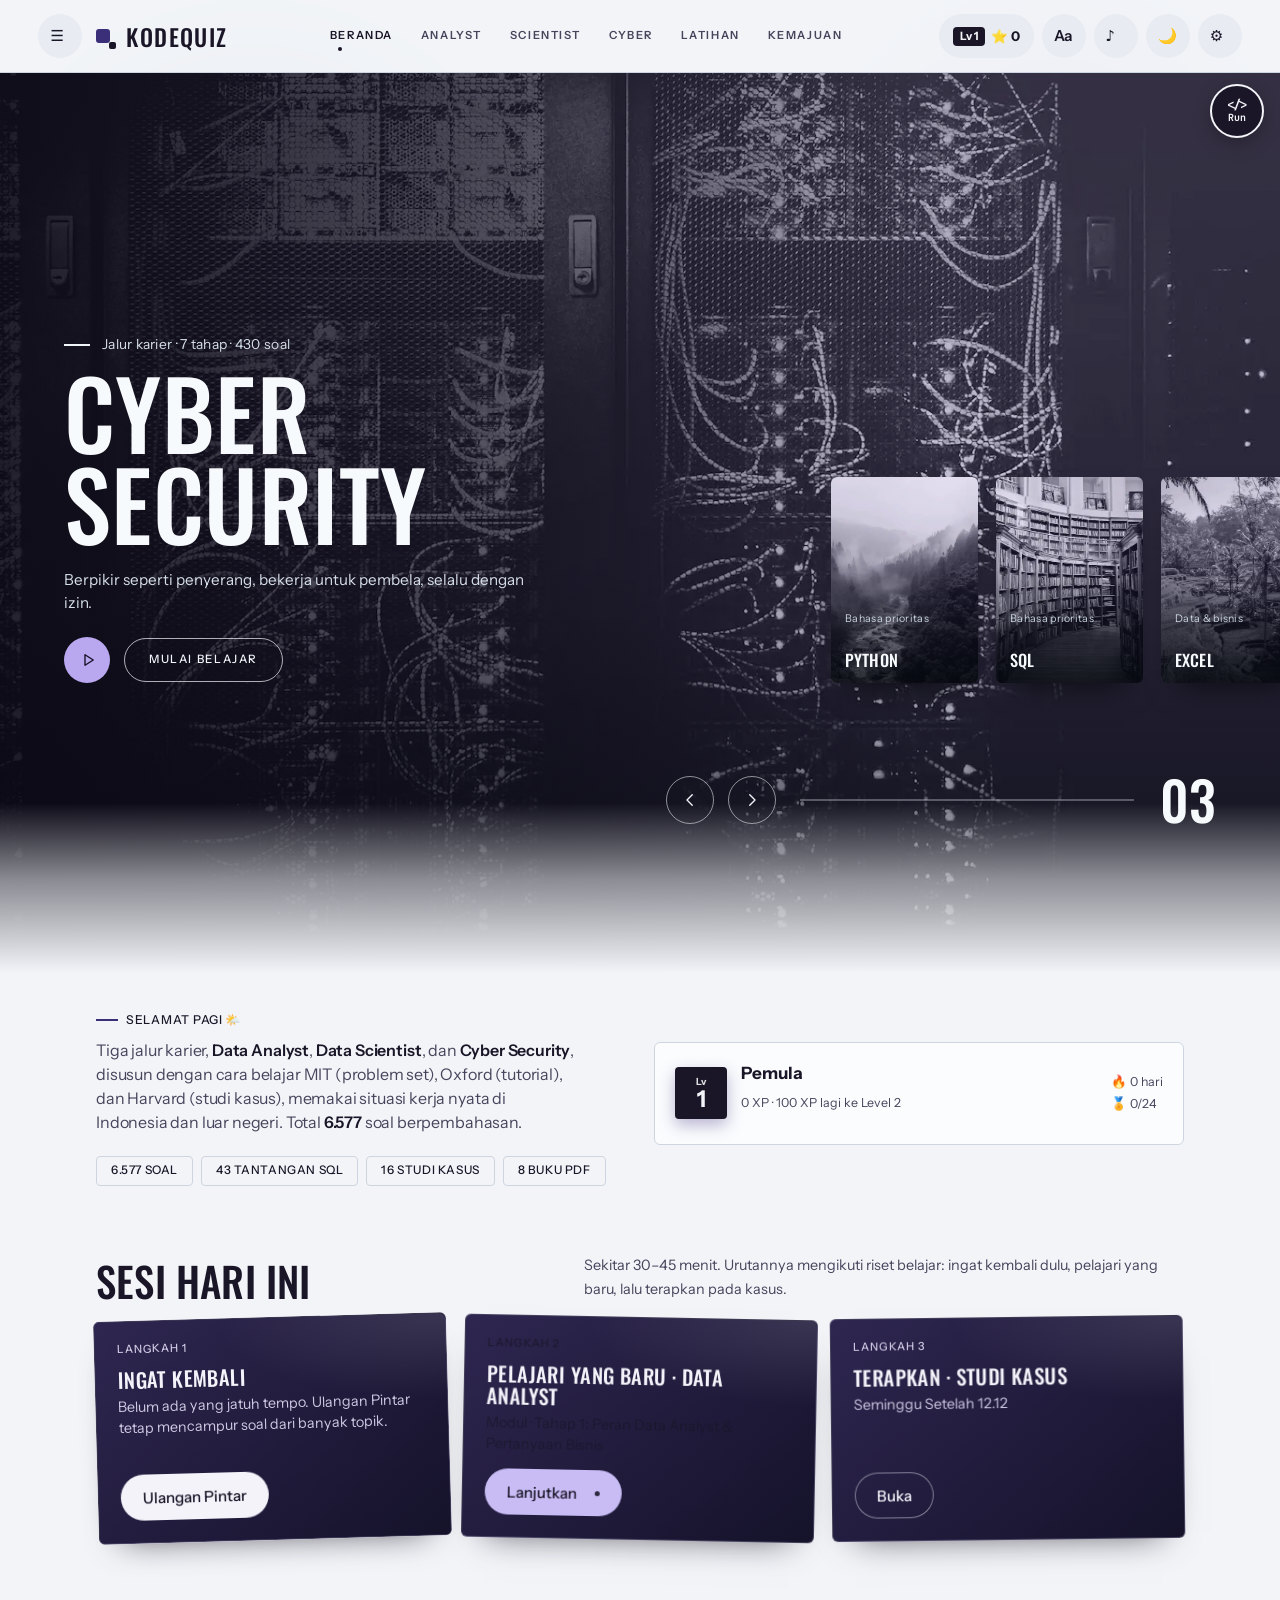
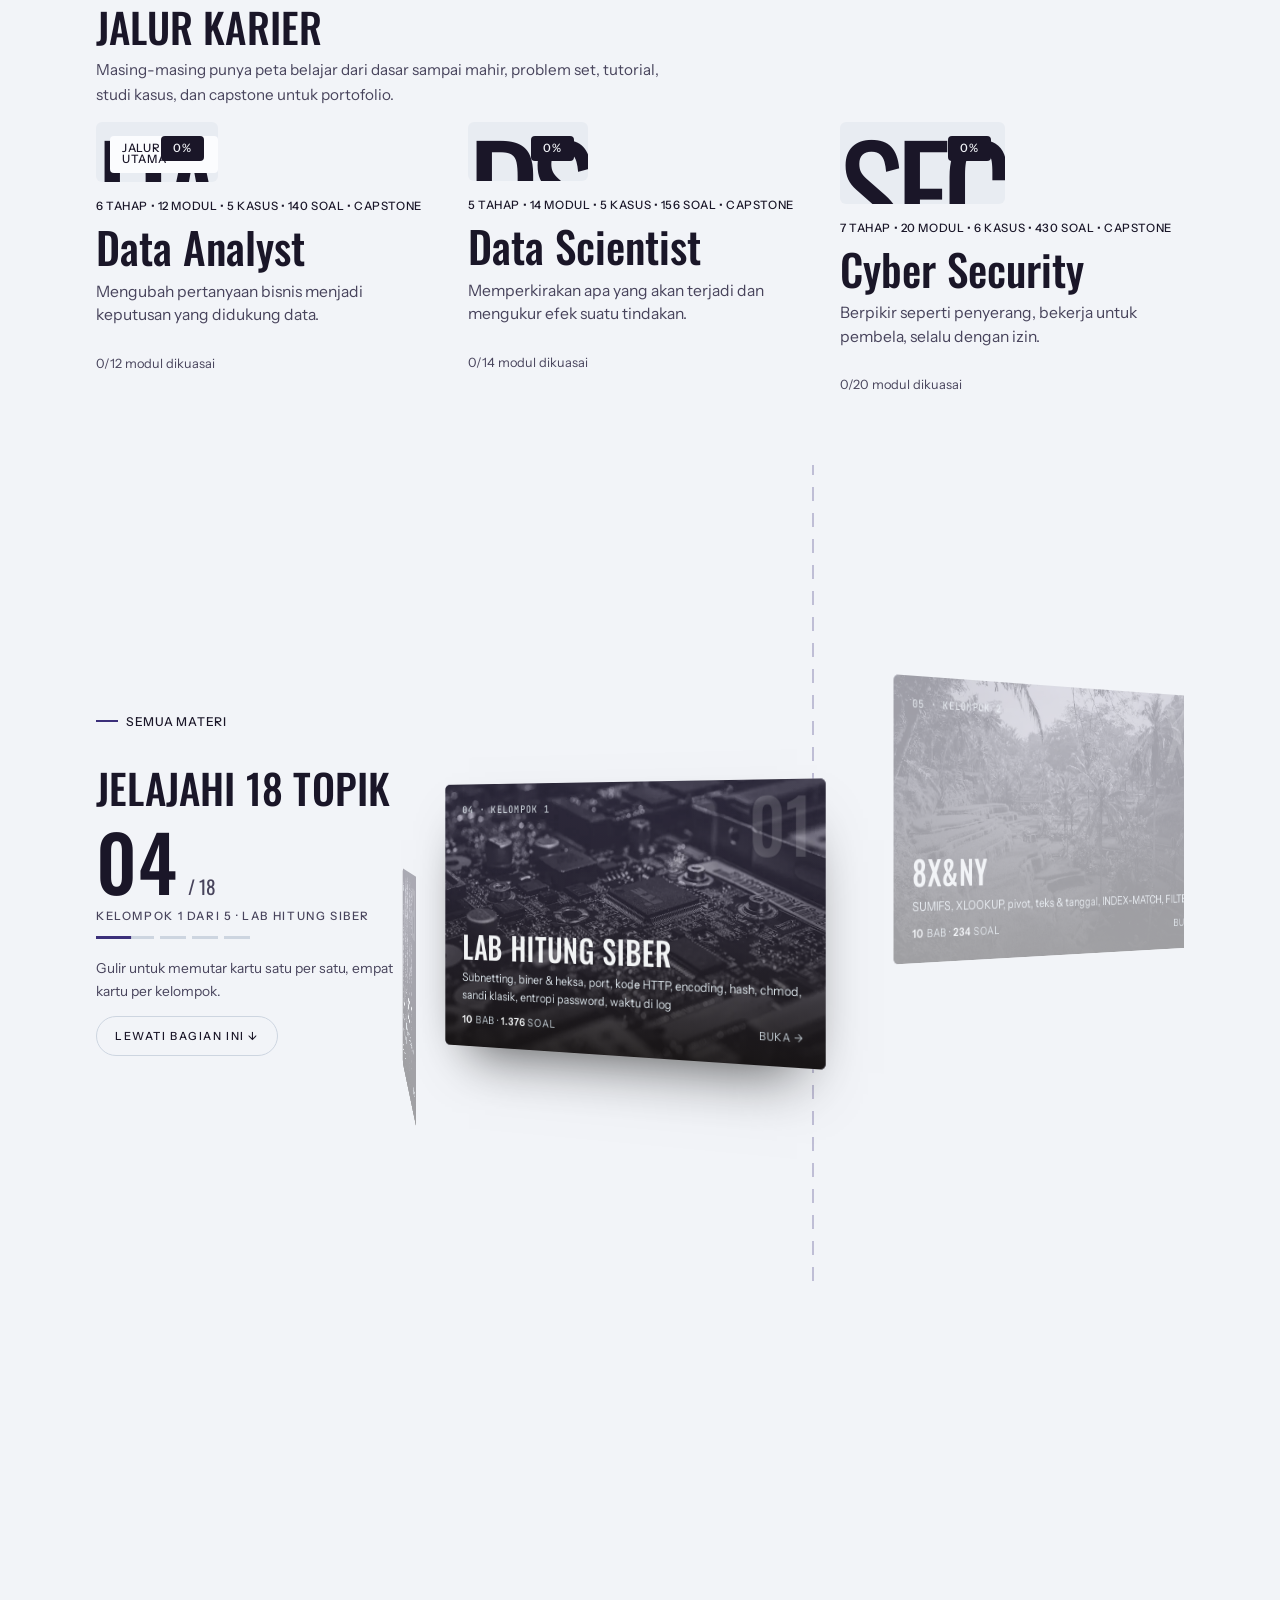
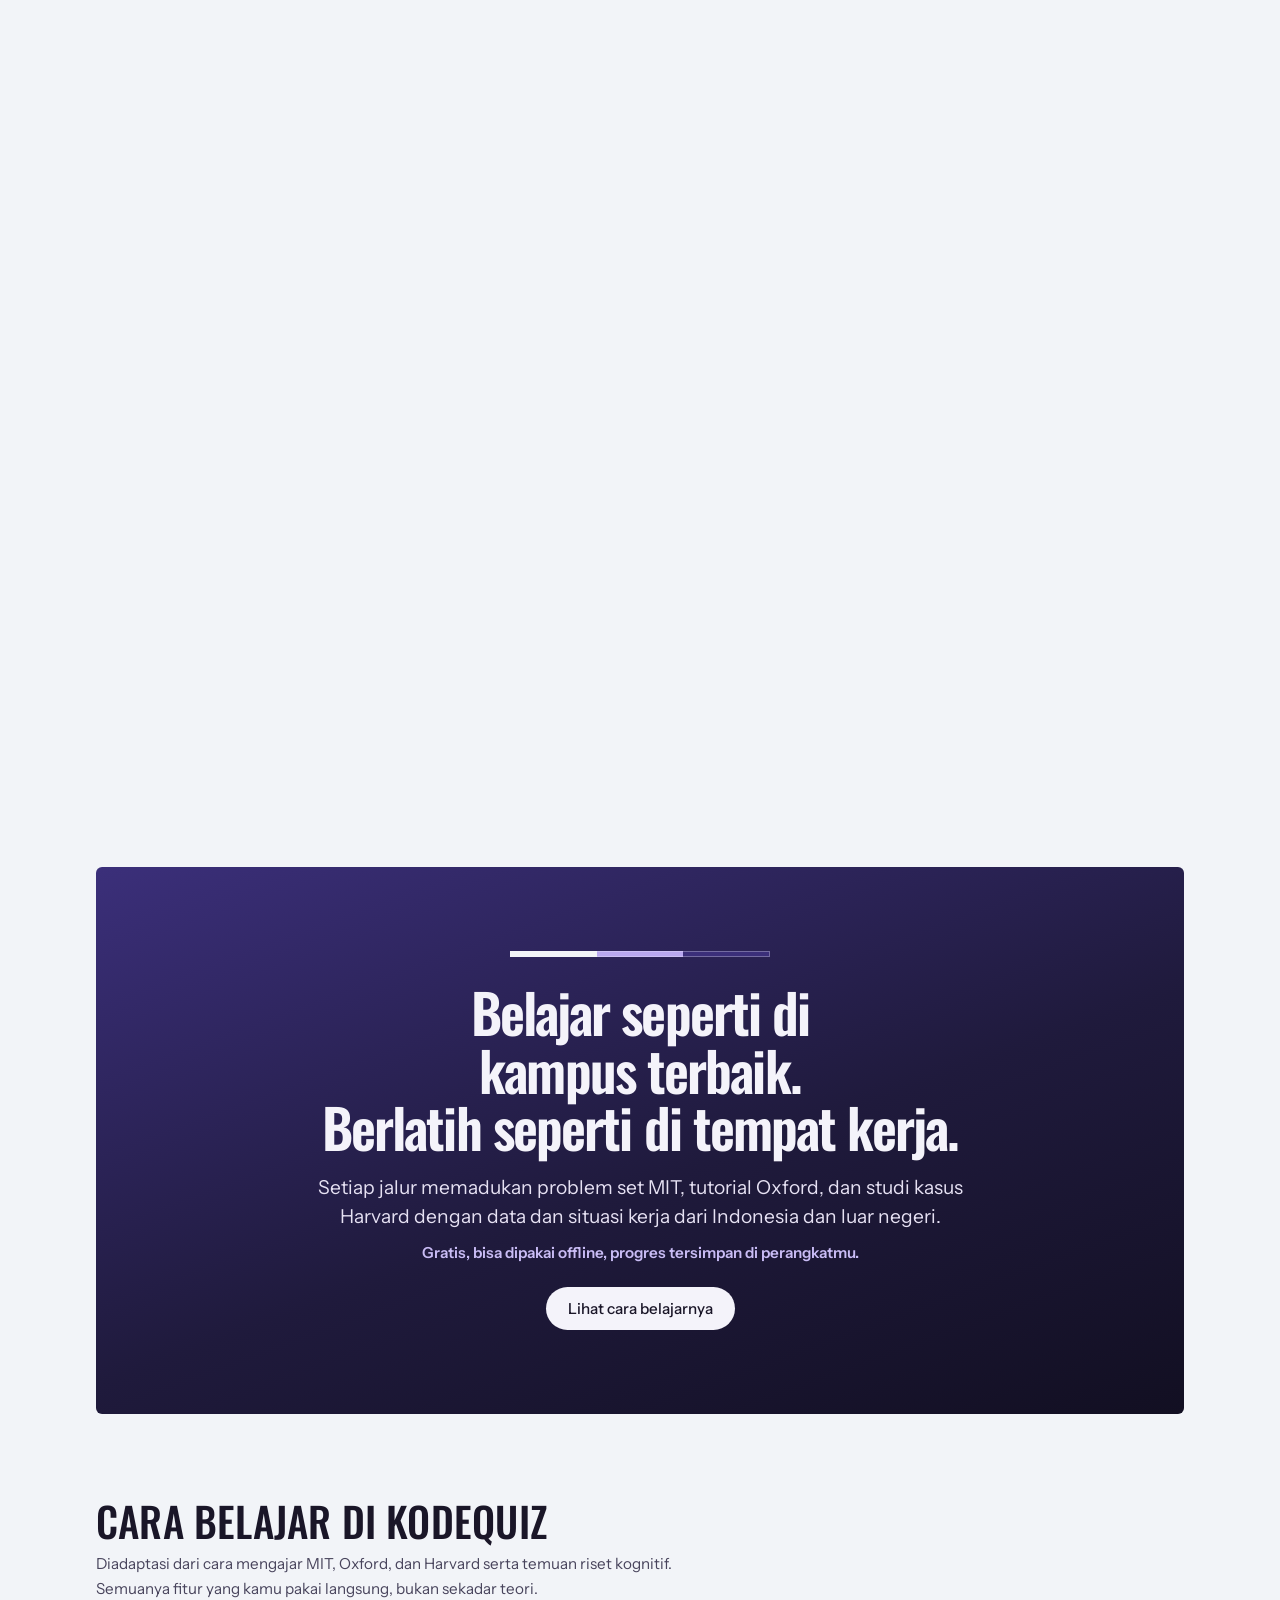
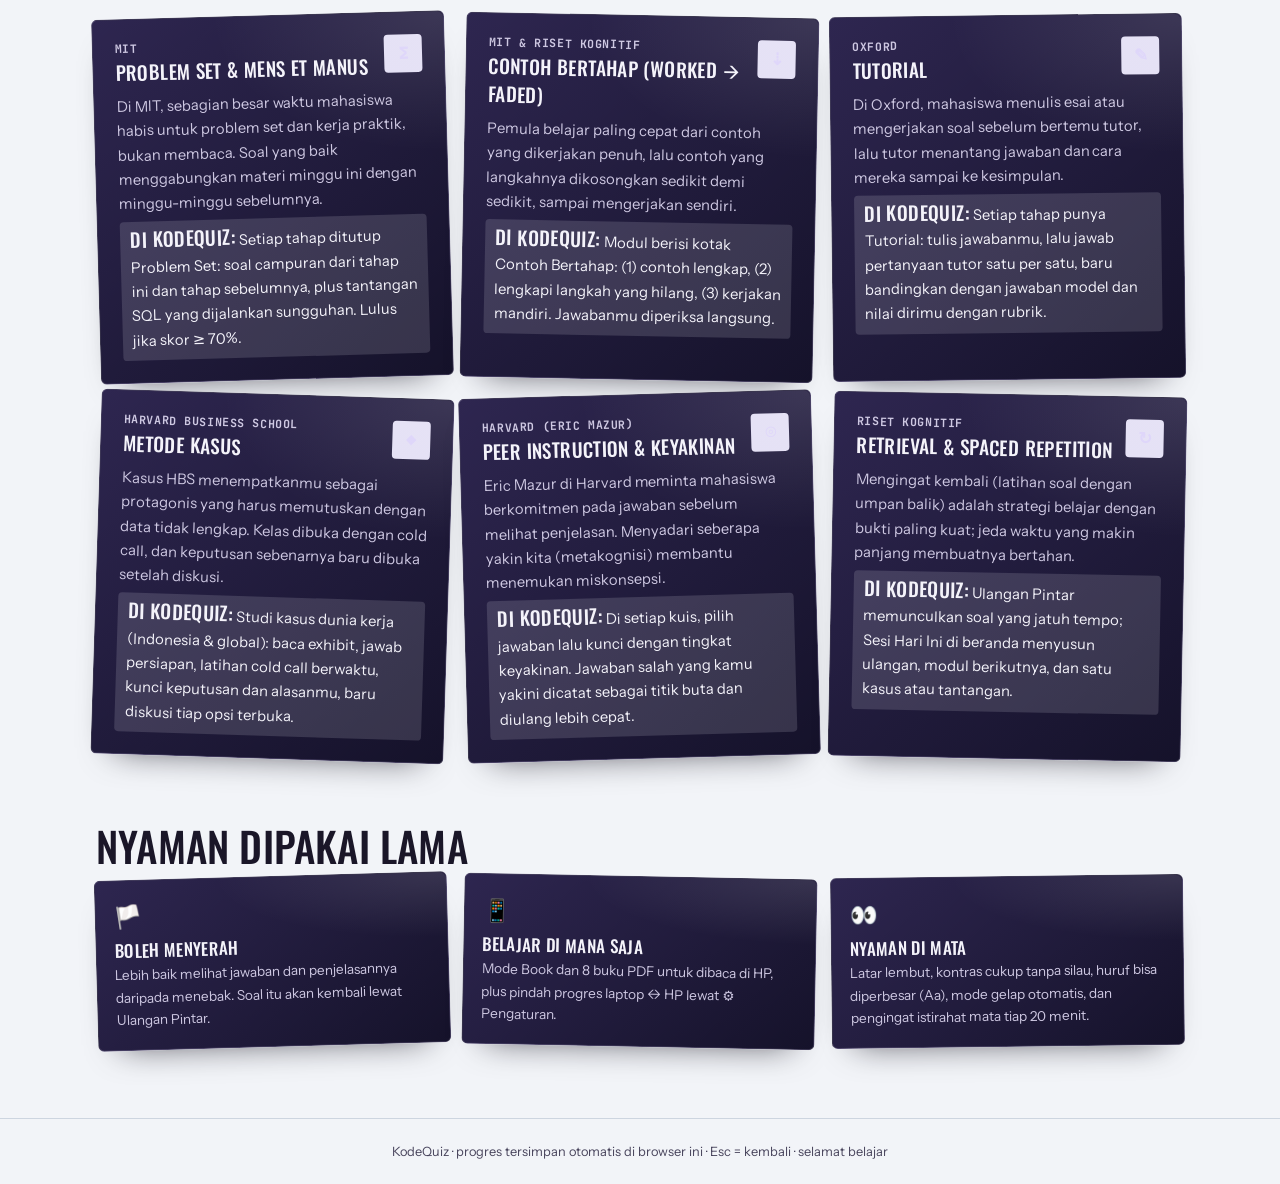
<file: index.html>
<!DOCTYPE html>
<html lang="id">
<head>
<meta charset="UTF-8">
<meta name="viewport" content="width=device-width, initial-scale=1">
<meta name="color-scheme" content="light dark">
<meta name="description" content="Jalur belajar Data Analyst, Data Scientist, dan Cyber Security (hacker etis) dengan problem set ala MIT, tutorial ala Oxford, dan studi kasus ala Harvard dari dunia kerja Indonesia dan global. 2.000+ soal berpembahasan, Lab SQL, bisa offline.">
<meta name="theme-color" content="#F2F4F8" media="(prefers-color-scheme: light)">
<meta name="theme-color" content="#120F22" media="(prefers-color-scheme: dark)">
<link rel="manifest" href="manifest.webmanifest">
<link rel="apple-touch-icon" href="ikon/ikon-192.png">
<title>KodeQuiz — Jalur Data Analyst, Data Scientist & Cyber Security</title>
<link rel="icon" href="ikon/ikon.svg" type="image/svg+xml">
<link rel="preconnect" href="https://fonts.googleapis.com">
<link rel="preconnect" href="https://fonts.gstatic.com" crossorigin>
<link href="https://fonts.googleapis.com/css2?family=Instrument+Sans:wght@400..700&family=Oswald:wght@400..600&family=JetBrains+Mono:wght@500;700&display=swap" rel="stylesheet">
<link rel="stylesheet" href="css/style.css">
<link rel="stylesheet" href="atelier/atelier.css">
<link rel="stylesheet" href="atelier/theme.css">
<link rel="stylesheet" href="jalur/jalur.css">
<link rel="stylesheet" href="atelier/belajar.css">
<link rel="stylesheet" href="atelier/belula.css">
<link rel="stylesheet" href="atelier/panggung.css">
<link rel="stylesheet" href="atelier/gerak.css">
<link rel="stylesheet" href="atelier/heliks.css">
<link rel="stylesheet" href="atelier/kartu.css">
<link rel="stylesheet" href="atelier/latar.css">
<link rel="stylesheet" href="css/runner.css">
<script src="atelier/theme.js"></script>
<script src="atelier/latar.js"></script>
<script src="atelier/atelier.js"></script>
<script defer src="atelier/nyaman.js"></script>
<script defer src="atelier/musik.js"></script>
<script defer src="atelier/gerak.js"></script>
</head>
<body>

<header class="topbar">
  <div class="topbar-kiri">
    <button class="nav-btn ikon" id="btn-menu" title="Menu & cari (Ctrl+K)" aria-label="Buka menu dan pencarian" aria-haspopup="dialog">☰</button>
    <button class="nav-btn tersembunyi" id="btn-nav-kembali" title="Kembali (Esc)">←<span class="nav-label"> Kembali</span></button>
    <button class="nav-btn tersembunyi" id="btn-nav-beranda" title="Ke beranda">🏠<span class="nav-label"> Beranda</span></button>
    <button class="logo" id="logo" title="Beranda"><i class="logo-tanda" aria-hidden="true"></i>Kode<span>Quiz</span></button>
  </div>
  <nav class="nav-utama" aria-label="Navigasi utama">
    <button data-tab="beranda">Beranda</button>
    <button data-tab="da"><span class="nav-panjang">Data </span>Analyst</button>
    <button data-tab="ds"><span class="nav-panjang">Data </span>Scientist</button>
    <button data-tab="cyber">Cyber<span class="nav-panjang"> Security</span></button>
    <button data-tab="latihan">Latihan</button>
    <button data-tab="kemajuan">Kemajuan</button>
  </nav>
  <div class="topbar-stat">
    <div class="pil pil-xp" id="pil-xp" title="Level & total XP"><span class="pil-lv">Lv <b id="stat-level">1</b></span><span class="pil-xp-angka">⭐ <b id="stat-xp">0</b></span></div>
    <div class="pil" title="Hari berturut-turut belajar">🔥 <b id="stat-streak">0</b></div>
    <button class="nav-btn ikon" id="btn-tema" title="Ganti tema">🌙</button>
    <button class="nav-btn ikon" id="btn-atur" title="Pengaturan: suara, efek, pindah progres">⚙️</button>
  </div>
</header>

<main>

<!-- ============ BERANDA ============ -->
<section id="layar-beranda" class="layar">
  <section class="panggung" id="panggung" aria-label="Jalur karier dan topik inti"></section>
  <div class="hero hero-ringkas">
    <div class="hero-baris">
      <div>
        <p class="eyebrow" id="sapaan">Halo</p>
        <p class="hero-sub">Tiga jalur karier, <b>Data Analyst</b>, <b>Data Scientist</b>, dan <b>Cyber Security</b>, disusun dengan cara belajar MIT (problem set), Oxford (tutorial), dan Harvard (studi kasus), memakai situasi kerja nyata di Indonesia dan luar negeri. Total <b id="stat-total">0</b> soal berpembahasan.</p>
        <div class="statistik" id="hero-chip" aria-label="Isi KodeQuiz"></div>
      </div>
      <div class="level-kartu" id="level-kartu"></div>
    </div>
  </div>

  <section class="blok" aria-labelledby="sesi-judul">
    <div class="sesi-kepala">
      <h2 class="sec-judul" id="sesi-judul">Sesi hari ini</h2>
      <p class="sec-sub">Sekitar 30–45 menit. Urutannya mengikuti riset belajar: ingat kembali dulu, pelajari yang baru, lalu terapkan pada kasus.</p>
    </div>
    <div class="sesi-grid">
      <div class="sesi-item">
        <span class="sesi-no">1</span>
        <div class="sesi-teks"><b>Ingat kembali</b><small id="sesi-ulang-ket">Soal yang jatuh tempo dan titik buta muncul lebih dulu.</small></div>
        <button class="btn btn-hijau" id="btn-ulang">Ulangan Pintar<span id="badge-ulang" class="badge tersembunyi"></span></button>
      </div>
      <div class="sesi-item" id="sesi-2"></div>
      <div class="sesi-item" id="sesi-3"></div>
    </div>
  </section>

  <section class="blok blok-goresan" aria-labelledby="jalur-judul">
    <svg class="goresan" viewBox="0 0 420 520" aria-hidden="true"><path d="M-40 40 C 150 40, 320 150, 330 290 C 338 420, 230 500, 120 470" fill="none" stroke="currentColor" stroke-width="26" stroke-linecap="round"/></svg>
    <h2 class="sec-judul" id="jalur-judul">Jalur karier</h2>
    <p class="sec-sub">Masing-masing punya peta belajar dari dasar sampai mahir, problem set, tutorial, studi kasus, dan capstone untuk portofolio.</p>
    <div class="jalur-kartu-grid" id="jalur-kartu"></div>
  </section>

  <section class="hx" id="heliks" aria-label="Jelajahi semua topik"></section>

  <section class="pernyataan" aria-label="Tentang KodeQuiz">
    <h2>Belajar seperti di kampus terbaik.<br>Berlatih seperti di tempat kerja.</h2>
    <p>Setiap jalur memadukan problem set MIT, tutorial Oxford, dan studi kasus Harvard dengan data dan situasi kerja dari Indonesia dan luar negeri.</p>
    <p class="pernyataan-aksen">Gratis, bisa dipakai offline, progres tersimpan di perangkatmu.</p>
    <button class="btn btn-terang" id="btn-ke-metode">Lihat cara belajarnya</button>
  </section>

  <section class="blok" aria-labelledby="metode-judul">
    <h2 class="sec-judul" id="metode-judul">Cara belajar di KodeQuiz</h2>
    <p class="sec-sub">Diadaptasi dari cara mengajar MIT, Oxford, dan Harvard serta temuan riset kognitif. Semuanya fitur yang kamu pakai langsung, bukan sekadar teori.</p>
    <div class="metode-grid" id="metode-grid"></div>
  </section>

  <div class="cara">
    <h2 class="sec-judul">Nyaman dipakai lama</h2>
    <div class="cara-grid">
      <div class="cara-item"><span class="cara-em">🏳️</span><b>Boleh menyerah</b><p>Lebih baik melihat jawaban dan penjelasannya daripada menebak. Soal itu akan kembali lewat Ulangan Pintar.</p></div>
      <div class="cara-item"><span class="cara-em">📱</span><b>Belajar di mana saja</b><p>Mode Book dan 8 buku PDF untuk dibaca di HP, plus pindah progres laptop ↔ HP lewat ⚙️ Pengaturan.</p></div>
      <div class="cara-item"><span class="cara-em">👀</span><b>Nyaman di mata</b><p>Latar lembut, kontras cukup tanpa silau, huruf bisa diperbesar (Aa), mode gelap otomatis, dan pengingat istirahat mata tiap 20 menit.</p></div>
    </div>
  </div>
</section>

<!-- ============ LATIHAN BEBAS ============ -->
<section id="layar-latihan" class="layar tersembunyi">
  <p class="eyebrow">Latihan bebas</p>
  <h2 class="set-h">Semua topik, alat praktik, dan kuis acak</h2>
  <p class="set-sub">Untuk memperkuat dasar di luar jalur: Excel, SQL, BI, statistik, ERP, karier, dan bahasa pemrograman.</p>
  <div class="kuis-acak">
    <div class="lingkup-wrap">
      <span class="lingkup-label">Kuis acak dari:</span>
      <button class="lingkup" data-lingkup="jalur">Jalur DA & DS</button>
      <button class="lingkup" data-lingkup="data">Data & Bisnis</button>
      <button class="lingkup" data-lingkup="karier">Karier</button>
      <button class="lingkup" data-lingkup="coding">Coding prioritas</button>
      <button class="lingkup" data-lingkup="opsional">Coding bukan prioritas</button>
      <button class="lingkup" data-lingkup="semua">Semua</button>
    </div>
    <button class="btn btn-utama btn-besar" id="btn-random">🎲 Kuis Acak — 10 Soal <small class="btn-ket" id="random-sisa"></small></button>
  </div>

  <div class="fitur-grid">
    <button class="fitur fitur-utama" id="fitur-lab">
      <span class="fitur-label">Gaya tes interview</span>
      <b class="fitur-judul">🧪 Lab SQL</b>
      <p>Tantangan bercerita dari situasi kerja: skema, hasil yang diharapkan, 3 petunjuk bertahap, lalu <b>Jalankan</b> dan <b>Kumpulkan</b>. Jalan offline.</p>
      <div class="mini-bar"><div id="fitur-lab-prog"></div></div>
      <small id="fitur-lab-ket"></small>
    </button>
    <button class="fitur fitur-utama" id="fitur-pylab">
      <span class="fitur-label">Coding test Python &amp; Odoo</span>
      <b class="fitur-judul">🐍 Lab Coding Test</b>
      <p>Tulis fungsi Python sungguhan, dinilai otomatis dengan tes tersembunyi. Ada logika bisnis ala Odoo, otomasi data, dan <b>simulasi tes 60 menit</b>.</p>
      <div class="mini-bar"><div id="fitur-pylab-prog"></div></div>
      <small id="fitur-pylab-ket"></small>
    </button>
    <button class="fitur fitur-utama fitur-buku" id="fitur-buku">
      <span class="fitur-label">Book</span>
      <b class="fitur-judul">📖 Belajar tanpa laptop</b>
      <p><b>8 buku PDF</b> (termasuk Jalur Data Analyst & Data Scientist) dan versi per bab yang soalnya bisa diketuk, termasuk modul jalur DA & DS.</p>
      <div class="mini-bar"><div id="fitur-buku-prog"></div></div>
      <small id="fitur-buku-ket"></small>
    </button>
    <button class="fitur" id="fitur-proyek">
      <b class="fitur-judul">🚀 Proyek SalesKu</b>
      <p>Bangun dashboard penjualan dari file kosong; setiap langkah dicek otomatis.</p>
      <div class="mini-bar"><div id="fitur-proyek-prog"></div></div>
      <small id="fitur-proyek-ket"></small>
    </button>
    <button class="fitur" id="fitur-rencana">
      <b class="fitur-judul">🗓️ Rencana 6 Minggu</b>
      <p>Excel, SQL, proyek, portofolio, CV, sampai melamar.</p>
      <div class="mini-bar"><div id="fitur-rencana-prog"></div></div>
      <small id="fitur-rencana-ket"></small>
    </button>
  </div>

  <div id="grup-topik"></div>
</section>

<!-- ============ KEMAJUAN ============ -->
<section id="layar-kemajuan" class="layar tersembunyi">
  <p class="eyebrow">Kemajuan</p>
  <h2 class="set-h">Rapor belajarmu</h2>
  <p class="set-sub">Semua dihitung dari aktivitasmu di perangkat ini. Pindahkan ke perangkat lain lewat ⚙️ Pengaturan.</p>
  <div id="kemajuan-isi"></div>
  <section class="lencana-wrap">
    <h2 class="sec-judul">🏅 Lencana <span class="chip-kecil" id="lencana-hitung"></span></h2>
    <p class="sec-sub">Kumpulkan dengan belajar konsisten. Setiap lencana baru dirayakan 🎉</p>
    <div class="lencana-grid" id="lencana-grid"></div>
  </section>
</section>

<!-- ============ JALUR KARIER (Data Analyst / Data Scientist) ============ -->
<section id="layar-jalur" class="layar tersembunyi"><div id="jalur-isi"></div></section>

<!-- ============ STUDI KASUS (metode kasus Harvard) ============ -->
<section id="layar-kasus" class="layar tersembunyi"><div id="kasus-isi"></div></section>

<!-- ============ TUTORIAL (sistem tutorial Oxford) ============ -->
<section id="layar-tutorial" class="layar tersembunyi"><div id="tutorial-isi"></div></section>

<!-- ============ TOPIK (daftar bab) ============ -->
<section id="layar-topik" class="layar tersembunyi">
  <div class="topik-head">
    <span id="topik-ikon" class="kartu-ikon besar"></span>
    <div><h2 class="set-h" id="topik-judul">Topik</h2><p class="set-sub" id="topik-sub"></p></div>
  </div>
  <div id="topik-prio"></div>
  <button class="unduh-kotak kotak-buku" id="btn-topik-buku">📖 <span><b>Baca topik ini sebagai buku</b><small>Materi + Uji Diri dalam mode baca yang nyaman di HP.</small></span></button>
  <a id="topik-unduh" class="unduh-kotak tersembunyi" href="latihan/latihan-excel-penjualan.xlsx" download>
    📥 <span><b>Unduh file latihan Excel</b><small>Dataset penjualan + tugas praktik per bab (.xlsx). Kerjakan di Excel/Google Sheets sambil belajar.</small></span>
  </a>
  <div id="daftar-bab" class="daftar-bab"></div>
  <div class="topik-latihan">
    <p>Sudah selesai semua bab? Uji pemahaman menyeluruh:</p>
    <button class="btn btn-garis" id="btn-latihan-topik">Latihan Campuran Topik Ini (20 soal)</button>
  </div>
</section>

<!-- ============ MATERI ============ -->
<section id="layar-materi" class="layar tersembunyi">
  <p class="eyebrow" id="materi-eyebrow"></p>
  <h2 class="materi-judul" id="materi-judul"></h2>
  <article class="materi-kotak" id="materi-isi"></article>
  <div class="materi-aksi">
    <button class="btn btn-garis" id="btn-materi-prev">← Bab sebelumnya</button>
    <button class="btn btn-utama btn-besar" id="btn-mulai-bab">Saya paham, lanjut ke soal →</button>
    <button class="btn btn-garis" id="btn-materi-next">Bab berikutnya →</button>
  </div>
</section>

<!-- ============ KUIS ============ -->
<!-- Materi bab muncul sebelum soal dari bab yang belum dibaca (dan lewat tombol 📖 Materi) -->
<dialog id="dlg-materi" class="dlg-materi" aria-labelledby="dlg-materi-judul">
  <p class="eyebrow" id="dlg-materi-eyebrow"></p>
  <h2 class="materi-judul" id="dlg-materi-judul"></h2>
  <p class="dlg-materi-ket" id="dlg-materi-ket"></p>
  <article class="materi-kotak" id="dlg-materi-isi"></article>
  <div class="materi-aksi"><button class="btn btn-utama btn-besar" id="btn-dlg-paham">Saya paham, kerjakan soal →</button></div>
</dialog>

<section id="layar-kuis" class="layar tersembunyi">
  <div class="kuis-head">
    <span><span class="chip" id="kuis-topik">Excel</span> <span class="kuis-lv" id="kuis-level">Dasar</span> <span class="combo" id="combo" aria-live="polite"></span></span>
    <span class="kuis-kanan">
      <span id="kuis-progres" class="kuis-prog">1 / 10</span>
      <button class="btn-keluar" id="btn-kuis-materi" title="Baca materi bab soal ini">📖 Materi</button>
      <button class="btn-keluar" id="btn-keluar" title="Keluar dari kuis">✕ Keluar</button>
    </span>
  </div>
  <div class="bar"><div class="bar-isi" id="bar-isi"></div></div>
  <div class="kartu-soal" id="kartu-soal">
    <div id="kuis-data" class="kuis-data tersembunyi"></div>
    <h2 class="pertanyaan" id="kuis-pertanyaan"></h2>
    <pre class="kode-soal tersembunyi" id="kuis-kode"></pre>
    <div id="kuis-jawaban"></div>
    <div id="kuis-yakin" class="kuis-yakin tersembunyi" role="group" aria-label="Kunci jawaban dengan tingkat keyakinan">
      <span class="yakin-tanya">Kunci jawabanmu. Seberapa yakin?</span>
      <button class="btn-yakin" data-y="yakin">Yakin <kbd>Y</kbd></button>
      <button class="btn-yakin" data-y="ragu">Ragu <kbd>R</kbd></button>
      <button class="btn-yakin" data-y="tebak">Menebak <kbd>T</kbd></button>
    </div>
    <div class="kuis-bantuan" id="kuis-bantuan">
      <button class="btn-bantuan" id="btn-petunjuk" title="Pintasan: H">💡 Petunjuk</button>
      <button class="btn-bantuan" id="btn-menyerah">🏳️ Menyerah, lihat jawaban</button>
      <span class="pintasan">Pintasan: 1–4 pilih · Y/R/T kunci · H petunjuk · Enter lanjut</span>
    </div>
    <div id="kuis-feedback" class="feedback tersembunyi"></div>
    <button class="btn btn-utama tersembunyi" id="btn-lanjut">Lanjut →</button>
  </div>
</section>

<!-- ============ HASIL ============ -->
<section id="layar-hasil" class="layar tersembunyi">
  <div class="hasil-kotak" id="hasil-kotak">
    <div class="hasil-sinar" aria-hidden="true"></div>
    <div class="hasil-medali" id="hasil-medali" aria-hidden="true">🏆</div>
    <p class="hasil-judul" id="hasil-judul">Sempurna!</p>
    <div class="hasil-bintang" id="hasil-bintang" role="img"></div>
    <div class="hasil-cincin">
      <svg viewBox="0 0 120 120" aria-hidden="true"><circle class="cincin-latar" cx="60" cy="60" r="52"/><circle class="cincin-isi" id="cincin-isi" cx="60" cy="60" r="52"/></svg>
      <div class="cincin-teks"><b id="hasil-persen">0%</b><small>skor</small></div>
    </div>
    <div class="hasil-chip" id="hasil-chip"></div>
    <div id="hasil-ekstra"></div>
    <p id="hasil-pesan" class="hasil-pesan"></p>
    <div class="hasil-level" id="hasil-level"></div>
    <div class="hasil-aksi">
      <button class="btn btn-utama" id="btn-ulangi-salah">Ulangi Soal yang Salah</button>
      <button class="btn btn-garis" id="btn-hasil-kembali">← Kembali</button>
      <button class="btn btn-garis" id="btn-hasil-beranda">🏠 Beranda</button>
    </div>
  </div>
  <div id="hasil-salah"></div>
</section>

<!-- ============ PROYEK: daftar langkah ============ -->
<section id="layar-proyek" class="layar tersembunyi">
  <p class="eyebrow">🚀 Belajar dari Awal</p>
  <h2 class="set-h" id="proyek-judul"></h2>
  <p class="set-sub" id="proyek-ringkas"></p>
  <div class="proyek-cara">
    <div><b>1. Baca</b><span>penjelasan & kode langkah itu</span></div>
    <div><b>2. Ketik</b><span>sendiri di editor (tanpa copy-paste)</span></div>
    <div><b>3. Bandingkan</b><span>"Hasil kamu" dengan "Target"</span></div>
    <div><b>4. Cek</b><span>otomatis → lanjut langkah berikutnya</span></div>
  </div>
  <div class="prog-baris"><div class="mini-bar besar"><div id="proyek-progres-isi"></div></div><span id="proyek-progres-teks"></span></div>
  <button class="btn btn-utama btn-besar" id="btn-proyek-lanjut">Mulai →</button>
  <div class="proyek-selesai tersembunyi" id="proyek-selesai">
    <h3>🎉 Proyekmu selesai! Saatnya dipublikasikan</h3>
    <p>Unduh ketiga file, simpan dalam satu folder <code>salesku/</code>, lalu:</p>
    <ol>
      <li><b>GitHub:</b> buat repository baru → <i>Add file → Upload files</i> → seret ketiga file → <i>Commit</i>.</li>
      <li><b>Netlify:</b> <i>Add new site → Deploy manually</i> → seret folder <code>salesku/</code>. Atau sambungkan ke repo GitHub agar otomatis update.</li>
      <li>Taruh link-nya di CV & portofolio: <i>"SalesKu — dashboard penjualan (HTML, CSS, JavaScript)"</i>.</li>
    </ol>
    <div class="unduh-baris">
      <button class="btn btn-garis" data-unduh="html">📄 index.html</button>
      <button class="btn btn-garis" data-unduh="css">🎨 style.css</button>
      <button class="btn btn-garis" data-unduh="js">⚙️ app.js</button>
      <button class="btn btn-garis" data-unduh="">📦 Versi 1 file</button>
    </div>
  </div>
  <h3 class="sec-judul">Semua langkah</h3>
  <div id="daftar-langkah" class="daftar-bab"></div>
  <div class="topik-latihan">
    <p>Ingin menyimpan kodemu kapan saja?</p>
    <div class="unduh-baris">
      <button class="btn btn-garis" data-unduh="html">📄 index.html</button>
      <button class="btn btn-garis" data-unduh="css">🎨 style.css</button>
      <button class="btn btn-garis" data-unduh="js">⚙️ app.js</button>
      <button class="btn btn-garis btn-bahaya-garis" id="btn-reset-proyek">↺ Mulai ulang proyek</button>
    </div>
  </div>
</section>

<!-- ============ PROYEK: satu langkah ============ -->
<section id="layar-langkah" class="layar tersembunyi">
  <div class="langkah-atas">
    <div>
      <p class="eyebrow" id="langkah-eyebrow"></p>
      <h2 class="materi-judul" id="langkah-judul"></h2>
    </div>
    <button class="btn btn-garis btn-kecil" id="btn-proyek-daftar">☰ Daftar langkah</button>
  </div>
  <div class="bar tipis"><div class="bar-isi" id="langkah-bar"></div></div>

  <div class="langkah-grid">
    <!-- kiri: materi -->
    <div class="langkah-kiri">
      <div class="materi-kotak">
        <p class="tujuan"><b>🎯 Tujuan:</b> <span id="langkah-tujuan"></span></p>
        <div id="langkah-penjelasan"></div>
        <div class="catatan" id="langkah-konsep"><b>🔗 Hubungannya dengan Excel/SQL:</b> <span id="langkah-konsep-isi"></span></div>
      </div>
      <h3 class="sub-judul">✍️ Ketik kode ini</h3>
      <div id="langkah-instruksi"></div>
      <div class="harapan"><b>👀 Seharusnya tampil:</b> <span id="langkah-harapan"></span></div>
    </div>

    <!-- kanan: editor, cek, pratinjau -->
    <div class="langkah-kanan">
      <div class="editor">
        <div class="editor-tab">
          <button class="tab-file" data-file="html">index.html</button>
          <button class="tab-file" data-file="css">style.css</button>
          <button class="tab-file" data-file="js">app.js</button>
        </div>
        <div class="editor-badan">
          <pre class="editor-nomor" id="editor-nomor" aria-hidden="true">1</pre>
          <textarea id="editor-teks" spellcheck="false" autocapitalize="off" autocomplete="off" aria-label="Editor kode"></textarea>
        </div>
      </div>
      <div class="aksi-langkah">
        <button class="btn btn-utama" id="btn-cek">▶ Cek kodeku</button>
        <button class="btn-bantuan" id="btn-petunjuk-langkah">💡 Petunjuk</button>
        <button class="btn-bantuan" id="btn-jawaban-langkah">🏳️ Lihat kode jawaban</button>
        <span class="pintasan">Ctrl+Enter = cek</span>
      </div>
      <div id="hasil-cek" class="hasil-cek"></div>
      <div class="panel-lulus tersembunyi" id="panel-lulus">
        <span class="lulus-emoji">🎉</span>
        <div><b>Lulus!</b> <span id="lulus-teks"></span></div>
        <button class="btn btn-hijau" id="btn-lulus-lanjut">Lanjut →</button>
      </div>

      <div class="pratinjau">
        <div class="pratinjau-tab">
          <button class="tab-pratinjau" data-tab="kamu">👁️ Hasil kamu</button>
          <button class="tab-pratinjau" data-tab="target">🎯 Target</button>
          <button class="tab-pratinjau" data-tab="konsol">› Console <span id="badge-konsol" class="badge-kecil"></span></button>
          <span class="pratinjau-alat">
            <button class="btn-mini" id="btn-muat-ulang" title="Muat ulang pratinjau">↻ Muat ulang</button>
            <button class="btn-mini" id="btn-hapus-simpanan" title="Hapus data localStorage proyek">🗑 Hapus data tersimpan</button>
          </span>
        </div>
        <p class="pratinjau-ket" id="pratinjau-ket"></p>
        <iframe id="frame-kamu" class="frame" title="Hasil kodemu"></iframe>
        <iframe id="frame-target" class="frame tersembunyi" title="Target tampilan"></iframe>
        <div id="konsol" class="konsol tersembunyi"></div>
      </div>
    </div>
  </div>

  <div class="langkah-nav">
    <button class="btn btn-garis" id="btn-langkah-prev">← Langkah sebelumnya</button>
    <button class="btn btn-utama" id="btn-langkah-next" disabled>Langkah berikutnya →</button>
  </div>
  <iframe id="frame-tes" class="frame-tes" title="Pengecekan otomatis" aria-hidden="true" tabindex="-1"></iframe>
</section>

<!-- ============ LAB SQL (format tes interview bercerita) ============ -->
<section id="layar-sqllab" class="layar tersembunyi">
  <div class="lab-kepala">
    <div>
      <p class="eyebrow">🧪 Lab SQL · <span id="lab-mesin">memuat mesin SQLite…</span></p>
      <h2 class="set-h">Tantangan SQL dunia kerja</h2>
    </div>
    <div class="lab-prog"><span id="lab-progres"></span><div class="mini-bar"><div id="lab-prog-isi"></div></div></div>
  </div>
  <div class="lab-filter" id="lab-filter" role="group" aria-label="Saring tantangan"></div>
  <div class="lab-nav" id="lab-nav"></div>
  <div class="lab-grid">
    <div class="lab-kiri">
      <div class="lab-tab" role="tablist">
        <button class="lab-tab-btn aktif" role="tab" data-panel="tantangan">Tantangan</button>
        <button class="lab-tab-btn" role="tab" data-panel="solusi">Solusi</button>
        <button class="lab-tab-btn" role="tab" data-panel="riwayat">Riwayat <span id="lab-riwayat-n" class="chip-kecil"></span></button>
      </div>
      <div class="lab-panel materi-kotak" id="lab-panel-tantangan">
        <div class="lab-atas">
          <span class="lab-posisi" id="lab-posisi"></span>
          <span><button class="btn-mini" id="btn-lab-prev" aria-label="Tantangan sebelumnya">‹</button> <button class="btn-mini" id="btn-lab-next" aria-label="Tantangan berikutnya">›</button></span>
        </div>
        <h3 class="lab-judul" id="lab-judul"></h3>
        <div class="lab-label" id="lab-label"></div>
        <div class="lab-cerita" id="lab-cerita"></div>
        <h4 class="lab-sub">Tugas</h4>
        <p id="lab-soal"></p>
        <details class="lab-lipat"><summary>Skema database <span class="chip-kecil" id="lab-skema-n"></span></summary><div id="lab-tabel"></div></details>
        <details class="lab-lipat"><summary>Hasil yang diharapkan</summary><div id="lab-harap"></div></details>
        <details class="lab-lipat" id="lab-bantuan"><summary>Bantuan · <span id="lab-bantuan-n"></span></summary><div id="lab-petunjuk-isi"></div></details>
      </div>
      <div class="lab-panel materi-kotak tersembunyi" id="lab-panel-solusi"></div>
      <div class="lab-panel materi-kotak tersembunyi" id="lab-panel-riwayat"></div>
    </div>
    <div class="lab-kanan">
      <div class="editor">
        <div class="editor-tab"><span class="tab-file aktif">query.sql</span><span class="editor-info"><button class="btn-mini" id="btn-lab-reset" title="Kosongkan editor">↺ Reset</button> <span id="lab-karakter">0 karakter</span></span></div>
        <textarea id="lab-query" class="lab-query" spellcheck="false" autocapitalize="off" placeholder="SELECT …" aria-label="Editor SQL"></textarea>
      </div>
      <div class="aksi-langkah">
        <button class="btn btn-garis" id="btn-lab-jalankan">▶ Jalankan</button>
        <button class="btn btn-utama" id="btn-lab-kumpul">✓ Kumpulkan jawaban</button>
        <span class="pintasan">Ctrl+Enter jalankan · Ctrl+Shift+Enter kumpulkan</span>
      </div>
      <div id="lab-status" class="lab-status tersembunyi"></div>
      <div id="lab-hasil" class="lab-hasil"></div>
    </div>
  </div>
</section>

<!-- ============ LAB CODING TEST PYTHON & STUDI KASUS KODING (js/fitur/py-lab.js) ============ -->
<section id="layar-pylab" class="layar tersembunyi">
  <div class="lab-kepala">
    <div>
      <p class="eyebrow" id="pl-eyebrow">🐍 Lab Coding Test</p>
      <h2 class="set-h" id="pl-h">Tantangan Python dunia kerja</h2>
    </div>
    <div class="lab-prog"><span id="pl-progres"></span><div class="mini-bar"><div id="pl-prog-isi"></div></div></div>
  </div>
  <div class="lab-filter" id="pl-filter" role="group" aria-label="Saring tantangan"></div>
  <div id="pl-sim" class="pl-sim tersembunyi" role="status"></div>
  <div class="lab-nav" id="pl-nav"></div>
  <div class="lab-grid">
    <div class="lab-kiri">
      <div class="lab-tab" role="tablist" id="pl-tabs">
        <button class="pl-tab-btn lab-tab-btn" role="tab" data-panel="contoh">Contoh terpandu</button>
        <button class="pl-tab-btn lab-tab-btn aktif" role="tab" data-panel="tantangan">Tugas</button>
        <button class="pl-tab-btn lab-tab-btn" role="tab" data-panel="solusi">Solusi</button>
        <button class="pl-tab-btn lab-tab-btn" role="tab" data-panel="riwayat">Riwayat <span id="pl-riwayat-n" class="chip-kecil"></span></button>
      </div>
      <div class="lab-panel materi-kotak tersembunyi" id="pl-panel-contoh"></div>
      <div class="lab-panel materi-kotak" id="pl-panel-tantangan">
        <div class="lab-atas">
          <span class="lab-posisi" id="pl-posisi"></span>
          <span><button class="btn-mini" id="btn-pl-prev" aria-label="Sebelumnya">‹</button> <button class="btn-mini" id="btn-pl-next" aria-label="Berikutnya">›</button></span>
        </div>
        <h3 class="lab-judul" id="pl-judul"></h3>
        <div class="lab-label" id="pl-label"></div>
        <div class="lab-cerita" id="pl-cerita"></div>
        <div id="pl-kosakata"></div>
        <h4 class="lab-sub">Tugas</h4>
        <p id="pl-soal"></p>
        <div id="pl-mudah"></div>
        <h4 class="lab-sub">Contoh</h4>
        <div id="pl-contoh"></div>
        <p class="kecil" id="pl-tes-ket"></p>
        <details class="lab-lipat" id="pl-bantuan"><summary>Bantuan · <span id="pl-bantuan-n"></span></summary><div id="pl-petunjuk-isi"></div></details>
      </div>
      <div class="lab-panel materi-kotak tersembunyi" id="pl-panel-solusi"></div>
      <div class="lab-panel materi-kotak tersembunyi" id="pl-panel-riwayat"></div>
    </div>
    <div class="lab-kanan">
      <div class="editor" id="pl-editor">
        <div class="editor-tab"><span class="tab-file aktif">solusi.py</span><span class="editor-info"><button class="btn-mini" id="btn-pl-reset" title="Kembalikan kode awal">↺ Kode awal</button> <span id="pl-mesin">Python belum dimuat</span></span></div>
        <textarea id="pl-kode" class="lab-query pl-kode" spellcheck="false" autocapitalize="off" autocomplete="off" aria-label="Editor Python"></textarea>
      </div>
      <div class="aksi-langkah">
        <button class="btn btn-garis" id="btn-pl-jalankan">▶ Jalankan</button>
        <button class="btn btn-utama" id="btn-pl-kumpul">✓ Kumpulkan</button>
        <span class="pintasan">Ctrl+Enter jalankan · Ctrl+Shift+Enter kumpulkan</span>
      </div>
      <div id="pl-status" class="lab-status tersembunyi" aria-live="polite"></div>
      <div id="pl-hasil" class="lab-hasil"></div>
    </div>
  </div>
</section>

<!-- ============ PUSTAKA: ringkasan video + peta belajar (js/fitur/pustaka.js) ============ -->
<section id="layar-pustaka" class="layar tersembunyi">
  <p class="eyebrow">📚 Pustaka KodeQuiz</p>
  <h2 class="set-h">Ringkasan video & peta belajar</h2>
  <p class="set-sub" id="pus-ket"></p>
  <div class="lab-tab" role="tablist">
    <button class="pus-tab lab-tab-btn aktif" role="tab" data-tab="video">▶ Ringkasan video</button>
    <button class="pus-tab lab-tab-btn" role="tab" data-tab="peta">🗺️ Peta belajar</button>
  </div>
  <div class="lab-filter" id="pus-filter" role="group" aria-label="Saring pustaka"></div>
  <div id="pus-video"><div id="pus-daftar"></div></div>
  <div id="pus-peta" class="tersembunyi"></div>
</section>

<!-- ============ KAMUS KATA KODING (js/data/kamus-koding.js, render di js/fitur/pustaka.js) ============ -->
<section id="layar-kamus" class="layar tersembunyi">
  <p class="eyebrow">🔤 Kamus kata koding</p>
  <h2 class="set-h">Istilah koding dengan bahasa sehari-hari</h2>
  <p class="set-sub" id="kamus-ket"></p>
  <input type="search" id="kamus-cari" class="kamus-cari" placeholder="Cari istilah, misalnya navbar, API, commit…" aria-label="Cari istilah" autocomplete="off">
  <div class="lab-filter" id="kamus-filter" role="group" aria-label="Saring kelompok istilah"></div>
  <dl id="kamus-daftar" class="kamus-daftar"></dl>
</section>

<dialog id="dlg-menu" class="dlg-menu" aria-label="Menu dan pencarian">
  <div class="menu-kepala">
    <input type="search" id="menu-cari" placeholder="Cari materi, studi kasus, video…" aria-label="Cari di KodeQuiz" autocomplete="off">
    <button class="btn-mini" id="menu-tutup" aria-label="Tutup menu">✕</button>
  </div>
  <div id="menu-pintas" class="menu-pintas"></div>
  <div id="menu-hasil" class="menu-hasil" aria-live="polite"></div>
</dialog>

<!-- ============ RENCANA 30 HARI ============ -->
<section id="layar-rencana" class="layar tersembunyi">
  <p class="eyebrow">🗓️ Rencana Belajar · 4 minggu inti + 2 minggu lanjutan</p>
  <h2 class="set-h">Dari belajar sampai melamar</h2>
  <p class="set-sub">Sekitar 45–60 menit per hari. Tugas berlabel <span class="chip-kecil">otomatis</span> tercentang sendiri saat kamu menyelesaikannya di aplikasi. Tugas lain dicentang manual.</p>
  <div class="prog-baris"><div class="mini-bar besar"><div id="rencana-prog-isi"></div></div><span id="rencana-prog-teks"></span></div>
  <div id="rencana-isi"></div>
</section>

<!-- ============ BOOK: rak buku & daftar isi ============ -->
<section id="layar-buku" class="layar tersembunyi">
  <p class="eyebrow">📖 Book</p>
  <h2 class="set-h">Belajar tanpa laptop</h2>
  <p class="set-sub">Baca <b>8 buku PDF</b> langsung di sini — nyaman di HP, bisa zoom, mode malam, dan ingat halaman terakhirmu. Mau dinilai? Buka versi <b>interaktif</b> per bab: soalnya bisa diketuk dan dapat XP.</p>
  <div id="buku-lanjut" class="buku-lanjut-wrap"></div>

  <div class="rak-kepala">
    <div><h3 class="sec-judul">📚 Rak Buku PDF</h3><p class="sec-sub" id="buku-rak-ket"></p></div>
    <button class="btn btn-garis btn-kecil" id="btn-buku-offline" title="Unduh semua buku ke perangkat ini agar bisa dibaca tanpa internet">⬇️ Simpan semua untuk offline</button>
  </div>
  <div class="rak" id="buku-rak"></div>

  <h3 class="sec-judul">📝 Baca per bab (interaktif)</h3>
  <p class="sec-sub">Isinya sama dengan buku PDF, tapi soal <i>Uji Diri</i> bisa diketuk, langsung dinilai, dan ikut dihitung di Ulangan Pintar.</p>
  <div class="prog-baris"><div class="mini-bar besar"><div id="buku-prog-isi"></div></div><span id="buku-prog-teks"></span></div>
  <div id="buku-daftar"></div>

  <div class="buku-cara">
    <div class="buku-cara-item"><b>📱 Pasang di HP</b>
      <p>Setelah di-deploy ke Netlify, buka link-nya di HP lalu pilih <i>Tambahkan ke Layar Utama</i>. Tekan <i>Simpan semua untuk offline</i> agar buku tetap bisa dibaca tanpa internet. Progres bisa dipindah lewat ⚙️ Pengaturan.</p></div>
    <div class="buku-cara-item"><b>🖨️ Buat PDF sendiri</b>
      <p>Pilih topik tertentu dan ukuran halaman (HP, A5, A4), lalu simpan sebagai PDF atau cetak di kertas.</p>
      <button class="btn btn-garis btn-kecil" id="btn-buku-cetak">Pilih topik & cetak</button></div>
  </div>
</section>

<!-- ============ BOOK: pembaca PDF ============ -->
<section id="layar-pdf" class="layar tersembunyi">
  <div class="pdf-alat" id="pdf-alat">
    <div class="pdf-baris">
      <button class="btn-mini" id="btn-pdf-tutup" title="Kembali ke rak buku" aria-label="Kembali">←</button>
      <button class="btn-mini" id="btn-pdf-isi" title="Daftar isi buku">☰<span class="lbl"> Isi</span></button>
      <span class="pdf-hal">
        <button class="btn-mini" id="btn-pdf-prev" aria-label="Halaman sebelumnya">‹</button>
        <input id="pdf-input" type="number" min="1" inputmode="numeric" aria-label="Nomor halaman" value="1"><span id="pdf-total">/ –</span>
        <button class="btn-mini" id="btn-pdf-next" aria-label="Halaman berikutnya">›</button>
      </span>
      <span class="pdf-kanan">
        <button class="btn-mini" id="btn-pdf-kecil" aria-label="Perkecil">−</button>
        <button class="btn-mini" id="btn-pdf-besar" aria-label="Perbesar">+</button>
        <button class="btn-mini" id="btn-pdf-malam" title="Mode malam">🌙</button>
        <a class="btn-mini pdf-unduh" id="pdf-unduh" href="#" download title="Unduh PDF">⤓</a>
      </span>
    </div>
    <div class="pdf-baris pdf-baris-bab">
      <span class="pdf-judul-bab" id="pdf-judul-bab"></span>
      <span class="pdf-aksi-bab" id="pdf-aksi-bab"></span>
    </div>
    <div class="baca-bar"><div id="pdf-bar-isi"></div></div>
  </div>
  <div id="pdf-status" class="pdf-status tersembunyi"></div>
  <div class="pdf-gulir" id="pdf-gulir"><div class="pdf-halaman" id="pdf-halaman"></div></div>
  <div class="pdf-laci tersembunyi" id="pdf-laci" role="dialog" aria-label="Daftar isi buku">
    <div class="pdf-laci-panel"><button class="laci-tutup" aria-label="Tutup daftar isi">✕</button><div id="pdf-laci-isi"></div></div>
  </div>
</section>

<!-- ============ BOOK: mode baca ============ -->
<section id="layar-bukubab" class="layar tersembunyi">
  <div class="baca-alat">
    <button class="btn-mini" id="btn-baca-daftar">☰ Daftar isi</button>
    <span class="baca-judul-kecil" id="baca-judul-kecil"></span>
    <span class="baca-ukuran"><button class="btn-mini" id="btn-baca-kecil" aria-label="Perkecil huruf">A−</button><button class="btn-mini" id="btn-baca-besar" aria-label="Perbesar huruf">A+</button></span>
    <div class="baca-bar"><div id="baca-bar-isi"></div></div>
  </div>
  <article class="baca" id="baca-isi"></article>
  <div class="baca-nav">
    <button class="btn btn-garis" id="btn-baca-prev">← Sebelumnya</button>
    <button class="btn btn-utama" id="btn-baca-selesai">✓ Tandai selesai dibaca</button>
    <button class="btn btn-garis" id="btn-baca-next">Berikutnya →</button>
  </div>
</section>

</main>

<nav class="nav-bawah" aria-label="Navigasi utama">
  <button data-tab="beranda"><i aria-hidden="true">⌂</i>Beranda</button>
  <button data-tab="da"><i aria-hidden="true">DA</i>Analyst</button>
  <button data-tab="ds"><i aria-hidden="true">DS</i>Scientist</button>
  <button data-tab="cyber"><i aria-hidden="true">SEC</i>Cyber</button>
  <button data-tab="latihan"><i aria-hidden="true">✎</i>Latihan</button>
  <button data-tab="kemajuan"><i aria-hidden="true">↗</i>Kemajuan</button>
</nav>

<footer class="kaki">KodeQuiz · progres tersimpan otomatis di browser ini · Esc = kembali · selamat belajar</footer>

<!-- Isi buku untuk dicetak / disimpan sebagai PDF (hanya tampil saat mencetak) -->
<div id="cetak" class="cetak"></div>

<!-- Modal & toast -->
<div class="modal tersembunyi" id="modal" role="dialog" aria-modal="true" aria-labelledby="modal-judul">
  <div class="modal-kotak" id="modal-kotak">
    <h3 id="modal-judul"></h3>
    <div id="modal-isi" class="modal-isi"></div>
    <div class="modal-aksi">
      <button class="btn btn-garis" id="modal-tidak">Batal</button>
      <button class="btn btn-utama" id="modal-ya">Ya</button>
    </div>
  </div>
</div>
<div class="toast" id="toast" role="status" aria-live="polite"></div>

<!-- Data -->
<script src="js/data/dataset.js"></script>
<script src="js/data/buku-info.js"></script>
<script src="js/data/jalur.js"></script>
<script src="js/data/kasus.js"></script>
<!-- Bank soal: Data & Bisnis -->
<script src="js/soal/soal-excel.js"></script>
<script src="js/soal/soal-excel-2.js"></script>
<script src="js/soal/soal-sql.js"></script>
<script src="js/soal/soal-sql-2.js"></script>
<script src="js/soal/soal-bi.js"></script>
<script src="js/soal/soal-statistik.js"></script>
<script src="js/soal/soal-erp.js"></script>
<script src="js/soal/soal-erp-2.js"></script>
<script src="js/soal/soal-erp-hitung.js"></script>
<!-- Bank soal: Karier -->
<script src="js/soal/soal-karier.js"></script>
<script src="js/soal/soal-karier-2.js"></script>
<!-- Bank soal: Coding -->
<script src="js/soal/soal-coding-test.js"></script>
<script src="js/soal/soal-python.js"></script>
<script src="js/soal/soal-python-2.js"></script>
<script src="js/soal/soal-python-3.js"></script>
<script src="js/soal/soal-js.js"></script>
<script src="js/soal/soal-js-2.js"></script>
<script src="js/soal/soal-js-3.js"></script>
<script src="js/soal/soal-git.js"></script>
<script src="js/soal/soal-html.js"></script>
<script src="js/soal/soal-css.js"></script>
<script src="js/soal/soal-web-2.js"></script>
<script src="js/soal/soal-web-3.js"></script>
<script src="js/soal/soal-java.js"></script>
<script src="js/soal/soal-java-2.js"></script>
<script src="js/soal/soal-php.js"></script>
<script src="js/soal/soal-php-2.js"></script>
<script src="js/soal/soal-latihan-ekstra.js"></script>
<script src="js/soal/soal-python-4.js"></script>
<script src="js/soal/soal-python-5.js"></script>
<script src="js/soal/soal-python-6.js"></script>
<script src="js/soal/soal-python-7.js"></script>
<script src="js/soal/soal-js-4.js"></script>
<script src="js/soal/soal-js-5.js"></script>
<script src="js/soal/soal-js-6.js"></script>
<script src="js/soal/soal-sql-3.js"></script>
<script src="js/soal/soal-web-4.js"></script>
<script src="js/soal/soal-web-5.js"></script>
<script src="js/soal/soal-ct-2.js"></script>
<script src="js/soal/soal-erp-3.js"></script>
<script src="js/soal/soal-excel-3.js"></script>
<script src="js/soal/soal-data-3.js"></script>
<script src="js/soal/soal-jp-3.js"></script>
<!-- Bank soal: Jalur karier data -->
<script src="js/soal/soal-da.js"></script>
<script src="js/soal/soal-ds.js"></script>
<script src="js/soal/soal-dads-3.js"></script>
<script src="js/soal/soal-cyber.js"></script>
<script src="js/soal/soal-cyber-2.js"></script>
<script src="js/soal/soal-cyber-3.js"></script>
<script src="js/soal/soal-siber.js"></script>
<script src="js/soal/soal-cyber-4.js"></script>
<script src="js/soal/materi-2x-1.js"></script>
<script src="js/soal/materi-2x-2.js"></script>
<script src="js/soal/materi-2x-3.js"></script>
<script src="js/soal/materi-2x-4.js"></script>
<script src="js/soal/materi-2x-5.js"></script>
<script src="js/soal/materi-2x-6.js"></script>
<script src="js/soal/materi-2x-7.js"></script>
<script src="js/soal/materi-2x-8.js"></script>
<script src="js/soal/materi-2x-9.js"></script>
<script src="js/data/kunci-gambar.js"></script>
<script src="js/soal/soal-kasus-sql.js"></script>
<script src="js/soal/lab-python.js"></script>
<script src="js/data/kamus-py.js"></script>
<script src="js/data/kamus-koding.js"></script>
<script src="js/data/pustaka.js"></script>
<!-- Fitur -->
<script src="js/fitur/editor-bantu.js"></script>
<script src="js/fitur/proyek-blok.js"></script>
<script src="js/fitur/proyek-data.js"></script>
<script src="js/fitur/proyek.js"></script>
<script src="js/fitur/sql-lab.js"></script>
<script src="js/fitur/py-lab.js"></script>
<script src="js/fitur/pustaka.js"></script>
<script src="js/fitur/rayakan.js"></script>
<script src="js/fitur/buku.js"></script>
<script src="js/fitur/pdf-baca.js"></script>
<script src="js/fitur/runner.js"></script>
<!-- Inti aplikasi -->
<script src="js/app.js"></script>
<!-- Jalur karier, studi kasus, tutorial, kemajuan (di luar js/ karena memakai DOM) -->
<script src="jalur/jalur.js"></script>
<script src="atelier/panggung.js"></script>
<script src="atelier/heliks.js"></script>
</body>
</html>
</file>
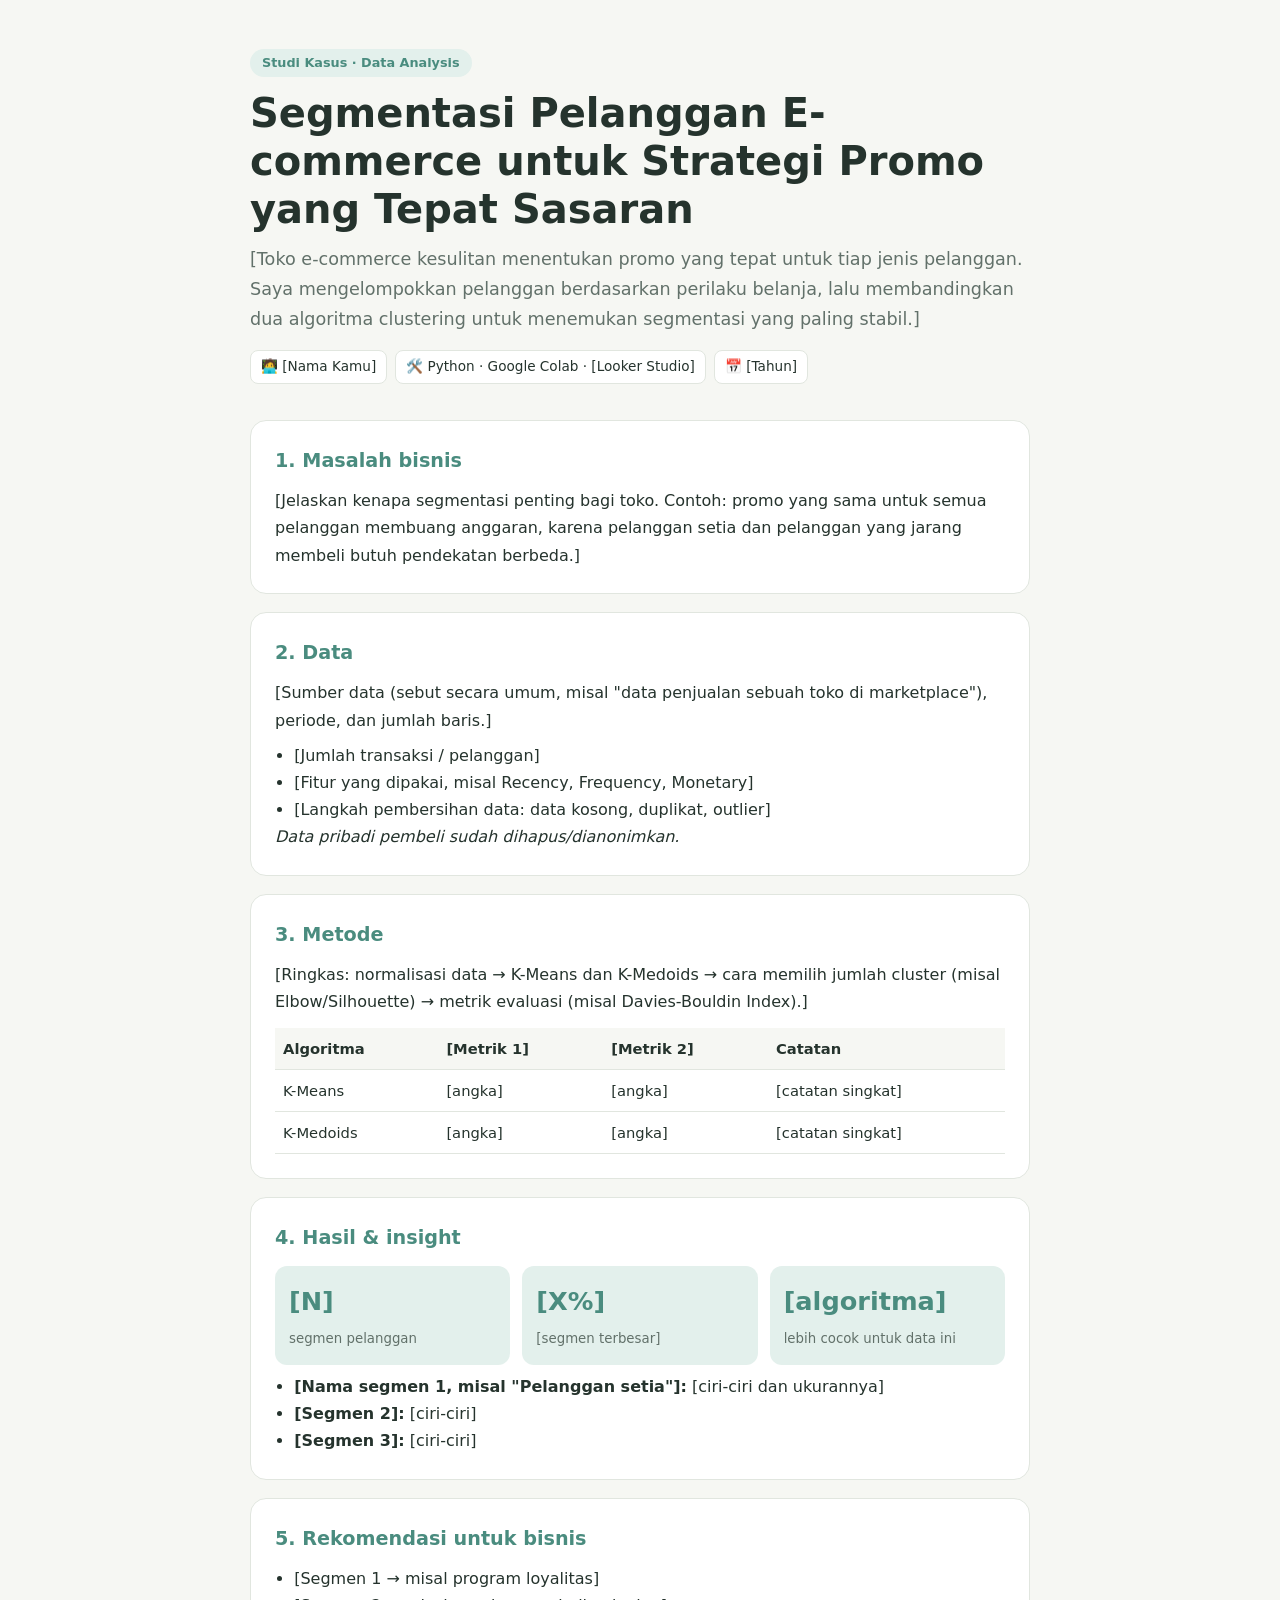
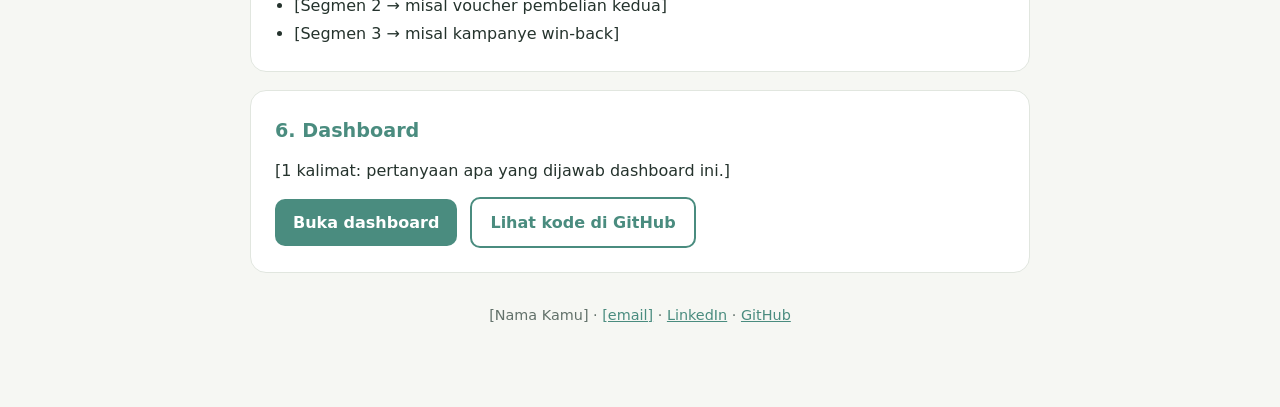
<file: templates/portofolio/index.html>
<!DOCTYPE html>
<html lang="id">
<head>
<meta charset="UTF-8">
<meta name="viewport" content="width=device-width, initial-scale=1">
<!-- GANTI: judul & deskripsi untuk Google/LinkedIn -->
<title>[Nama Kamu] — Segmentasi Pelanggan E-commerce</title>
<meta name="description" content="Studi kasus: segmentasi pelanggan e-commerce dengan K-Means dan K-Medoids untuk strategi promo yang tepat sasaran.">
<style>
  /* Template portofolio 1 halaman — ganti semua teks di dalam [kurung siku] */
  :root{--bg:#f6f7f3;--kartu:#fff;--teks:#25332d;--redup:#62716a;--utama:#4a8c7f;--utama-t:#e3f0ec;--garis:#e1e6df}
  *{box-sizing:border-box;margin:0;padding:0}
  body{font-family:system-ui,-apple-system,"Segoe UI",sans-serif;background:var(--bg);color:var(--teks);line-height:1.7}
  .wadah{max-width:820px;margin:0 auto;padding:48px 20px 80px}
  header{margin-bottom:36px}
  .label{display:inline-block;background:var(--utama-t);color:var(--utama);font-weight:700;font-size:.8rem;border-radius:99px;padding:3px 12px;margin-bottom:12px}
  h1{font-size:clamp(1.8rem,5vw,2.5rem);line-height:1.2;margin-bottom:12px}
  .lead{font-size:1.1rem;color:var(--redup)}
  .meta{display:flex;flex-wrap:wrap;gap:8px;margin-top:16px}
  .meta span{background:var(--kartu);border:1px solid var(--garis);border-radius:8px;padding:4px 10px;font-size:.85rem}
  section{background:var(--kartu);border:1px solid var(--garis);border-radius:16px;padding:24px;margin-bottom:18px}
  h2{font-size:1.2rem;margin-bottom:10px;color:var(--utama)}
  p+p{margin-top:10px}
  ul{padding-left:1.2em;margin-top:8px}
  .angka{display:grid;grid-template-columns:repeat(auto-fit,minmax(160px,1fr));gap:12px;margin-top:12px}
  .angka div{background:var(--utama-t);border-radius:12px;padding:14px}
  .angka b{display:block;font-size:1.6rem;color:var(--utama)}
  .angka small{color:var(--redup)}
  table{width:100%;border-collapse:collapse;margin-top:12px;font-size:.92rem}
  th,td{border-bottom:1px solid var(--garis);padding:8px;text-align:left}
  th{background:var(--bg)}
  .gambar{width:100%;border-radius:12px;border:1px solid var(--garis);margin-top:12px}
  .embed{width:100%;aspect-ratio:16/10;border:1px solid var(--garis);border-radius:12px;margin-top:12px}
  .tombol{display:inline-block;background:var(--utama);color:#fff;text-decoration:none;font-weight:700;border-radius:10px;padding:10px 18px;margin:12px 8px 0 0}
  .tombol.garis{background:none;color:var(--utama);border:2px solid var(--utama)}
  footer{text-align:center;color:var(--redup);font-size:.9rem;margin-top:30px}
  footer a{color:var(--utama)}
</style>
</head>
<body>
<div class="wadah">

  <header>
    <span class="label">Studi Kasus · Data Analysis</span>
    <h1>Segmentasi Pelanggan E-commerce untuk Strategi Promo yang Tepat Sasaran</h1>
    <!-- 1–2 kalimat: MASALAH + APA YANG KAMU LAKUKAN, dalam bahasa non-teknis -->
    <p class="lead">[Toko e-commerce kesulitan menentukan promo yang tepat untuk tiap jenis pelanggan. Saya mengelompokkan pelanggan berdasarkan perilaku belanja, lalu membandingkan dua algoritma clustering untuk menemukan segmentasi yang paling stabil.]</p>
    <div class="meta">
      <span>🧑‍💻 [Nama Kamu]</span><span>🛠️ Python · Google Colab · [Looker Studio]</span><span>📅 [Tahun]</span>
    </div>
  </header>

  <section>
    <h2>1. Masalah bisnis</h2>
    <p>[Jelaskan kenapa segmentasi penting bagi toko. Contoh: promo yang sama untuk semua pelanggan membuang anggaran, karena pelanggan setia dan pelanggan yang jarang membeli butuh pendekatan berbeda.]</p>
  </section>

  <section>
    <h2>2. Data</h2>
    <p>[Sumber data (sebut secara umum, misal "data penjualan sebuah toko di marketplace"), periode, dan jumlah baris.]</p>
    <ul>
      <li>[Jumlah transaksi / pelanggan]</li>
      <li>[Fitur yang dipakai, misal Recency, Frequency, Monetary]</li>
      <li>[Langkah pembersihan data: data kosong, duplikat, outlier]</li>
    </ul>
    <p><i>Data pribadi pembeli sudah dihapus/dianonimkan.</i></p>
  </section>

  <section>
    <h2>3. Metode</h2>
    <p>[Ringkas: normalisasi data → K-Means dan K-Medoids → cara memilih jumlah cluster (misal Elbow/Silhouette) → metrik evaluasi (misal Davies-Bouldin Index).]</p>
    <table>
      <tr><th>Algoritma</th><th>[Metrik 1]</th><th>[Metrik 2]</th><th>Catatan</th></tr>
      <tr><td>K-Means</td><td>[angka]</td><td>[angka]</td><td>[catatan singkat]</td></tr>
      <tr><td>K-Medoids</td><td>[angka]</td><td>[angka]</td><td>[catatan singkat]</td></tr>
    </table>
  </section>

  <section>
    <h2>4. Hasil & insight</h2>
    <div class="angka">
      <div><b>[N]</b><small>segmen pelanggan</small></div>
      <div><b>[X%]</b><small>[segmen terbesar]</small></div>
      <div><b>[algoritma]</b><small>lebih cocok untuk data ini</small></div>
    </div>
    <!-- Ganti dengan screenshot grafikmu (taruh file di folder yang sama) -->
    <!-- <img class="gambar" src="grafik-cluster.png" alt="Grafik hasil clustering"> -->
    <ul>
      <li><b>[Nama segmen 1, misal "Pelanggan setia"]:</b> [ciri-ciri dan ukurannya]</li>
      <li><b>[Segmen 2]:</b> [ciri-ciri]</li>
      <li><b>[Segmen 3]:</b> [ciri-ciri]</li>
    </ul>
  </section>

  <section>
    <h2>5. Rekomendasi untuk bisnis</h2>
    <ul>
      <li>[Segmen 1 → misal program loyalitas]</li>
      <li>[Segmen 2 → misal voucher pembelian kedua]</li>
      <li>[Segmen 3 → misal kampanye win-back]</li>
    </ul>
  </section>

  <section>
    <h2>6. Dashboard</h2>
    <p>[1 kalimat: pertanyaan apa yang dijawab dashboard ini.]</p>
    <!-- Looker Studio: File → Embed report → salin link embed ke src di bawah -->
    <!-- <iframe class="embed" src="[LINK EMBED LOOKER STUDIO]" allowfullscreen></iframe> -->
    <a class="tombol" href="[LINK DASHBOARD]">Buka dashboard</a>
    <a class="tombol garis" href="[LINK GITHUB / NOTEBOOK]">Lihat kode di GitHub</a>
  </section>

  <footer>
    <p>[Nama Kamu] · <a href="mailto:[email]">[email]</a> · <a href="[link LinkedIn]">LinkedIn</a> · <a href="[link GitHub]">GitHub</a></p>
  </footer>
</div>
</body>
</html>
</file>
<file: css/style.css>
/* ============ KodeQuiz v3 — tema "ruang belajar yang tenang" ============
   Palet sage & biru lembut, saturasi rendah, latar krem hangat yang tidak
   silau. Merah diganti terakota lembut supaya jawaban salah tidak terasa
   "menghukum". Mode gelap otomatis mengikuti sistem atau tombol 🌙. */

:root{
  --bg:#f4f5ef; --permukaan:#fffefb; --permukaan-2:#eef1ea; --garis:#e0e5dc;
  --teks:#2c3a34; --redup:#66756d;
  --utama:#4a8c7f; --utama-gelap:#3b7468; --utama-t:#e3f0ec;
  --biru:#5f87b0; --biru-t:#e6eef6;
  --hijau:#4f9a69; --hijau-t:#e4f2e8; --hijau-teks:#2f6b45;
  --merah:#c56b5a; --merah-t:#f8e9e5; --merah-teks:#8c4436;
  --kuning:#c9933a; --kuning-t:#faf1de; --kuning-teks:#7d5a1d;
  --kode-bg:#24302c; --kode-teks:#e3ece7; --kode-redup:#90a59b;
  --editor-bg:#fbfcf9; --editor-nomor:#a7b4ad;
  --c-excel:#3f8f5f; --c-sql:#5b7fb0; --c-karier:#b07d4f;
  --c-py:#4f7fae; --c-html:#c8724f; --c-css:#5a78c0; --c-js:#b08a25;
  --c-bi:#7d6db0; --c-stat:#3f8fa0; --c-erp:#a8607a; --c-java:#a0673a; --c-php:#6e78b4; --c-git:#c0563b; --c-ct:#2f7d6b;
  --emas:#d9a441; --emas-t:#fbf1dc; --topbar-h:56px;
  --radius:4px; --radius-k:4px;
  --bayang:0 1px 2px rgba(44,58,52,.04),0 4px 14px rgba(44,58,52,.05);
  --bayang2:0 10px 30px rgba(44,58,52,.10);
  --font-d:"Nunito",system-ui,sans-serif; --font-b:"Inter",system-ui,sans-serif; --font-m:"JetBrains Mono",ui-monospace,Consolas,monospace;
  --ease:cubic-bezier(.22,.8,.3,1); --btn-teks:#fff;
  color-scheme:light;
}
@media (prefers-color-scheme:dark){
  :root:not([data-theme="light"]){
    --bg:#161c1a; --permukaan:#1e2623; --permukaan-2:#25302c; --garis:#33403b;
    --teks:#dfe8e3; --redup:#9aaba2;
    --utama:#77b5a7; --utama-gelap:#8fc7ba; --utama-t:#22362f;
    --biru:#8eaed0; --biru-t:#233040;
    --hijau:#7cc093; --hijau-t:#1f3428; --hijau-teks:#a6dcb7;
    --merah:#de8f7f; --merah-t:#3a2522; --merah-teks:#f0b8ab;
    --kuning:#e2b263; --kuning-t:#372d1a; --kuning-teks:#f0d199;
    --kode-bg:#121816; --kode-teks:#dbe6e0; --kode-redup:#7d8f86;
    --editor-bg:#141a18; --editor-nomor:#5d6d66;
    --bayang:0 1px 2px rgba(0,0,0,.2),0 4px 14px rgba(0,0,0,.18); --bayang2:0 10px 30px rgba(0,0,0,.35);
    --btn-teks:#10201b;
    color-scheme:dark;
  }
}
:root[data-theme="dark"]{
  --bg:#161c1a; --permukaan:#1e2623; --permukaan-2:#25302c; --garis:#33403b;
  --teks:#dfe8e3; --redup:#9aaba2;
  --utama:#77b5a7; --utama-gelap:#8fc7ba; --utama-t:#22362f;
  --biru:#8eaed0; --biru-t:#233040;
  --hijau:#7cc093; --hijau-t:#1f3428; --hijau-teks:#a6dcb7;
  --merah:#de8f7f; --merah-t:#3a2522; --merah-teks:#f0b8ab;
  --kuning:#e2b263; --kuning-t:#372d1a; --kuning-teks:#f0d199;
  --kode-bg:#121816; --kode-teks:#dbe6e0; --kode-redup:#7d8f86;
  --editor-bg:#141a18; --editor-nomor:#5d6d66;
  --bayang:0 1px 2px rgba(0,0,0,.2),0 4px 14px rgba(0,0,0,.18); --bayang2:0 10px 30px rgba(0,0,0,.35);
  --btn-teks:#10201b;
  color-scheme:dark;
}

*{box-sizing:border-box;margin:0;padding:0}
html{scroll-behavior:smooth}
body{background:var(--bg);color:var(--teks);font-family:var(--font-b);line-height:1.7;min-height:100vh;
  transition:background-color .35s var(--ease),color .35s var(--ease);-webkit-font-smoothing:antialiased}
main{max-width:820px;margin:0 auto;padding:22px 16px 72px;transition:max-width .3s var(--ease)}
main.lebar{max-width:1260px}
.tersembunyi{display:none!important}
button{font-family:inherit;cursor:pointer;color:inherit}
button:disabled{cursor:not-allowed}
b,strong{font-weight:700}
a{color:var(--utama)}
code{font-family:var(--font-m)}
.kecil{font-size:.82rem;color:var(--redup)}
ul,ol{padding-left:1.3em}
li{margin:3px 0}

/* ---------- Animasi ---------- */
@keyframes masukMaju{from{opacity:0;transform:translateY(14px)}to{opacity:1;transform:none}}
@keyframes masukMundur{from{opacity:0;transform:translateX(-18px)}to{opacity:1;transform:none}}
@keyframes muncul{from{opacity:0;transform:translateY(8px)}to{opacity:1;transform:none}}
@keyframes gantiSoal{from{opacity:0;transform:translateX(16px)}to{opacity:1;transform:none}}
@keyframes denyut{0%,100%{transform:scale(1)}50%{transform:scale(1.06)}}
@keyframes goyang{0%,100%{transform:none}25%{transform:translateX(-4px)}75%{transform:translateX(4px)}}
.masuk-maju{animation:masukMaju .38s var(--ease) both}
.masuk-mundur{animation:masukMundur .34s var(--ease) both}
.muncul{animation:muncul .4s var(--ease) both}
.ganti{animation:gantiSoal .35s var(--ease) both}

/* ---------- Topbar ---------- */
.topbar{display:flex;justify-content:space-between;align-items:center;gap:10px;padding:10px 18px;
  background:color-mix(in srgb,var(--permukaan) 82%,transparent);backdrop-filter:blur(10px);-webkit-backdrop-filter:blur(10px);
  border-bottom:1px solid var(--garis);position:sticky;top:0;z-index:20}
.topbar-kiri,.topbar-stat{display:flex;align-items:center;gap:8px}
.logo{background:none;border:none;font-family:var(--font-d);font-weight:900;font-size:1.15rem;padding:4px 6px;border-radius:4px}
.logo span{color:var(--utama)}
.nav-btn{background:var(--permukaan);border:1.5px solid var(--garis);border-radius:4px;padding:6px 14px;font-size:.86rem;font-weight:600;
  display:inline-flex;align-items:center;gap:2px;transition:border-color .2s,background .2s,transform .2s var(--ease)}
.nav-btn:hover{border-color:var(--utama);background:var(--utama-t);transform:translateY(-1px)}
.nav-btn.ikon{padding:6px 10px}
.pil{background:var(--utama-t);border-radius:4px;padding:5px 12px;font-size:.84rem;white-space:nowrap}

/* ---------- Hero ---------- */
.hero{padding:34px 0 26px}
.eyebrow{color:var(--redup);font-size:.87rem;margin-bottom:10px;font-weight:500}
.hero h1{font-family:var(--font-d);font-weight:900;font-size:clamp(1.8rem,5.4vw,2.7rem);line-height:1.15;margin-bottom:14px;letter-spacing:-.01em}
.hero h1 em{font-style:normal;color:var(--utama)}
.hero-sub{color:var(--redup);max-width:640px;margin-bottom:20px}
.hero-sub b{color:var(--teks)}
.hero-aksi{display:flex;gap:12px;flex-wrap:wrap}
.lingkup-wrap{display:flex;flex-wrap:wrap;align-items:center;gap:6px;margin-bottom:14px}
.lingkup-label{font-size:.84rem;color:var(--redup);margin-right:4px}
.lingkup{background:var(--permukaan);border:1.5px solid var(--garis);border-radius:4px;padding:4px 12px;font-size:.82rem;font-weight:600;transition:all .2s var(--ease)}
.lingkup:hover{border-color:var(--utama)}
.lingkup.aktif{background:var(--utama);border-color:var(--utama);color:var(--btn-teks)}

/* ---------- Tombol ---------- */
.btn{border:none;border-radius:4px;padding:12px 22px;font-weight:700;font-size:.95rem;color:var(--btn-teks);
  transition:transform .2s var(--ease),box-shadow .2s var(--ease),filter .2s,background .2s,border-color .2s}
.btn:active:not(:disabled){transform:scale(.97)}
.btn:disabled{opacity:.45;filter:saturate(.5)}
.btn-utama{background:var(--utama);box-shadow:0 4px 14px color-mix(in srgb,var(--utama) 30%,transparent)}
.btn-utama:hover:not(:disabled){filter:brightness(1.07);transform:translateY(-2px);box-shadow:0 8px 20px color-mix(in srgb,var(--utama) 32%,transparent)}
.btn-hijau{background:var(--biru);box-shadow:0 4px 14px color-mix(in srgb,var(--biru) 30%,transparent)}
.btn-hijau:hover:not(:disabled){filter:brightness(1.06);transform:translateY(-2px)}
.btn-bahaya{background:var(--merah)}
.btn-garis{background:var(--permukaan);color:var(--teks);border:1.5px solid var(--garis);box-shadow:var(--bayang)}
.btn-garis:hover:not(:disabled){border-color:var(--utama);color:var(--utama);transform:translateY(-1px)}
.btn-bahaya-garis:hover:not(:disabled){border-color:var(--merah)!important;color:var(--merah)!important}
.btn-besar{padding:14px 22px;font-size:1rem;display:inline-flex;flex-direction:column;align-items:flex-start;gap:1px;position:relative}
.btn-kecil{padding:7px 14px;font-size:.84rem}
.btn-ket{font-size:.72rem;font-weight:500;opacity:.88}
.badge{position:absolute;top:-8px;right:-8px;background:var(--kuning);color:#fff;border-radius:4px;font-size:.72rem;font-weight:800;padding:2px 8px;animation:denyut 2s infinite}
.btn-bantuan{background:transparent;border:1.5px dashed var(--garis);border-radius:4px;padding:8px 14px;font-size:.86rem;font-weight:600;color:var(--redup);transition:all .2s var(--ease)}
.btn-bantuan:hover:not(:disabled){border-style:solid;border-color:var(--kuning);color:var(--kuning-teks);background:var(--kuning-t)}
.btn-bantuan:disabled{opacity:.45}
.btn-mini{background:var(--permukaan-2);border:1px solid var(--garis);border-radius:3px;padding:3px 10px;font-size:.78rem;font-weight:600;color:var(--redup);transition:all .2s}
.btn-mini:hover{color:var(--utama);border-color:var(--utama)}
.pintasan{font-size:.75rem;color:var(--redup);margin-left:auto}

/* ---------- Fitur unggulan ---------- */
.fitur-grid{display:grid;grid-template-columns:1fr 1fr;gap:14px;margin:4px 0 8px}
.fitur{text-align:left;background:var(--permukaan);border:1.5px solid var(--garis);border-radius:var(--radius);padding:18px;box-shadow:var(--bayang);
  display:flex;flex-direction:column;gap:6px;transition:transform .25s var(--ease),box-shadow .25s var(--ease),border-color .25s}
.fitur:hover{transform:translateY(-4px);box-shadow:var(--bayang2);border-color:var(--utama)}
.fitur p{font-size:.85rem;color:var(--redup);flex:1}
.fitur small{font-size:.76rem;color:var(--redup)}
.fitur-judul{font-family:var(--font-d);font-weight:800;font-size:1.05rem;line-height:1.3}
.fitur-utama{background:linear-gradient(135deg,var(--utama-t),var(--permukaan) 70%);border-color:color-mix(in srgb,var(--utama) 35%,var(--garis))}
.fitur-label{font-size:.7rem;font-weight:800;letter-spacing:.06em;color:var(--utama);text-transform:uppercase}
.fitur-buku{background:linear-gradient(135deg,var(--biru-t),var(--permukaan) 72%);border-color:color-mix(in srgb,var(--biru) 38%,var(--garis))}
.fitur-buku .fitur-label{color:var(--biru)}
.fitur-buku .mini-bar div{background:var(--biru)}
@media (max-width:600px){.fitur-grid{grid-template-columns:1fr}}

/* ---------- Kartu topik ---------- */
.sec-judul{font-family:var(--font-d);font-weight:800;font-size:1.2rem;margin:30px 0 4px}
.sec-sub{color:var(--redup);font-size:.88rem;margin-bottom:14px}
.grid-topik{display:grid;grid-template-columns:repeat(auto-fill,minmax(220px,1fr));gap:14px}
.kartu-t{background:var(--permukaan);border:1.5px solid var(--garis);border-radius:var(--radius);padding:18px;text-align:left;box-shadow:var(--bayang);
  transition:transform .25s var(--ease),box-shadow .25s var(--ease),border-color .25s}
.kartu-t:hover{transform:translateY(-4px);box-shadow:var(--bayang2);border-color:var(--aksen)}
.t-excel{--aksen:var(--c-excel)} .t-sql{--aksen:var(--c-sql)} .t-karier{--aksen:var(--c-karier)}
.t-py{--aksen:var(--c-py)} .t-html{--aksen:var(--c-html)} .t-css{--aksen:var(--c-css)} .t-js{--aksen:var(--c-js)}
.t-bi{--aksen:var(--c-bi)} .t-stat{--aksen:var(--c-stat)} .t-erp{--aksen:var(--c-erp)} .t-java{--aksen:var(--c-java)} .t-php{--aksen:var(--c-php)} .t-git{--aksen:var(--c-git)} .t-ct{--aksen:var(--c-ct)}
.kartu-atas{display:flex;align-items:center;gap:12px;margin-bottom:10px}
.kartu-ikon{font-family:var(--font-m);font-weight:700;font-size:.88rem;background:color-mix(in srgb,var(--aksen,var(--utama)) 14%,var(--permukaan));
  color:var(--aksen,var(--utama));border-radius:4px;width:42px;height:42px;display:grid;place-items:center;flex-shrink:0}
.kartu-ikon.besar{width:56px;height:56px;font-size:1.1rem;border-radius:4px}
.kartu-nama{font-family:var(--font-d);font-weight:800;display:block;line-height:1.2}
.kartu-sub{font-size:.78rem;color:var(--redup)}
.kartu-desk{font-size:.8rem;color:var(--redup);margin-bottom:10px;line-height:1.5}
.mini-bar{height:8px;background:var(--permukaan-2);border-radius:4px;overflow:hidden;margin-bottom:6px}
.mini-bar div{height:100%;background:var(--aksen,var(--utama));border-radius:4px;transition:width .7s var(--ease);min-width:0}
.mini-bar.besar{height:12px;flex:1;margin:0}
.kartu-ket{font-size:.8rem;color:var(--redup)}
.prog-baris{display:flex;align-items:center;gap:12px;margin:14px 0 18px;font-size:.86rem;color:var(--redup);font-weight:600}

/* ---------- Cara belajar ---------- */
.cara{margin-top:40px}
.cara-grid{display:grid;grid-template-columns:repeat(auto-fill,minmax(300px,1fr));gap:14px}
.cara-item{background:var(--permukaan);border:1.5px solid var(--garis);border-radius:var(--radius);padding:18px;box-shadow:var(--bayang)}
.cara-em{font-size:1.4rem;display:block;margin-bottom:6px}
.cara-item b{display:block;font-family:var(--font-d);font-weight:800;margin-bottom:4px}
.cara-item p{font-size:.85rem;color:var(--redup)}

/* ---------- Topik / daftar bab ---------- */
.topik-head{display:flex;gap:16px;align-items:flex-start;margin-bottom:18px}
.set-h{font-family:var(--font-d);font-weight:900;font-size:1.7rem;margin-bottom:6px;line-height:1.2}
.set-sub{color:var(--redup);margin-bottom:16px;max-width:620px}
.daftar-bab{display:flex;flex-direction:column;gap:10px}
.bab-item{display:flex;align-items:center;gap:14px;width:100%;text-align:left;background:var(--permukaan);border:1.5px solid var(--garis);
  border-radius:4px;padding:14px 16px;box-shadow:var(--bayang);transition:border-color .2s,transform .25s var(--ease),box-shadow .25s}
.bab-item:hover{border-color:var(--utama);transform:translateX(4px);box-shadow:var(--bayang2)}
.bab-no{font-family:var(--font-d);font-weight:800;flex-shrink:0;background:var(--utama-t);color:var(--utama);border-radius:4px;width:34px;height:34px;display:grid;place-items:center}
.bab-isi{flex:1;min-width:0}
.bab-isi b{font-family:var(--font-d);font-weight:800;display:block;line-height:1.3}
.bab-isi small{color:var(--redup);font-size:.8rem}
.bab-status{color:var(--redup);font-weight:700}
.bab-selesai{border-color:color-mix(in srgb,var(--hijau) 55%,var(--garis))}
.bab-selesai .bab-no{background:var(--hijau-t);color:var(--hijau)}
.bab-selesai .bab-status{color:var(--hijau)}
.bab-kunci{opacity:.55}
.bab-kunci:hover{transform:none;border-color:var(--garis)}
.topik-latihan{margin-top:26px;padding-top:20px;border-top:1.5px dashed var(--garis)}
.topik-latihan p{color:var(--redup);font-size:.9rem;margin-bottom:10px}
.unduh-kotak{display:flex;gap:14px;align-items:center;text-decoration:none;color:var(--teks);background:var(--hijau-t);border:1.5px solid color-mix(in srgb,var(--hijau) 40%,transparent);
  border-radius:4px;padding:12px 16px;margin-bottom:16px;font-size:1.3rem;transition:transform .2s var(--ease)}
.unduh-kotak:hover{transform:translateY(-2px)}
.unduh-kotak span{display:flex;flex-direction:column;font-size:.92rem}
.unduh-kotak small{color:var(--redup);font-size:.8rem}
.unduh-baris{display:flex;flex-wrap:wrap;gap:8px}

/* ---------- Materi ---------- */
.materi-judul{font-family:var(--font-d);font-weight:900;font-size:1.55rem;margin:2px 0 16px;line-height:1.25}
.materi-kotak{background:var(--permukaan);border:1.5px solid var(--garis);border-radius:var(--radius);padding:24px;box-shadow:var(--bayang);margin-bottom:20px}
.materi-kotak p{margin-bottom:12px}
.materi-kotak p:last-child{margin-bottom:0}
.materi-kotak ul,.materi-kotak ol{margin:8px 0 12px}
.materi-kotak pre,.instruksi pre,.jawab-kode{background:var(--kode-bg);color:var(--kode-teks);border-radius:4px;padding:14px 16px;overflow-x:auto;margin:12px 0;font-size:.84rem;line-height:1.6}
.materi-kotak p code,.materi-kotak li code,.catatan code,.feedback code,.harapan code,.set-sub code,.proyek-selesai code,.cek-hint code,.modal-isi p code{
  background:var(--utama-t);color:var(--utama-gelap);border-radius:3px;padding:1px 6px;font-size:.86em;word-break:break-word}
.materi-aksi{display:flex;gap:10px;flex-wrap:wrap;align-items:center;justify-content:space-between}
.catatan{background:var(--biru-t);border-left:4px solid var(--biru);border-radius:4px;padding:12px 14px;margin:14px 0;font-size:.9rem}
.praktik{background:var(--hijau-t);border-left:4px solid var(--hijau);border-radius:4px;padding:12px 14px;margin:14px 0 0;font-size:.9rem}
.mini-pivot{border-collapse:collapse;margin:10px 0 14px;font-size:.86rem;width:100%;max-width:520px}
.mini-pivot th,.mini-pivot td{border:1px solid var(--garis);padding:6px 10px;text-align:left}
.mini-pivot th{background:var(--permukaan-2)}
.banding{display:grid;grid-template-columns:1fr 1fr;gap:12px;margin:12px 0}
.banding>div{border-radius:4px;padding:12px 14px;font-size:.88rem}
.banding-buruk{background:var(--merah-t);border:1px solid color-mix(in srgb,var(--merah) 35%,transparent)}
.banding-baik{background:var(--hijau-t);border:1px solid color-mix(in srgb,var(--hijau) 35%,transparent)}
@media (max-width:600px){.banding{grid-template-columns:1fr}}

/* ---------- Sheet Excel & tabel database ---------- */
.sheet-wrap{margin:10px 0 14px}
.sheet-nama{font-size:.78rem;font-weight:700;color:var(--redup);margin-bottom:4px}
.tabel-scroll{overflow-x:auto;border-radius:4px;border:1px solid var(--garis);background:var(--permukaan)}
.sheet,.tabel-db{border-collapse:collapse;font-size:.8rem;width:100%;min-width:max-content}
.sheet th,.sheet td,.tabel-db th,.tabel-db td{border:1px solid var(--garis);padding:4px 10px;white-space:nowrap}
.sheet thead th,.sheet tbody th{background:var(--permukaan-2);color:var(--redup);font-weight:600;font-size:.72rem;text-align:center;font-family:var(--font-m)}
.sheet tbody th{width:34px}
.sheet-pojok{width:34px}
.sheet .sheet-head{font-weight:700;background:color-mix(in srgb,var(--c-excel) 10%,var(--permukaan))}
.tabel-db th{background:color-mix(in srgb,var(--c-sql) 12%,var(--permukaan));text-align:left;font-family:var(--font-m);font-size:.76rem}
td.num{text-align:right;font-variant-numeric:tabular-nums}
.nul{color:var(--redup)}

/* ---------- Kuis ---------- */
.kuis-head{display:flex;justify-content:space-between;align-items:center;margin:4px 0 10px}
.chip{font-family:var(--font-m);font-weight:700;font-size:.76rem;border-radius:3px;padding:3px 10px;background:color-mix(in srgb,var(--aksen,var(--utama)) 14%,var(--permukaan));color:var(--aksen,var(--utama))}
.chip-kecil{display:inline-block;font-size:.7rem;font-weight:700;background:var(--permukaan-2);color:var(--redup);border-radius:3px;padding:1px 7px;vertical-align:middle}
.kuis-lv{color:var(--redup);font-size:.85rem;margin-left:6px}
.kuis-prog{color:var(--redup);font-size:.9rem;font-weight:600;font-variant-numeric:tabular-nums}
.kuis-kanan{display:flex;align-items:center;gap:10px}
.btn-keluar{background:var(--permukaan);border:1.5px solid var(--garis);border-radius:4px;color:var(--redup);font-size:.78rem;font-weight:700;padding:5px 12px;transition:all .2s}
.btn-keluar:hover{border-color:var(--merah);color:var(--merah);background:var(--merah-t)}
.bar{height:10px;background:var(--permukaan-2);border-radius:4px;overflow:hidden;margin-bottom:22px}
.bar.tipis{height:6px;margin-bottom:18px}
.bar-isi{height:100%;background:linear-gradient(90deg,var(--hijau),var(--utama),var(--biru));border-radius:4px;transition:width .6s var(--ease)}
.kartu-soal{background:var(--permukaan);border:1.5px solid var(--garis);border-radius:var(--radius);padding:22px;box-shadow:var(--bayang)}
.kuis-data{margin-bottom:6px}
.pertanyaan{font-family:var(--font-d);font-weight:800;font-size:clamp(1.1rem,3vw,1.32rem);line-height:1.45;margin-bottom:14px}
.kode-soal{background:var(--kode-bg);color:var(--kode-teks);border-radius:4px;padding:12px 16px;overflow-x:auto;font-size:.88rem;line-height:1.6;margin:0 0 16px;white-space:pre}
.kecil-kode{font-size:.78rem;padding:8px 12px;margin:6px 0 8px}
.opsi{display:flex;align-items:center;gap:14px;width:100%;text-align:left;background:var(--permukaan);border:1.5px solid var(--garis);border-radius:4px;
  padding:13px 15px;margin-bottom:10px;font-size:.95rem;transition:border-color .2s,transform .2s var(--ease),background .25s,opacity .25s}
.opsi:hover:not(:disabled){border-color:var(--utama);transform:translateX(4px);background:var(--utama-t)}
.opsi:disabled{cursor:default}
.opsi-teks{white-space:pre-wrap;word-break:break-word}
.opsi-kode .opsi-teks{font-family:var(--font-m);font-size:.86rem}
.opsi-huruf{font-family:var(--font-d);font-weight:800;font-size:.85rem;flex-shrink:0;background:var(--permukaan-2);border-radius:3px;width:32px;height:32px;display:grid;place-items:center;color:var(--redup);transition:all .25s}
.opsi.benar{border-color:var(--hijau);background:var(--hijau-t)}
.opsi.benar .opsi-huruf{background:var(--hijau);color:#fff;animation:denyut .5s}
.opsi.salah{border-color:var(--merah);background:var(--merah-t);animation:goyang .35s}
.opsi.salah .opsi-huruf{background:var(--merah);color:#fff}
.opsi.dicoret{opacity:.4;text-decoration:line-through}
.isian-wrap{display:flex;gap:10px;flex-wrap:wrap}
.isian{flex:1;min-width:220px;background:var(--permukaan);border:1.5px solid var(--garis);border-radius:4px;padding:13px 16px;color:var(--teks);font-family:var(--font-m);font-size:1rem;outline:none;transition:border-color .2s,box-shadow .2s}
.isian:focus{border-color:var(--utama);box-shadow:0 0 0 4px color-mix(in srgb,var(--utama) 18%,transparent)}
.isian.benar{border-color:var(--hijau);background:var(--hijau-t)}
.isian.salah{border-color:var(--merah);background:var(--merah-t);animation:goyang .35s}
.isian.dibuka{border-color:var(--kuning);background:var(--kuning-t)}
.kuis-bantuan{display:flex;flex-wrap:wrap;align-items:center;gap:8px;margin-top:10px;padding-top:12px;border-top:1px dashed var(--garis)}
.feedback{border-radius:4px;padding:14px 16px;margin:16px 0;font-size:.92rem;line-height:1.65}
.fb-judul{display:block;margin-bottom:6px;font-size:1rem}
.fb-benar{background:var(--hijau-t);border:1.5px solid color-mix(in srgb,var(--hijau) 55%,transparent);color:var(--hijau-teks)}
.fb-salah{background:var(--merah-t);border:1.5px solid color-mix(in srgb,var(--merah) 50%,transparent);color:var(--merah-teks)}
.fb-menyerah,.fb-petunjuk{background:var(--kuning-t);border:1.5px solid color-mix(in srgb,var(--kuning) 50%,transparent);color:var(--kuning-teks)}
.feedback p{margin:6px 0}
.jb-benar{display:flex;flex-wrap:wrap;align-items:center;gap:8px}
.jb-benar span{font-size:.78rem;font-weight:700;text-transform:uppercase;letter-spacing:.04em;opacity:.8}
.jb-benar code{background:var(--permukaan);color:var(--teks);border-radius:3px;padding:3px 10px;font-size:.88rem;border:1px solid var(--garis)}
.jb-kenapa{color:var(--teks)}
.jb-lain{margin-top:8px;color:var(--teks);background:color-mix(in srgb,var(--permukaan) 65%,transparent);border-radius:4px;padding:8px 12px}
.jb-lain summary{cursor:pointer;font-weight:700;font-size:.85rem;color:var(--redup)}
.jb-lain ul{margin:6px 0 2px;font-size:.87rem}
.jb-lain li.pilihanmu{font-weight:500}
.tag-pilihanmu{font-size:.7rem;background:var(--merah-t);color:var(--merah-teks);border-radius:3px;padding:1px 6px;font-weight:700}
.xp-dapat{font-size:.78rem;background:var(--permukaan);border-radius:4px;padding:1px 8px;margin-left:4px}
#btn-lanjut{margin-top:4px}

/* ---------- Hasil ---------- */
.hasil-kotak{background:var(--permukaan);border:1.5px solid var(--garis);border-radius:var(--radius);padding:34px 22px;text-align:center;margin-top:10px;box-shadow:var(--bayang)}
.hasil-lbl{color:var(--redup);font-size:.8rem;text-transform:uppercase;letter-spacing:.1em;font-weight:700}
.hasil-persen{font-family:var(--font-d);font-weight:900;font-size:4rem;line-height:1.1;animation:muncul .6s var(--ease)}
.skor-hijau{color:var(--hijau)} .skor-kuning{color:var(--kuning)} .skor-merah{color:var(--merah)}
.hasil-detail{color:var(--redup);font-family:var(--font-m);font-size:.86rem;margin:6px 0 10px}
.hasil-pesan{max-width:480px;margin:0 auto 22px}
.hasil-aksi{display:flex;gap:10px;justify-content:center;flex-wrap:wrap}
#hasil-salah h3{font-family:var(--font-d);font-weight:800;font-size:1.05rem;margin:30px 0 14px}
.review-item{background:var(--permukaan);border:1.5px solid var(--garis);border-left:4px solid var(--merah);border-radius:4px;padding:16px;margin-bottom:12px;font-size:.92rem;box-shadow:var(--bayang)}
.review-q{font-weight:600;margin-bottom:8px}
.tag-salah,.tag-benar{display:inline-block;border-radius:3px;padding:2px 10px;font-size:.8rem;font-family:var(--font-m);margin:0 8px 6px 0}
.tag-salah{background:var(--merah-t);color:var(--merah-teks)}
.tag-benar{background:var(--hijau-t);color:var(--hijau-teks)}
.review-e{color:var(--redup);font-size:.87rem;margin-top:4px}

/* ---------- Proyek: daftar ---------- */
.proyek-cara{display:grid;grid-template-columns:repeat(4,1fr);gap:10px;margin:6px 0 4px}
.proyek-cara div{background:var(--permukaan);border:1.5px solid var(--garis);border-radius:4px;padding:10px 12px;font-size:.82rem;color:var(--redup)}
.proyek-cara b{display:block;color:var(--utama);font-family:var(--font-d);font-size:.95rem}
@media (max-width:640px){.proyek-cara{grid-template-columns:1fr 1fr}}
.proyek-selesai{background:var(--hijau-t);border:1.5px solid color-mix(in srgb,var(--hijau) 45%,transparent);border-radius:var(--radius);padding:18px 20px;margin:18px 0}
.proyek-selesai h3{font-family:var(--font-d);margin-bottom:6px}
.proyek-selesai ol{margin:8px 0 14px}

/* ---------- Proyek: satu langkah ---------- */
.langkah-atas{display:flex;justify-content:space-between;align-items:flex-start;gap:12px}
.langkah-grid{display:grid;grid-template-columns:minmax(0,5fr) minmax(0,7fr);gap:20px;align-items:start}
@media (max-width:980px){.langkah-grid{grid-template-columns:1fr}}
.langkah-kiri .materi-kotak{padding:20px}
.tujuan{background:var(--utama-t);border-radius:4px;padding:10px 12px}
.sub-judul{font-family:var(--font-d);font-weight:800;font-size:1.05rem;margin:4px 0 10px}
.instruksi{margin-bottom:14px}
.instruksi-head{display:flex;flex-wrap:wrap;gap:8px;align-items:center;font-size:.82rem}
.instruksi pre{margin:6px 0 0;max-height:440px}
.instruksi-letak{color:var(--redup)}
.file-chip{font-family:var(--font-m);font-weight:700;font-size:.74rem;border-radius:3px;padding:2px 8px;color:#fff}
.f-html{background:var(--c-html)} .f-css{background:var(--c-css)} .f-js{background:var(--c-js)}
.harapan{background:var(--kuning-t);color:var(--kuning-teks);border-radius:4px;padding:12px 14px;font-size:.9rem}
.langkah-kanan{position:sticky;top:70px}
@media (max-width:980px){.langkah-kanan{position:static}}
.editor{border:1.5px solid var(--garis);border-radius:4px;overflow:hidden;background:var(--editor-bg);box-shadow:var(--bayang)}
.editor-tab{display:flex;gap:2px;background:var(--permukaan-2);padding:6px 6px 0;border-bottom:1.5px solid var(--garis)}
.tab-file{background:transparent;border:none;border-radius:3px 3px 0 0;padding:7px 14px;font-family:var(--font-m);font-size:.8rem;font-weight:700;color:var(--redup);position:relative;transition:background .2s,color .2s}
.tab-file:hover{color:var(--teks)}
.tab-file.aktif{background:var(--editor-bg);color:var(--teks)}
.tab-file.tab-tugas::after{content:"";position:absolute;top:6px;right:5px;width:6px;height:6px;border-radius:50%;background:var(--kuning)}
.editor-badan{display:flex;height:360px;position:relative}
.editor-nomor{padding:12px 8px 12px 12px;text-align:right;color:var(--editor-nomor);font-family:var(--font-m);font-size:.84rem;line-height:1.6;user-select:none;overflow:hidden;min-width:44px;border-right:1px solid var(--garis)}
.editor textarea{flex:1;border:none;outline:none;resize:none;background:transparent;color:var(--teks);font-family:var(--font-m);font-size:.84rem;line-height:1.6;padding:12px 14px;white-space:pre;overflow:auto;tab-size:2}
.editor textarea::placeholder{color:var(--redup);opacity:.7}
.aksi-langkah{display:flex;flex-wrap:wrap;gap:8px;align-items:center;margin:12px 0}
.hasil-cek{display:flex;flex-direction:column;gap:6px;margin-bottom:12px}
.cek-kosong{color:var(--redup);font-size:.86rem}
.cek-item{display:flex;gap:10px;align-items:flex-start;border-radius:4px;padding:8px 12px;font-size:.87rem}
.cek-ok{background:var(--hijau-t);color:var(--hijau-teks)}
.cek-gagal{background:var(--merah-t);color:var(--merah-teks)}
.cek-ikon{font-weight:900;width:18px;flex-shrink:0}
.cek-hint{margin-top:4px;color:var(--teks);font-size:.84rem;white-space:pre-wrap}
.panel-lulus{display:flex;align-items:center;gap:12px;background:var(--hijau-t);border:1.5px solid var(--hijau);border-radius:4px;padding:12px 14px;margin-bottom:12px;animation:muncul .45s var(--ease)}
.panel-lulus div{flex:1;font-size:.9rem}
.lulus-emoji{font-size:1.6rem;animation:denyut 1s 2}
.pratinjau{border:1.5px solid var(--garis);border-radius:4px;background:var(--permukaan);overflow:hidden;box-shadow:var(--bayang)}
.pratinjau-tab{display:flex;flex-wrap:wrap;align-items:center;gap:4px;padding:6px;background:var(--permukaan-2);border-bottom:1.5px solid var(--garis)}
.tab-pratinjau{background:transparent;border:none;border-radius:3px;padding:6px 12px;font-size:.82rem;font-weight:700;color:var(--redup);transition:all .2s}
.tab-pratinjau.aktif{background:var(--permukaan);color:var(--teks);box-shadow:var(--bayang)}
.pratinjau-alat{margin-left:auto;display:flex;gap:4px}
.pratinjau-ket{font-size:.78rem;color:var(--redup);padding:6px 12px 0}
.frame{display:block;width:100%;height:440px;border:none;background:#fff;margin-top:6px}
.frame-tes{position:fixed;left:-12000px;top:0;width:1024px;height:768px;border:0;opacity:0;pointer-events:none}
.konsol{height:440px;overflow:auto;background:var(--kode-bg);color:var(--kode-teks);font-family:var(--font-m);font-size:.8rem;padding:10px 12px;margin-top:6px}
.log{padding:3px 0;border-bottom:1px solid rgba(255,255,255,.06);white-space:pre-wrap}
.log-error{color:#f2a493}
.log-warn{color:#ecc979}
.log-info{color:#9cc6e8}
.log-kosong{color:var(--kode-redup)}
.badge-kecil{display:inline-block;min-width:18px;font-size:.68rem;background:var(--utama);color:#fff;border-radius:4px;padding:0 5px;text-align:center}
.badge-kecil:empty{display:none}
.badge-merah{background:var(--merah)}
.langkah-nav{display:flex;justify-content:space-between;gap:10px;margin-top:22px;padding-top:18px;border-top:1.5px dashed var(--garis)}

/* ---------- Lab SQL ---------- */
.lab-nav{display:flex;flex-wrap:wrap;gap:6px;margin-bottom:16px}
.lab-no{width:36px;height:36px;border-radius:4px;border:1.5px solid var(--garis);background:var(--permukaan);font-weight:800;font-family:var(--font-d);transition:all .2s var(--ease)}
.lab-no:hover{border-color:var(--utama);transform:translateY(-2px)}
.lab-no.aktif{border-color:var(--utama);background:var(--utama);color:var(--btn-teks)}
.lab-no.lulus:not(.aktif){background:var(--hijau-t);border-color:var(--hijau);color:var(--hijau-teks)}
.lab-grid{display:grid;grid-template-columns:minmax(0,5fr) minmax(0,7fr);gap:20px;align-items:start}
@media (max-width:980px){.lab-grid{grid-template-columns:1fr}}
.lab-judul{font-family:var(--font-d);font-weight:800;font-size:1.15rem;margin-bottom:8px}
.lab-tabel-wrap summary{cursor:pointer;font-weight:700;font-size:.88rem;color:var(--redup);margin-bottom:6px}
.lab-query{display:block;width:100%;height:200px;border:none;outline:none;resize:vertical;background:transparent;color:var(--teks);font-family:var(--font-m);font-size:.9rem;line-height:1.6;padding:12px 14px}
.lab-status{border-radius:4px;padding:12px 14px;margin-bottom:12px;font-size:.9rem}
.lab-status .btn{margin-top:10px}
.hasil-label{font-size:.82rem;font-weight:700;color:var(--redup);margin-bottom:6px}

/* ---------- Rencana ---------- */
.minggu{background:var(--permukaan);border:1.5px solid var(--garis);border-radius:var(--radius);padding:16px 18px;margin-bottom:14px;box-shadow:var(--bayang)}
.minggu-head{display:flex;justify-content:space-between;align-items:center;margin-bottom:8px}
.minggu-head h3{font-family:var(--font-d);font-weight:800;font-size:1.05rem}
.tugas{display:flex;align-items:center;gap:12px;padding:8px 0;border-top:1px solid var(--garis);font-size:.92rem;transition:opacity .3s}
.tugas-teks{flex:1}
.tugas-ok .tugas-teks{color:var(--redup);text-decoration:line-through;text-decoration-color:color-mix(in srgb,var(--redup) 50%,transparent)}
.cek-kotak{position:relative;width:22px;height:22px;flex-shrink:0}
.cek-kotak input{position:absolute;opacity:0;width:100%;height:100%;cursor:pointer;margin:0}
.cek-kotak span{position:absolute;inset:0;border:2px solid var(--garis);border-radius:3px;background:var(--permukaan);transition:all .2s var(--ease);pointer-events:none}
.cek-kotak input:checked+span{background:var(--hijau);border-color:var(--hijau)}
.cek-kotak input:checked+span::after{content:"✓";color:#fff;font-weight:900;font-size:.8rem;position:absolute;inset:0;display:grid;place-items:center}
.cek-kotak input:focus-visible+span{outline:3px solid var(--utama);outline-offset:2px}

/* ---------- Modal & toast ---------- */
.modal{position:fixed;inset:0;z-index:50;background:rgba(20,28,25,.45);backdrop-filter:blur(3px);display:grid;place-items:center;padding:16px;opacity:0;transition:opacity .2s}
.modal.buka{opacity:1}
.modal-kotak{background:var(--permukaan);border-radius:4px;padding:22px;width:100%;max-width:460px;max-height:86vh;overflow:auto;box-shadow:var(--bayang2);
  transform:translateY(12px) scale(.98);transition:transform .25s var(--ease)}
.modal.buka .modal-kotak{transform:none}
.modal-kotak.modal-lebar{max-width:760px}
.modal-kotak h3{font-family:var(--font-d);font-weight:800;font-size:1.15rem;margin-bottom:10px}
.modal-isi{font-size:.92rem}
.modal-isi p{margin-bottom:10px}
.modal-isi .jawab-kode{max-height:320px;font-size:.8rem}
.jawab-file{margin-top:12px}
.modal-aksi{display:flex;justify-content:flex-end;gap:10px;margin-top:16px;flex-wrap:wrap}
.toast{position:fixed;left:50%;bottom:24px;transform:translate(-50%,30px);background:var(--teks);color:var(--bg);padding:10px 18px;border-radius:4px;font-size:.88rem;font-weight:600;
  opacity:0;pointer-events:none;transition:opacity .3s,transform .3s var(--ease);z-index:60;max-width:calc(100% - 32px);text-align:center;box-shadow:var(--bayang2)}
.toast.tampil{opacity:1;transform:translate(-50%,0)}

/* ---------- Footer & lainnya ---------- */
.kaki{text-align:center;color:var(--redup);font-size:.8rem;padding:22px;border-top:1px solid var(--garis)}
:focus-visible{outline:3px solid color-mix(in srgb,var(--utama) 70%,transparent);outline-offset:2px}
::selection{background:color-mix(in srgb,var(--utama) 28%,transparent)}
@media (prefers-reduced-motion:reduce){*,*::before,*::after{animation:none!important;transition:none!important;scroll-behavior:auto!important}}
@media (max-width:560px){
  .topbar{padding:8px 10px}
  .nav-label{display:none}
  .nav-btn{padding:6px 10px}
  .logo{font-size:1rem}
  .pil{padding:4px 9px;font-size:.78rem}
  .hero{padding:24px 0 20px}
  .hasil-persen{font-size:3rem}
  .btn-besar{width:100%}
  .kartu-soal,.materi-kotak{padding:16px}
  .pintasan{display:none}
  .materi-aksi .btn-garis{flex:1}
  .materi-aksi .btn-besar{order:-1}
  .editor-badan{height:300px}
  .frame,.konsol{height:380px}
  .langkah-atas{flex-direction:column}
}

/* =====================================================================
   v4 — prioritas, level, lencana, perayaan, Book, pengaturan, cetak
   ===================================================================== */

/* ---------- Label prioritas ---------- */
.chip-prio{display:inline-block;font-size:.7rem;font-weight:800;letter-spacing:.02em;border-radius:4px;padding:2px 9px;margin:0 0 8px}
.prio-ya{background:var(--emas-t);color:var(--kuning-teks);border:1px solid color-mix(in srgb,var(--emas) 45%,transparent)}
.prio-tidak{background:var(--permukaan-2);color:var(--redup);border:1px solid var(--garis)}
.kartu-alasan{font-size:.76rem;color:var(--redup);line-height:1.45;margin:-2px 0 10px;font-style:italic}
.label-grup{display:inline-block;vertical-align:middle;font-family:var(--font-b);font-size:.66rem;font-weight:800;letter-spacing:.08em;border-radius:3px;padding:2px 8px;margin-left:6px}
.lg-coding{background:var(--emas-t);color:var(--kuning-teks)}
.lg-opsional{background:var(--permukaan-2);color:var(--redup)}
.grup-opsional .kartu-t{background:color-mix(in srgb,var(--permukaan) 85%,var(--bg))}
.kartu-pintas{border-style:dashed}
.banner-prio{border-radius:4px;padding:10px 14px;font-size:.88rem;margin:0 0 14px}
.banner-prio.prio-ya{border:1.5px solid color-mix(in srgb,var(--emas) 45%,transparent)}
.banner-prio.prio-tidak{border:1.5px dashed var(--garis)}
.kotak-buku{width:100%;text-align:left;font:inherit;font-size:1.3rem;cursor:pointer;background:var(--biru-t);border-color:color-mix(in srgb,var(--biru) 40%,transparent)}

/* ---------- Topbar: level ---------- */
.pil-xp{display:inline-flex;align-items:center;gap:6px}
.pil-lv{background:var(--utama);color:var(--btn-teks);border-radius:4px;padding:0 7px;font-size:.72rem;font-weight:800}
@media (max-width:560px){ body.bukan-beranda .logo{display:none} body.bukan-beranda .pil-xp-angka{display:none} }

/* ---------- Kartu level (beranda) ---------- */
.level-kartu{display:flex;align-items:center;gap:14px;background:var(--permukaan);border:1.5px solid var(--garis);border-radius:var(--radius);padding:12px 16px;margin:0 0 18px;max-width:560px;box-shadow:var(--bayang)}
.level-lencana{flex-shrink:0;width:52px;height:52px;border-radius:4px;display:grid;place-items:center;align-content:center;line-height:1;
  background:linear-gradient(145deg,var(--utama),var(--biru));color:#fff;box-shadow:0 6px 16px color-mix(in srgb,var(--utama) 35%,transparent)}
.level-lencana span{font-size:.62rem;font-weight:700;opacity:.9}
.level-lencana b{font-family:var(--font-d);font-size:1.45rem;font-weight:900}
.level-isi{flex:1;min-width:0}
.level-isi b{font-family:var(--font-d);display:block}
.level-isi small{color:var(--redup);font-size:.78rem}
.level-bar{margin:6px 0 0;height:7px}
.level-bar div{background:linear-gradient(90deg,var(--utama),var(--biru))}
.level-mini{display:flex;flex-direction:column;gap:2px;font-size:.78rem;color:var(--redup);white-space:nowrap}
@media (max-width:440px){.level-mini{display:none}}

/* ---------- Lencana ---------- */
.lencana-wrap{margin-top:34px}
.lencana-grid{display:grid;grid-template-columns:repeat(auto-fill,minmax(150px,1fr));gap:10px}
.lencana{background:var(--permukaan);border:1.5px solid var(--garis);border-radius:4px;padding:12px;text-align:center;display:flex;flex-direction:column;align-items:center;gap:2px;transition:transform .25s var(--ease)}
.lencana b{font-family:var(--font-d);font-size:.86rem;line-height:1.25}
.lencana small{font-size:.7rem;color:var(--redup);line-height:1.35}
.lencana-ikon{font-size:1.7rem;line-height:1.2}
.lencana.dapat{border-color:color-mix(in srgb,var(--emas) 50%,var(--garis));background:linear-gradient(180deg,var(--emas-t),var(--permukaan) 70%)}
.lencana.dapat:hover{transform:translateY(-3px) rotate(-1deg)}
.lencana.kunci{opacity:.55}
.lencana.kunci .lencana-ikon{filter:grayscale(1);font-size:1.3rem;padding:3px 0}

/* ---------- Perayaan: kanvas, teks melayang, combo, kilau ---------- */
.kanvas-raya{position:fixed;inset:0;width:100vw;height:100vh;pointer-events:none;z-index:80}
.teks-melayang{position:fixed;z-index:81;transform:translate(-50%,-50%);pointer-events:none;font-family:var(--font-d);font-weight:900;font-size:1.05rem;
  color:var(--hijau);text-shadow:0 2px 0 var(--permukaan),0 0 12px var(--permukaan);animation:melayang 1.25s var(--ease) forwards}
@keyframes melayang{0%{opacity:0;transform:translate(-50%,-30%) scale(.8)}15%{opacity:1;transform:translate(-50%,-80%) scale(1.15)}100%{opacity:0;transform:translate(-50%,-260%) scale(1)}}
.combo{display:inline-flex;align-items:center;gap:4px;margin-left:8px;font-size:.78rem;font-weight:700;color:var(--kuning-teks);background:var(--kuning-t);
  border:1px solid color-mix(in srgb,var(--kuning) 45%,transparent);border-radius:4px;padding:1px 10px;opacity:0;transform:scale(.6);transition:opacity .25s,transform .3s var(--ease)}
.combo.tampil{opacity:1;transform:scale(1)}
.goyang-combo{animation:goyangCombo .5s var(--ease)}
@keyframes goyangCombo{0%{transform:scale(.6)}45%{transform:scale(1.25) rotate(-6deg)}70%{transform:scale(.95) rotate(3deg)}100%{transform:scale(1)}}
.kilau-benar{animation:kilau .7s var(--ease)}
@keyframes kilau{0%{box-shadow:var(--bayang)}35%{box-shadow:0 0 0 4px color-mix(in srgb,var(--hijau) 30%,transparent),0 10px 30px color-mix(in srgb,var(--hijau) 25%,transparent)}100%{box-shadow:var(--bayang)}}

/* ---------- Pop-up lencana / level ---------- */
.pop-raya{position:fixed;top:14px;left:50%;z-index:90;display:flex;align-items:center;gap:12px;width:max-content;max-width:min(420px,calc(100vw - 24px));
  background:var(--permukaan);border:1.5px solid color-mix(in srgb,var(--emas) 55%,var(--garis));border-radius:4px;padding:12px 18px 12px 14px;
  box-shadow:0 18px 50px rgba(0,0,0,.18);transform:translate(-50%,-140%);opacity:0;transition:transform .5s cubic-bezier(.2,1.4,.4,1),opacity .3s;cursor:pointer;overflow:hidden}
.pop-raya::after{content:"";position:absolute;inset:0;background:linear-gradient(110deg,transparent 30%,rgba(255,255,255,.55) 50%,transparent 70%);transform:translateX(-120%);animation:kilap 1.6s .5s ease}
.pop-raya.tampil{transform:translate(-50%,0);opacity:1}
.pop-ikon{font-size:2rem;line-height:1;animation:popIkon .7s .25s cubic-bezier(.2,1.6,.4,1) both}
.pop-teks{display:flex;flex-direction:column;line-height:1.3}
.pop-teks small{font-size:.7rem;font-weight:800;letter-spacing:.06em;text-transform:uppercase;color:var(--kuning-teks)}
.pop-teks b{font-family:var(--font-d);font-size:1.05rem}
.pop-teks span{font-size:.8rem;color:var(--redup)}
.pop-level{border-color:color-mix(in srgb,var(--utama) 55%,var(--garis))}
.pop-level .pop-teks small{color:var(--utama)}
@keyframes kilap{to{transform:translateX(120%)}}
@keyframes popIkon{from{transform:scale(0) rotate(-30deg)}to{transform:none}}

/* ---------- Tirai melingkar (transisi ke layar skor) ---------- */
.tirai{position:fixed;inset:0;z-index:85;pointer-events:none;display:grid;place-items:center;
  background:radial-gradient(circle at var(--x) var(--y),color-mix(in srgb,var(--utama) 92%,#fff),var(--biru) 70%);
  clip-path:circle(0px at var(--x) var(--y));transition:clip-path .58s cubic-bezier(.7,0,.3,1),opacity .55s ease}
.tirai.t-emas{background:radial-gradient(circle at var(--x) var(--y),#f3cf7a,var(--emas) 45%,var(--utama) 100%)}
.tirai.t-tumbuh{background:radial-gradient(circle at var(--x) var(--y),var(--hijau),var(--utama) 80%)}
.tirai.tutup{clip-path:circle(150vmax at var(--x) var(--y))}
.tirai.buka{opacity:0;transform:scale(1.04);transition:opacity .55s ease,transform .55s ease}
.tirai-ikon{color:#fff;font-size:3rem;opacity:0;transform:scale(.3) rotate(-90deg);transition:all .45s .2s cubic-bezier(.2,1.6,.4,1)}
.tirai.tutup .tirai-ikon{opacity:.95;transform:none}

/* ---------- Layar skor ---------- */
.hasil-kotak{position:relative;overflow:hidden;--tier:var(--utama);--tier-t:var(--utama-t);padding:30px 20px 26px}
.hasil-kotak.t-emas{--tier:var(--emas);--tier-t:var(--emas-t)}
.hasil-kotak.t-perak{--tier:var(--biru);--tier-t:var(--biru-t)}
.hasil-kotak.t-tumbuh{--tier:var(--hijau);--tier-t:var(--hijau-t)}
.hasil-kotak>*:not(.hasil-sinar){position:relative}
.hasil-sinar{position:absolute;left:50%;top:78px;width:620px;height:620px;margin:-310px 0 0 -310px;border-radius:50%;pointer-events:none;opacity:0;
  background:repeating-conic-gradient(from 0deg,color-mix(in srgb,var(--tier) 22%,transparent) 0deg 9deg,transparent 9deg 22deg);
  -webkit-mask:radial-gradient(circle,#000 18%,transparent 62%);mask:radial-gradient(circle,#000 18%,transparent 62%)}
.hasil-kotak.main .hasil-sinar{animation:sinarMuncul .9s .2s ease forwards,putar 26s linear infinite}
.hasil-kotak.t-tumbuh .hasil-sinar{display:none}
@keyframes sinarMuncul{to{opacity:1}}
@keyframes putar{to{transform:rotate(360deg)}}
.hasil-medali{font-size:4.2rem;line-height:1;margin:2px auto 4px;width:104px;height:104px;display:grid;place-items:center;border-radius:50%;
  background:radial-gradient(circle,var(--tier-t) 0 58%,transparent 60%);filter:drop-shadow(0 8px 18px color-mix(in srgb,var(--tier) 35%,transparent))}
.hasil-kotak.main .hasil-medali{animation:popMedali .9s .05s cubic-bezier(.2,1.5,.35,1) both}
@keyframes popMedali{0%{transform:scale(0) rotate(-35deg);opacity:0}60%{transform:scale(1.18) rotate(8deg);opacity:1}100%{transform:none}}
.hasil-judul{font-family:var(--font-d);font-weight:900;font-size:clamp(1.6rem,5vw,2.1rem);line-height:1.15;color:var(--tier)}
.hasil-kotak.t-emas .hasil-judul{color:color-mix(in srgb,var(--emas) 70%,var(--teks))}
.hasil-kotak.main .hasil-judul{animation:naikHalus .6s .25s var(--ease) both}
@keyframes naikHalus{from{opacity:0;transform:translateY(12px)}to{opacity:1;transform:none}}
.hasil-bintang{display:flex;justify-content:center;gap:8px;margin:6px 0 4px;font-size:2rem;line-height:1}
.bintang{color:var(--garis);transform-origin:50% 60%}
.bintang.isi{color:var(--emas);text-shadow:0 2px 10px color-mix(in srgb,var(--emas) 45%,transparent)}
.hasil-kotak.main .bintang{animation:popBintang .55s var(--d) cubic-bezier(.2,1.7,.4,1) both}
@keyframes popBintang{0%{transform:scale(0) rotate(-120deg);opacity:0}100%{transform:none;opacity:1}}
.hasil-bintang .bintang:nth-child(2){font-size:2.5rem;margin-top:-6px}
.hasil-cincin{position:relative;width:150px;height:150px;margin:6px auto 12px}
.hasil-cincin svg{width:100%;height:100%;transform:rotate(-90deg)}
.cincin-latar{fill:none;stroke:var(--permukaan-2);stroke-width:10}
.cincin-isi{fill:none;stroke-width:10;stroke-linecap:round;transition:stroke-dashoffset 1.2s cubic-bezier(.22,.8,.3,1)}
.c-hijau{stroke:var(--hijau)} .c-kuning{stroke:var(--kuning)} .c-merah{stroke:var(--merah)}
.cincin-teks{position:absolute;inset:0;display:grid;place-items:center;align-content:center;line-height:1}
.cincin-teks b{font-family:var(--font-d);font-weight:900;font-size:2.4rem;font-variant-numeric:tabular-nums}
.cincin-teks small{color:var(--redup);font-size:.72rem;text-transform:uppercase;letter-spacing:.1em;margin-top:4px}
.hasil-chip{display:flex;flex-wrap:wrap;justify-content:center;gap:8px;margin:0 0 12px}
.hchip{background:var(--permukaan-2);border:1px solid var(--garis);border-radius:4px;padding:4px 12px;font-size:.82rem}
.hasil-kotak.main .hchip{animation:naikHalus .5s both}
.hasil-kotak.main .hchip:nth-child(1){animation-delay:.9s}.hasil-kotak.main .hchip:nth-child(2){animation-delay:1s}
.hasil-kotak.main .hchip:nth-child(3){animation-delay:1.1s}.hasil-kotak.main .hchip:nth-child(4){animation-delay:1.2s}
.hasil-banner{border-radius:4px;padding:9px 14px;margin:0 auto 10px;max-width:480px;font-size:.9rem}
.hasil-kotak.main .hasil-banner{animation:popBanner .6s 1.25s cubic-bezier(.2,1.5,.4,1) both}
@keyframes popBanner{from{opacity:0;transform:scale(.85)}to{opacity:1;transform:none}}
.banner-level{background:linear-gradient(90deg,var(--utama-t),var(--biru-t));border:1.5px solid color-mix(in srgb,var(--utama) 45%,transparent)}
.banner-bab{background:var(--hijau-t);border:1.5px solid color-mix(in srgb,var(--hijau) 45%,transparent)}
.banner-lencana{background:var(--emas-t);border:1.5px solid color-mix(in srgb,var(--emas) 45%,transparent);display:flex;flex-wrap:wrap;gap:6px 12px;justify-content:center}
.hasil-level{max-width:320px;margin:0 auto 18px;font-size:.8rem;color:var(--redup)}
.hasil-level span{font-weight:700;color:var(--teks)}
.hasil-level .mini-bar{margin:5px 0 3px}
.hasil-level .mini-bar div{background:linear-gradient(90deg,var(--utama),var(--biru))}
.hasil-kotak.main .hasil-pesan,.hasil-kotak.main .hasil-level,.hasil-kotak.main .hasil-aksi{animation:naikHalus .5s 1.35s both}

/* ---------- Transisi antarlayar (View Transitions API) ---------- */
.topbar{view-transition-name:topbar}
::view-transition-old(topbar),::view-transition-new(topbar){animation:none}
::view-transition-old(root){animation:vtKeluar .26s cubic-bezier(.4,0,1,1) both}
::view-transition-new(root){animation:vtMasuk .44s cubic-bezier(.22,.8,.3,1) both}
:root[data-arah="mundur"]::view-transition-new(root){animation-name:vtMasukMundur}
@keyframes vtKeluar{to{opacity:0;transform:scale(.985);filter:blur(4px)}}
@keyframes vtMasuk{from{opacity:0;transform:translateY(18px) scale(1.01);filter:blur(5px)}}
@keyframes vtMasukMundur{from{opacity:0;transform:translateX(-24px);filter:blur(5px)}}

/* ---------- Pengaturan ---------- */
.atur h4{font-family:var(--font-d);margin:16px 0 4px}
.atur-baris{display:flex;justify-content:space-between;align-items:center;gap:12px;padding:10px 0;border-bottom:1px solid var(--garis)}
.atur-baris>span{display:flex;flex-direction:column}
.atur-baris small{color:var(--redup);font-size:.78rem}
.segmen{display:inline-flex;background:var(--permukaan-2);border-radius:4px;padding:3px;gap:2px;flex-shrink:0}
.segmen button{border:none;background:none;border-radius:3px;padding:5px 10px;font-size:.8rem;font-weight:700;color:var(--redup)}
.segmen button.aktif{background:var(--permukaan);color:var(--teks);box-shadow:var(--bayang)}
.saklar{position:relative;width:46px;height:26px;flex-shrink:0}
.saklar input{position:absolute;opacity:0;width:100%;height:100%;margin:0;cursor:pointer;z-index:1}
.saklar span{position:absolute;inset:0;background:var(--garis);border-radius:4px;transition:background .25s}
.saklar span::after{content:"";position:absolute;top:3px;left:3px;width:20px;height:20px;border-radius:50%;background:#fff;box-shadow:0 1px 3px rgba(0,0,0,.25);transition:transform .25s var(--ease)}
.saklar input:checked+span{background:var(--utama)}
.saklar input:checked+span::after{transform:translateX(20px)}
.saklar input:focus-visible+span{outline:3px solid var(--utama);outline-offset:2px}
.atur .unduh-baris{margin-top:8px}
.atur-kode{width:100%;height:90px;margin:10px 0 8px;border:1.5px solid var(--garis);border-radius:4px;background:var(--editor-bg);color:var(--teks);font-family:var(--font-m);font-size:.72rem;padding:8px;word-break:break-all}

/* ---------- Book: daftar isi ---------- */
.buku-lanjut{display:flex;align-items:center;gap:14px;width:100%;text-align:left;background:linear-gradient(135deg,var(--biru-t),var(--permukaan) 75%);
  border:1.5px solid color-mix(in srgb,var(--biru) 40%,var(--garis));border-radius:var(--radius);padding:14px 16px;margin:0 0 16px;box-shadow:var(--bayang);transition:transform .25s var(--ease),box-shadow .25s}
.buku-lanjut:hover{transform:translateY(-3px);box-shadow:var(--bayang2)}
.buku-lanjut>span:nth-child(2){flex:1;display:flex;flex-direction:column}
.buku-lanjut small{color:var(--biru);font-weight:700;font-size:.78rem}
.buku-lanjut b{font-family:var(--font-d);line-height:1.3}
.buku-lanjut-ikon{font-size:1.8rem}
.buku-lanjut-panah{font-weight:900;color:var(--biru);font-size:1.2rem}
.buku-cara{display:grid;grid-template-columns:repeat(auto-fit,minmax(230px,1fr));gap:12px;margin-bottom:6px}
.buku-cara-item{background:var(--permukaan);border:1.5px solid var(--garis);border-radius:4px;padding:14px;font-size:.86rem}
.buku-cara-item>b{font-family:var(--font-d);display:block;margin-bottom:4px;font-size:.98rem}
.buku-cara-item p{color:var(--redup);margin-bottom:8px}
.buku-pdf{display:flex;flex-direction:column;gap:4px}
.buku-pdf-item{display:flex;gap:6px;align-items:baseline;text-decoration:none;color:var(--teks);font-size:.82rem;padding:3px 6px;border-radius:3px}
.buku-pdf-item:hover{background:var(--biru-t)}
.buku-pdf-item b{color:var(--biru)}
.buku-grup .sec-judul{margin-top:22px}
.buku-topik{background:var(--permukaan);border:1.5px solid var(--garis);border-radius:4px;margin-bottom:10px;overflow:hidden}
.buku-topik summary{display:flex;align-items:center;gap:12px;padding:12px 14px;cursor:pointer;list-style:none}
.buku-topik summary::-webkit-details-marker{display:none}
.buku-topik summary::after{content:"▾";margin-left:auto;color:var(--redup);transition:transform .25s}
.buku-topik[open] summary::after{transform:rotate(180deg)}
.buku-topik summary .chip-prio{margin:0}
.buku-topik-nama{display:flex;flex-direction:column;min-width:0}
.buku-topik-nama b{font-family:var(--font-d)}
.buku-topik-nama small{color:var(--redup);font-size:.76rem}
.buku-bab{list-style:none;padding:0 10px 10px;margin:0}
.buku-bab li{margin:0}
.buku-bab button{display:flex;align-items:center;gap:10px;width:100%;text-align:left;background:none;border:none;border-top:1px solid var(--garis);padding:9px 6px;font-size:.88rem;transition:background .2s}
.buku-bab button:hover{background:var(--permukaan-2)}
.buku-bab-no{flex-shrink:0;width:26px;height:26px;border-radius:3px;display:grid;place-items:center;font-weight:800;font-size:.78rem;background:var(--permukaan-2);color:var(--redup)}
.buku-bab-judul{flex:1}
.buku-bab-st{font-size:.74rem;color:var(--redup);white-space:nowrap}
.buku-bab button.dibaca .buku-bab-no{background:var(--hijau-t);color:var(--hijau)}
.buku-bab button.dibaca .buku-bab-st{color:var(--hijau);font-weight:800}

/* ---------- Book: mode baca ---------- */
.baca-alat{position:sticky;top:var(--topbar-h);z-index:15;display:flex;align-items:center;gap:8px;flex-wrap:wrap;margin:-22px -16px 18px;padding:8px 16px;
  background:color-mix(in srgb,var(--bg) 95%,transparent);backdrop-filter:blur(8px);-webkit-backdrop-filter:blur(8px);border-bottom:1px solid var(--garis)}
.baca-judul-kecil{flex:1;font-size:.8rem;color:var(--redup);font-weight:600;white-space:nowrap;overflow:hidden;text-overflow:ellipsis;min-width:0}
.baca-ukuran{display:flex;gap:4px}
.baca-bar{position:absolute;left:0;right:0;bottom:-1px;height:3px;background:transparent}
.baca-bar div{height:100%;width:0;background:linear-gradient(90deg,var(--utama),var(--biru));transition:width .15s linear}
.baca{--baca-skala:1;font-size:calc(1.02rem * var(--baca-skala));max-width:700px;margin:0 auto}
.baca .baca-h1{font-family:var(--font-d);font-weight:900;font-size:calc(1.65rem * var(--baca-skala));line-height:1.2;margin:0 0 16px}
.baca .baca-materi{font-size:1em;line-height:1.75}
.baca .materi-kotak pre{font-size:.82em}
.ujidiri h2{font-family:var(--font-d);font-weight:900;font-size:1.3em;margin:28px 0 4px;display:flex;align-items:center;gap:8px}
.ujidiri>.kecil{margin-bottom:14px}
.bq{background:var(--permukaan);border:1.5px solid var(--garis);border-radius:var(--radius);padding:16px;margin-bottom:14px;box-shadow:var(--bayang)}
.bq.terjawab{border-color:color-mix(in srgb,var(--utama) 30%,var(--garis))}
.bq-kepala{display:flex;align-items:center;gap:6px;margin-bottom:8px}
.bq-no{font-family:var(--font-d);font-weight:900;width:28px;height:28px;border-radius:3px;display:grid;place-items:center;background:var(--utama-t);color:var(--utama);font-size:.85rem}
.bq-q{font-family:var(--font-d);font-weight:800;font-size:1.04em;line-height:1.45;margin:4px 0 12px}
.bq .opsi{font-size:.94em}
.bq-isian{background:var(--permukaan-2);border-radius:4px;padding:10px 12px;font-size:.9em;color:var(--redup)}
.bq-aksi{display:flex;flex-wrap:wrap;gap:8px;margin-top:10px}
.bq-hint{background:var(--kuning-t);color:var(--kuning-teks);border-radius:4px;padding:8px 12px;font-size:.88em;margin:0;flex-basis:100%}
.bq-jawab .feedback{margin:12px 0 0}
.bq-nilai{display:flex;flex-wrap:wrap;align-items:center;gap:8px;margin-top:10px;color:var(--teks)}
.baca-nav{display:flex;justify-content:space-between;gap:10px;flex-wrap:wrap;max-width:700px;margin:22px auto 0;padding-top:18px;border-top:1.5px dashed var(--garis)}
@media (max-width:560px){.baca-nav .btn{flex:1;padding:12px 10px}.baca-nav #btn-baca-selesai{order:-1;flex-basis:100%}}

/* ---------- Dialog cetak ---------- */
.cetak-pilih{display:grid;grid-template-columns:repeat(auto-fill,minmax(180px,1fr));gap:6px;margin:8px 0 14px}
.cetak-cek{display:flex;gap:8px;align-items:center;border:1.5px solid var(--garis);border-radius:4px;padding:7px 10px;cursor:pointer;font-size:.86rem}
.cetak-cek small{color:var(--redup)}
.cetak-cek:has(input:checked){border-color:var(--utama);background:var(--utama-t)}
.cetak-ukuran{display:flex;flex-direction:column;gap:6px;margin:6px 0 12px;font-size:.9rem}
.cetak-ukuran small{color:var(--redup)}

/* ---------- Isi cetak (tersembunyi di layar) ---------- */
.cetak{display:none}
@media print{
  :root,:root[data-theme="dark"],:root:not([data-theme="light"]){
    --bg:#fff;--permukaan:#fff;--permukaan-2:#f2f4ef;--garis:#d9dfd6;--teks:#1f2925;--redup:#5c6a63;
    --utama:#3b7468;--utama-gelap:#2f5f55;--utama-t:#e3f0ec;--biru:#4f78a3;--biru-t:#e6eef6;
    --hijau:#3f8758;--hijau-t:#e4f2e8;--hijau-teks:#2f6b45;--merah:#b05a4a;--merah-t:#f8e9e5;--merah-teks:#8c4436;
    --kuning:#b5832f;--kuning-t:#faf1de;--kuning-teks:#6e4f18;--kode-bg:#f3f5f1;--kode-teks:#1f2925;color-scheme:light}
  html,body{background:#fff!important}
  body>*:not(#cetak){display:none!important}
  .cetak{display:block!important;font-family:"Inter",system-ui,-apple-system,"Segoe UI",sans-serif;font-size:9.4pt;line-height:1.5;color:#1f2925;-webkit-print-color-adjust:exact;print-color-adjust:exact}
  .cetak[data-ukuran="hp"]{font-size:10.6pt}
  .cetak[data-ukuran="a5"]{font-size:9.6pt}
  .cetak[data-ukuran="a4"]{font-size:10.4pt}
  .cetak a{color:inherit;text-decoration:none}
  .cetak h1,.cetak h2,.cetak h3{font-family:"Nunito","Inter",system-ui,sans-serif;font-weight:900;line-height:1.2;break-after:avoid}
  .cetak h1{font-size:2em;margin:0 0 .3em}
  .cetak h2{font-size:1.45em;margin:0 0 .5em;color:#2f5f55}
  .cetak h3{font-size:1.1em;margin:1em 0 .5em}
  .cetak p{margin:0 0 .55em}
  .cetak ul,.cetak ol{margin:.2em 0 .6em;padding-left:1.35em}
  .cetak li{margin:.15em 0}
  .cetak pre{white-space:pre-wrap;word-break:break-word;background:#f3f5f1;color:#1f2925;border:1px solid #dfe5dc;border-radius:5px;padding:5px 7px;margin:.4em 0 .6em;font-size:.84em;line-height:1.45;break-inside:avoid}
  .cetak code{font-family:"JetBrains Mono","DejaVu Sans Mono",Consolas,monospace;font-size:.92em}
  .cetak p code,.cetak li code,.cetak td code{background:#eef1ea;border-radius:3px;padding:0 3px;color:#2f5f55}
  .c-sampul{min-height:80vh;display:flex;flex-direction:column;justify-content:center;break-after:page}
  .c-logo{font-weight:800;color:#3b7468;letter-spacing:.04em}
  .c-sampul h1{font-size:2.3em;color:#1f2925}
  .c-sub{font-size:1.1em;color:#5c6a63}
  .c-cara{border:1.5px solid #cfe1da;background:#eef6f2;border-radius:3px;padding:8px 10px;margin:1em 0}
  .c-kecil{color:#7b8781;font-size:.85em}
  .c-toc{break-after:page}
  .c-toc>ol>li{font-weight:800;margin-top:.5em}
  .c-toc ol ol{font-weight:400;font-size:.92em}
  .c-topik{break-before:page;padding-top:25%}
  .c-topik h1{color:#3b7468}
  .c-prio{display:inline-block;border:1px solid #e3c98f;background:#fbf1dc;border-radius:3px;padding:3px 8px;font-size:.9em}
  .c-bab{break-before:page}
  .c-label{font-size:.78em;font-weight:800;letter-spacing:.05em;text-transform:uppercase;color:#7b8781;margin:0 0 .2em}
  .c-materi{margin-bottom:.6em}
  .c-lompat{font-size:.82em;margin:-.2em 0 .7em}
  .cetak .c-lompat a{color:#4f78a3;text-decoration:underline;text-underline-offset:2px}
  .c-uji{border-top:2px solid #3b7468;padding-top:.5em;color:#3b7468}
  .c-soal>li{margin:0 0 .9em;break-inside:avoid}
  .cetak .c-soal,.cetak .c-kunci>ol,.cetak .c-toc ol{padding-left:2em}
  .c-tanya{font-weight:700;margin:0 0 .3em}
  .c-pakai{font-size:.8em;color:#4f78a3;margin:0 0 .1em}
  .c-data{border:1px solid #d9dfd6;border-radius:3px;padding:4px 6px;margin:0 0 .8em;background:#fbfcfa}
  .c-opsi{margin:.2em 0 0;padding-left:1.5em}
  .c-opsi li{margin:.1em 0}
  .c-isian{color:#7b8781}
  .c-kunci{break-before:page;background:#f8faf6}
  .c-kunci h3{color:#3b7468;margin-top:0}
  .c-kunci>ol>li{margin:0 0 .7em;break-inside:avoid}
  .c-w{font-size:.9em;color:#4c5a53;margin-top:.2em}
  .cetak .sheet-wrap{margin:.3em 0 .6em;break-inside:avoid}
  .cetak .tabel-scroll{overflow:visible;border:none}
  .cetak .sheet,.cetak .tabel-db,.cetak .mini-pivot{font-size:.74em;width:100%;min-width:0;border-collapse:collapse}
  .cetak .sheet th,.cetak .sheet td,.cetak .tabel-db th,.cetak .tabel-db td,.cetak .mini-pivot th,.cetak .mini-pivot td{padding:1px 4px;border:1px solid #d9dfd6;white-space:normal}
  .cetak .sheet td.pre{white-space:pre}
  .cetak .catatan,.cetak .praktik{border-radius:5px;padding:5px 8px;margin:.5em 0;break-inside:avoid}
  .cetak .banding{display:block}
  .cetak .banding>div{margin-bottom:.4em}
  @page{@bottom-center{content:counter(page);font-family:"Inter",sans-serif;font-size:7.5pt;color:#8a958f}}
}
.sheet td.pre{white-space:pre}

/* =====================================================================
   v4.1 — Rak buku PDF & pembaca PDF di dalam website
   ===================================================================== */
.buku-lanjut-wrap{display:flex;flex-direction:column;gap:10px;margin-bottom:6px}
.buku-lanjut-wrap .buku-lanjut{margin:0}
.buku-lanjut-pdf{background:linear-gradient(135deg,var(--utama-t),var(--permukaan) 75%);border-color:color-mix(in srgb,var(--utama) 40%,var(--garis))}
.buku-lanjut-pdf small,.buku-lanjut-pdf .buku-lanjut-panah{color:var(--utama)}
.rak-kepala{display:flex;justify-content:space-between;align-items:flex-end;gap:12px;flex-wrap:wrap;margin-top:14px}
.rak-kepala .sec-judul{margin-top:14px}
.rak-kepala .sec-sub{margin-bottom:12px}
.rak-kepala .btn{margin-bottom:12px}
.rak{display:grid;grid-template-columns:repeat(auto-fill,minmax(150px,1fr));gap:16px;margin-bottom:8px}
.rak-buku{display:flex;flex-direction:column;gap:8px}
.sampul{position:relative;aspect-ratio:3/4.2;border:none;border-radius:3px 4px 4px 3px;padding:14px 12px 12px 18px;text-align:left;color:#fff;overflow:hidden;
  display:flex;flex-direction:column;background:var(--sampul,linear-gradient(150deg,#4a8c7f,#2f6157));
  box-shadow:inset 6px 0 0 rgba(0,0,0,.16),inset 8px 0 0 rgba(255,255,255,.08),0 8px 20px rgba(30,40,35,.18);transition:transform .3s var(--ease),box-shadow .3s var(--ease)}
.sampul::after{content:"";position:absolute;inset:0;background:linear-gradient(115deg,rgba(255,255,255,.18),transparent 40%);pointer-events:none}
.sampul:hover{transform:translateY(-5px) rotate(-1.2deg);box-shadow:inset 6px 0 0 rgba(0,0,0,.16),0 16px 30px rgba(30,40,35,.25)}
.sampul-no{font-family:var(--font-d);font-weight:900;font-size:2.6rem;line-height:1;opacity:.92}
.sampul-judul{font-family:var(--font-d);font-weight:900;font-size:1.02rem;line-height:1.2;margin-top:8px}
.sampul-logo{margin-top:auto;font-size:.66rem;font-weight:700;letter-spacing:.05em;opacity:.85}
.sampul-offline{position:absolute;top:10px;right:10px;font-size:.62rem;font-weight:800;background:rgba(255,255,255,.92);color:#2f6157;border-radius:4px;padding:2px 7px}
.rak-1 .sampul{--sampul:linear-gradient(150deg,#4f9a69,#2f6b45)}
.rak-2 .sampul{--sampul:linear-gradient(150deg,#8a79bd,#5b4d8f)}
.rak-3 .sampul{--sampul:linear-gradient(150deg,#b8708a,#7d4459)}
.rak-4 .sampul{--sampul:linear-gradient(150deg,#c08a5a,#8a5a31)}
.rak-5 .sampul{--sampul:linear-gradient(150deg,#5f87b0,#3c5f84)}
.rak-6 .sampul{--sampul:linear-gradient(150deg,#7f8c86,#4f5b56)}
.rak-info small{color:var(--redup);font-size:.74rem}
.rak-info .mini-bar{height:6px;margin:4px 0 8px}
.rak-info .btn{width:100%}
@media (max-width:440px){.rak{grid-template-columns:1fr 1fr;gap:12px}.sampul-no{font-size:2.1rem}.sampul-judul{font-size:.92rem}}

/* ---------- Pembaca PDF ---------- */
body[data-layar="pdf"] .topbar{position:relative}
.pdf-alat{position:sticky;top:0;z-index:16;margin:-22px -16px 14px;padding:8px 12px 9px;display:flex;flex-direction:column;gap:6px;
  background:color-mix(in srgb,var(--bg) 95%,transparent);backdrop-filter:blur(8px);-webkit-backdrop-filter:blur(8px);border-bottom:1px solid var(--garis);
  transition:transform .3s var(--ease),opacity .3s}
.pdf-alat.sembunyi{transform:translateY(-110%);opacity:0;pointer-events:none}
.pdf-baris{display:flex;align-items:center;gap:6px}
.pdf-baris .btn-mini{min-width:30px;height:30px;display:inline-flex;align-items:center;justify-content:center;gap:2px;padding:0 8px;font-size:.84rem;text-decoration:none;white-space:nowrap}
.pdf-hal{display:inline-flex;align-items:center;gap:4px;font-size:.84rem;color:var(--redup);margin:0 auto}
.pdf-hal input{width:50px;height:30px;text-align:center;border:1.5px solid var(--garis);border-radius:3px;background:var(--permukaan);color:var(--teks);font:inherit;font-weight:700;-moz-appearance:textfield}
.pdf-hal input::-webkit-inner-spin-button,.pdf-hal input::-webkit-outer-spin-button{-webkit-appearance:none;margin:0}
.pdf-kanan{display:inline-flex;gap:4px}
.pdf-baris-bab{font-size:.8rem;min-height:26px}
.pdf-judul-bab{flex:1;min-width:0;white-space:nowrap;overflow:hidden;text-overflow:ellipsis;font-weight:600;color:var(--teks)}
.pdf-aksi-bab{display:inline-flex;gap:4px;flex-shrink:0}
.pdf-aksi-bab .btn-mini{height:26px;font-size:.76rem}
.btn-mini-utama{background:var(--utama);border-color:var(--utama);color:var(--btn-teks)!important}
@media (max-width:480px){.pdf-aksi-bab .lbl,#btn-pdf-isi .lbl,.pdf-baris .pdf-unduh{display:none}.pdf-baris{gap:5px}.pdf-kanan{gap:3px}}
.pdf-status{max-width:520px;margin:30px auto}
.pdf-muat{background:var(--permukaan);border:1.5px solid var(--garis);border-radius:var(--radius);padding:18px;text-align:center;box-shadow:var(--bayang)}
.pdf-muat .mini-bar{margin:12px 0 6px}
.pdf-muat small{color:var(--redup)}
.pdf-gagal{text-align:left}
.pdf-gagal p{margin:8px 0;color:var(--redup);font-size:.9rem}
.pdf-gulir{overflow-x:auto;padding-bottom:20px}
.pdf-halaman{margin:0 auto}
.pdf-p{position:relative;margin:0 auto 14px;background:#fff;border-radius:3px;box-shadow:0 2px 10px rgba(30,40,35,.14);overflow:hidden}
.pdf-p canvas{display:block;position:relative;z-index:1}
.pdf-no{position:absolute;inset:0;display:grid;place-items:center;font-family:var(--font-d);font-weight:900;font-size:2rem;color:#d7ddd8}
.pdf-halaman.malam .pdf-p{background:#202422}
.pdf-halaman.malam canvas{filter:invert(.9) hue-rotate(180deg) brightness(1.05)}
.pdf-link{position:absolute;z-index:2;background:transparent;border:none;padding:0;border-radius:3px;cursor:pointer}
.pdf-link:hover,.pdf-link:focus-visible{background:color-mix(in srgb,var(--biru) 18%,transparent)}
@media (max-width:560px){.pdf-gulir{margin:0 -10px}.pdf-alat{margin:-22px -16px 10px;padding:7px 10px 8px}}

/* ---------- Laci daftar isi PDF ---------- */
.pdf-laci{position:fixed;inset:0;z-index:55;background:rgba(20,28,25,.42);opacity:0;transition:opacity .22s}
.pdf-laci.buka{opacity:1}
.pdf-laci-panel{position:absolute;left:0;top:0;bottom:0;width:min(360px,88vw);background:var(--permukaan);box-shadow:var(--bayang2);overflow:auto;
  padding:16px 14px 30px;transform:translateX(-100%);transition:transform .26s var(--ease)}
.pdf-laci.buka .pdf-laci-panel{transform:none}
.laci-tutup{position:absolute;top:10px;right:10px;border:none;background:var(--permukaan-2);border-radius:3px;width:30px;height:30px;font-weight:800;color:var(--redup)}
.laci-kepala{padding:4px 34px 12px 4px;border-bottom:1px solid var(--garis);margin-bottom:8px}
.laci-kepala b{font-family:var(--font-d);display:block;line-height:1.3}
.laci-kepala small{color:var(--redup);font-size:.76rem}
.laci-item,.laci-topik{display:flex;align-items:baseline;gap:8px;width:100%;text-align:left;background:none;border:none;border-radius:3px;padding:7px 6px;font-size:.88rem;color:var(--teks)}
.laci-item:hover,.laci-topik:hover{background:var(--permukaan-2)}
.laci-item span,.laci-topik span{margin-left:auto;color:var(--redup);font-size:.74rem;font-weight:600;flex-shrink:0}
.laci-item b{color:var(--utama);min-width:18px}
.laci-topik{font-family:var(--font-d);font-weight:900;font-size:.98rem;margin-top:10px;color:var(--utama)}
.laci-bab{border-radius:4px}
.laci-bab.aktif{background:var(--utama-t)}
.laci-sub{display:flex;gap:6px;padding:0 6px 6px 32px}
.laci-sub button{border:1px solid var(--garis);background:var(--permukaan);border-radius:3px;font-size:.72rem;font-weight:700;padding:2px 8px;color:var(--redup)}
.laci-sub button:hover{border-color:var(--utama);color:var(--utama)}
.laci-unduh{display:block;margin-top:14px;padding:8px 6px;font-size:.86rem;font-weight:700;text-decoration:none}

/* ===== Lab Coding Test Python & Studi Kasus Koding (js/fitur/py-lab.js) ===== */
.pl-kode{height:320px;tab-size:4}
.pl-goyang{animation:plGoyang .45s var(--ease)}
@keyframes plGoyang{0%,100%{transform:none}15%{transform:translateX(-9px)}30%{transform:translateX(8px)}45%{transform:translateX(-6px)}60%{transform:translateX(5px)}75%{transform:translateX(-3px)}}
#pl-editor.pl-goyang{border-color:var(--merah)}
.pl-out{background:var(--kode-bg);color:var(--kode-teks);border-radius:4px;padding:10px 12px;font-family:var(--font-m);font-size:.82rem;white-space:pre-wrap;word-break:break-word;margin:6px 0;max-height:260px;overflow:auto}
.pl-tes{display:grid;gap:8px}
.pl-tes-item{border:1.5px solid var(--garis);border-left-width:5px;border-radius:4px;padding:8px 12px;background:var(--permukaan)}
.pl-tes-item.ok{border-left-color:var(--hijau)}
.pl-tes-item.gagal{border-left-color:var(--merah);background:color-mix(in srgb,var(--merah-t) 55%,var(--permukaan))}
.pl-tes-item p{margin:4px 0}
.pl-tes-item code{word-break:break-word}
.pl-tes-kepala{font-size:.9rem}
.pl-contoh{margin-bottom:8px}
.pl-contoh p{margin:2px 0 0;font-size:.88rem}
.lab-no.terkunci{opacity:.55;cursor:not-allowed}
.lab-no.terkunci:hover{transform:none;border-color:var(--garis)}
.pl-sim{display:flex;flex-wrap:wrap;gap:12px;align-items:center;justify-content:space-between;border:1.5px solid var(--garis);border-radius:4px;padding:10px 14px;margin:0 0 12px;background:var(--permukaan)}
.pl-sim-awal{max-width:720px}
.pl-sim-riwayat{margin:4px 0 0;padding-left:18px;font-size:.9rem}
.pl-jam{font:800 1.4rem/1 var(--font-m)}
.pl-jam-mepet{color:var(--merah)}
.bab-studi{border-style:dashed;background:color-mix(in srgb,var(--utama-t) 40%,var(--permukaan))}
.bab-studi .bab-no{font-size:1.1rem}
@media (prefers-reduced-motion:reduce){.pl-goyang{animation:none}}
.bab-ujian{border-style:solid;border-width:2px;border-color:var(--utama);background:color-mix(in srgb,var(--emas-t) 45%,var(--permukaan))}
#layar-pylab .editor-tab{padding-right:96px}
.pl-daftar{margin:4px 0 2px;padding-left:20px;font-size:.88rem}.pl-daftar li{margin:3px 0}
.pl-pratinjau{width:100%;height:320px;border:1.5px solid var(--garis);border-radius:4px;background:#fff;margin:6px 0 10px}

/* ===== Menu ☰, pencarian, dan Pustaka (js/fitur/pustaka.js) ===== */
.dlg-menu{margin:0 auto 0 0;height:100%;max-height:100%;width:min(420px,100vw);border:0;border-right:1.5px solid var(--garis);padding:16px;background:var(--bg);color:var(--teks)}
.dlg-menu::backdrop{background:rgb(0 0 0 / .35)}
.menu-kepala{display:flex;gap:8px;align-items:center;margin-bottom:12px}
.menu-kepala input{flex:1;padding:10px 14px;border:1.5px solid var(--garis);border-radius:4px;font-size:1rem;background:var(--permukaan);color:var(--teks)}
.menu-pintas{display:grid;gap:4px}
.menu-item,.hasil-cari{display:flex;gap:10px;align-items:center;width:100%;text-align:left;padding:10px 12px;border:1.5px solid transparent;border-radius:4px;background:none;color:inherit;font:inherit;cursor:pointer}
.menu-item:hover,.hasil-cari:hover,.menu-item:focus-visible,.hasil-cari:focus-visible{border-color:var(--utama);background:var(--utama-t)}
.hasil-cari{flex-wrap:wrap;gap:4px 8px}
.hasil-cari b{flex:1 1 60%}
.hasil-cari small{flex-basis:100%;color:var(--redup)}
.pus-kartu{border:1.5px solid var(--garis);border-radius:4px;padding:12px 16px;margin:10px 0;background:var(--permukaan)}
.pus-kartu summary{cursor:pointer;list-style:none}
.pus-kartu summary::-webkit-details-marker{display:none}
.pus-judul{display:flex;flex-direction:column;gap:2px}
.pus-judul small{color:var(--redup)}
.pus-kenapa{background:var(--utama-t);border-radius:4px;padding:8px 12px}
.pus-aksi{display:flex;flex-wrap:wrap;gap:6px;align-items:center}
.pus-bahasa{display:inline-flex;gap:6px;flex-wrap:wrap;margin-left:auto}
.peta-langkah>li{margin:12px 0;padding:12px 16px;border-left:4px solid var(--utama);background:var(--permukaan);border-radius:0 4px 4px 0}
.peta-langkah h4{margin:0 0 4px}

/* ===== Autocomplete editor (js/fitur/editor-bantu.js) ===== */
.eb-saran{position:fixed;z-index:9999;min-width:200px;max-width:320px;max-height:240px;overflow:auto;margin:0;padding:4px;list-style:none;background:var(--permukaan, #fff);color:var(--teks, #222);border:1px solid var(--garis);border-radius:3px;box-shadow:0 8px 24px rgb(0 0 0 / .35);font:13px/1.4 var(--font-m)}
.eb-saran li{display:flex;gap:8px;align-items:center;padding:3px 8px;border-radius:5px;cursor:pointer;white-space:nowrap}
.eb-saran li.aktif,.eb-saran li:hover{background:var(--utama);color:var(--btn-teks, #fff)}
.eb-ikon{font-size:10px;opacity:.7;min-width:18px}

/* ===== Kosakata kode sebelum soal Python (py-lab.js) ===== */
.pl-kosakata{border:1.5px solid var(--utama);border-radius:4px;padding:10px 14px;margin:8px 0 12px;background:color-mix(in srgb,var(--utama-t) 50%,var(--permukaan))}
.pl-kosakata>summary{cursor:pointer;font-weight:700;line-height:1.8}
.pl-kosakata>summary code{font-weight:600;font-size:.82rem}
.kosakata-item{border-top:1px solid var(--garis);padding:8px 0}
.kosakata-item summary{cursor:pointer}
.kosakata-item p{margin:6px 0}
.chip-baru{display:inline-block;background:var(--emas, #d4a017);color:#1b1b1b;border-radius:4px;padding:1px 8px;font-size:.72rem;font-weight:800;vertical-align:middle}
.kosakata-contoh{display:grid;gap:2px}

/* ===== Garis merah di baris error (editor-bantu.js) ===== */
.eb-lapis{position:absolute;pointer-events:none;overflow:hidden;color:transparent;background:transparent;margin:0;z-index:2;border-style:solid}
.eb-baris-salah{text-decoration:underline wavy #e5484d;text-decoration-thickness:1.5px;text-underline-offset:3px;background:rgb(229 72 77 / .13);border-radius:2px}
.eb-masalah{position:absolute;z-index:3;transform:translateY(-100%);display:block;padding:4px 10px;border:0;border-radius:4px;background:#d93025;color:#fff;font:600 12px/1.4 var(--font-m);text-align:left;white-space:nowrap;overflow:hidden;text-overflow:ellipsis;cursor:pointer;box-shadow:0 2px 8px rgb(0 0 0 / .25)}
.eb-masalah[hidden]{display:none}

/* ===== Penjelasan tugas dengan bahasa sederhana (py-lab.js) ===== */
.pl-mudah{border-left:4px solid var(--hijau);background:color-mix(in srgb,var(--hijau-t) 55%,var(--permukaan));border-radius:0 4px 4px 0;padding:10px 14px;margin:10px 0}
.pl-mudah-judul{font-weight:800;margin:0 0 4px}
.pl-mudah ul{margin:0;padding-left:20px}
.pl-mudah li{margin:4px 0;line-height:1.55}
.pl-mudah-ringkas{margin:8px 0 0;font-size:.92rem}
/* Kamus kata koding (js/fitur/pustaka.js) */
.kamus-cari{width:100%;max-width:520px;margin:4px 0 12px;padding:10px 14px;border:1px solid var(--garis);border-radius:4px;background:var(--permukaan);color:var(--teks);font:500 1rem var(--font-b)}
.kamus-daftar{display:grid;grid-template-columns:repeat(auto-fill,minmax(280px,1fr));gap:10px;margin:12px 0 0}
.kamus-item{padding:12px 14px;border:1px solid var(--garis);border-radius:4px;background:var(--permukaan)}
.kamus-item dt{font-weight:700;margin-bottom:4px}
.kamus-item dt small{font-weight:500;color:var(--redup);margin-left:6px;font-size:.75rem}
.kamus-item dd{margin:0;line-height:1.55}
</file>
<file: atelier/atelier.css>
/* ==========================================================================
   ATELIER: mesin gerak bersama (tirai, transisi, animasi masuk) dan komponen
   dasar. Identitas tiap proyek (font, warna, bentuk, tata letak) dibuat
   berbeda di theme.css miliknya, lewat token --at-* dan aturan sendiri.
   ========================================================================== */

:root {
  --at-bg: #f4f3ec;
  --at-surface: #fffefa;
  --at-ink: #1d2018;
  --at-mute: #63665a;
  --at-line: rgba(29, 32, 24, .14);
  --at-accent: #c8f031;
  --at-on-accent: #1d2018;
  --at-accent-text: #5c7000;
  --at-deep: #22261b;
  --at-on-deep: #f4f3ec;
  --at-danger: #b3361f;
  --at-ok: #2f7a4b;
  --at-sans: system-ui, "Segoe UI", Arial, sans-serif;
  --at-serif: Georgia, "Times New Roman", serif;
  --at-mono: ui-monospace, Consolas, monospace;
  --at-ease: cubic-bezier(.76, 0, .24, 1);
  --at-out: cubic-bezier(.16, 1, .3, 1);
  --at-r: 4px;
  --at-gutter: clamp(16px, 4vw, 56px);
}

/* ---------- Dasar ---------- */
html { background: var(--at-bg); }
body.at {
  margin: 0;
  color: var(--at-ink);
  background: transparent;
  font-family: var(--at-sans);
  font-size: 1.0625rem;
  line-height: 1.6;
  -webkit-font-smoothing: antialiased;
  overflow-x: clip;
}
body.at *, body.at *::before, body.at *::after { box-sizing: border-box; }
:where(body.at) a { color: inherit; }
:where(body.at) img { max-width: 100%; height: auto; }
:where(body.at) :focus-visible { outline: 2px solid var(--at-ink); outline-offset: 3px; }
::selection { background: var(--at-accent); color: var(--at-on-accent); }

.at-wrap { width: min(1320px, 100% - 2 * var(--at-gutter)); margin-inline: auto; }
.at-narrow { width: min(820px, 100% - 2 * var(--at-gutter)); margin-inline: auto; }
.at-main { padding-block: clamp(110px, 14vh, 150px) clamp(64px, 10vh, 120px); }
.at-section { padding-block: clamp(64px, 11vh, 140px); }

/* ---------- Kontur latar ---------- */
.at-topo { position: fixed; inset: 0; width: 100%; height: 100%; z-index: -1; pointer-events: none; color: var(--at-ink); opacity: .1; }
.at-topo path { fill: none; stroke: currentColor; stroke-width: 1; vector-effect: non-scaling-stroke; }
.at-deep .at-topo-local { color: var(--at-on-deep); }

/* ---------- Tipografi ---------- */
.at-display {
  margin: 0;
  font-family: var(--at-sans);
  font-stretch: 112%;
  font-weight: 800;
  font-size: clamp(2.7rem, 10.5vw, 10rem);
  line-height: .92;
  letter-spacing: -.035em;
  text-transform: uppercase;
  overflow-wrap: anywhere;
}
.at-title {
  margin: 0;
  font-stretch: 110%;
  font-weight: 800;
  font-size: clamp(2rem, 5.6vw, 4.8rem);
  line-height: .98;
  letter-spacing: -.03em;
  text-transform: uppercase;
  overflow-wrap: anywhere;
}
.at-display em, .at-title em {
  font-family: var(--at-serif);
  font-style: italic;
  font-weight: 400;
  font-stretch: 100%;
  text-transform: none;
  letter-spacing: -.02em;
  color: var(--at-accent-text);
}
.at-deep .at-display em, .at-deep .at-title em { color: var(--at-accent); }
.at-h3 { margin: 0; font-stretch: 105%; font-weight: 700; font-size: clamp(1.15rem, 2vw, 1.5rem); line-height: 1.15; letter-spacing: -.015em; }
.at-eyebrow {
  display: inline-flex; align-items: center; gap: 10px; margin: 0;
  font-family: var(--at-mono); font-size: .74rem; font-weight: 500;
  letter-spacing: .14em; text-transform: uppercase; color: var(--at-mute);
}
.at-eyebrow::before { content: ""; width: 8px; height: 8px; border-radius: 50%; background: var(--at-accent); box-shadow: 0 0 0 1px var(--at-ink); }
.at-deep .at-eyebrow { color: var(--at-on-deep); }
.at-lead { margin: 0; max-width: 58ch; font-size: clamp(1.05rem, 1.5vw, 1.3rem); line-height: 1.5; color: var(--at-mute); }
.at-deep .at-lead { color: var(--at-on-deep); opacity: .8; }
.at-prose { max-width: 72ch; }
.at-prose h2 { margin: 2.4em 0 .6em; font-stretch: 108%; font-size: clamp(1.5rem, 3vw, 2.3rem); line-height: 1.08; letter-spacing: -.025em; }
.at-prose h3 { margin: 1.8em 0 .4em; font-size: 1.2rem; }
.at-prose p, .at-prose li { color: var(--at-ink); }
.at-prose code, .at-code-inline { font-family: var(--at-mono); font-size: .86em; padding: .12em .4em; border-radius: 3px; background: var(--at-line); }
.at-prose blockquote { margin: 1.6em 0; padding: 1.1em 1.3em; border-left: 3px solid var(--at-accent); background: var(--at-surface); border-radius: 0 4px 4px 0; }

/* ---------- Header ---------- */
.at-top {
  position: fixed; inset: 0 0 auto 0; z-index: 60;
  display: flex; align-items: center; justify-content: space-between; gap: 18px;
  padding: 16px var(--at-gutter);
  transition: transform .6s var(--at-out), background-color .3s;
}
.at-top.is-hidden { transform: translateY(-110%); }
.at-top.is-stuck { background: color-mix(in srgb, var(--at-bg) 84%, transparent); backdrop-filter: blur(14px); }
.at-brand { display: inline-grid; line-height: .9; text-decoration: none; color: var(--at-ink) !important; white-space: nowrap; }
.at-brand i { font-family: var(--at-serif); font-size: 1.28rem; font-style: normal; letter-spacing: -.01em; }
.at-brand b { font-stretch: 118%; font-weight: 800; font-size: 1.28rem; letter-spacing: -.03em; text-transform: uppercase; }
.at-nav { display: flex; flex-wrap: wrap; align-items: center; justify-content: flex-end; gap: 4px; }
.at-nav a {
  position: relative; padding: 8px 13px; border-radius: 4px; text-decoration: none;
  font-size: .78rem; font-weight: 700; font-stretch: 108%; letter-spacing: .03em; text-transform: uppercase;
  transition: background-color .25s, color .25s;
}
.at-nav a:hover, .at-nav a.active, .at-nav a.is-on { background: var(--at-ink); color: var(--at-bg); }
@media (max-width: 720px) {
  .at-top { position: sticky; flex-wrap: wrap; background: var(--at-bg); }
  .at-top.is-hidden { transform: none; }
  .at-nav { justify-content: flex-start; width: 100%; }
  .at-nav a { padding: 6px 9px; font-size: .72rem; }
  .at-main { padding-top: 40px; }
}

/* ---------- Tombol ---------- */
.at-btn {
  --bg: var(--at-accent); --fg: var(--at-on-accent);
  position: relative; display: inline-flex; align-items: center; justify-content: center; gap: 10px;
  min-height: 46px; padding: 12px 20px; overflow: hidden; cursor: pointer;
  border: 0; border-radius: 4px; background: var(--bg); color: var(--fg) !important;
  font-family: var(--at-sans); font-stretch: 108%; font-weight: 800; font-size: .8rem;
  letter-spacing: .05em; text-transform: uppercase; text-decoration: none; line-height: 1.1;
  transition: transform .5s var(--at-out), box-shadow .3s;
  will-change: transform;
}
.at-btn::before {
  content: ""; position: absolute; inset: 0; z-index: 0; background: var(--at-ink);
  transform: translateY(101%); border-radius: 50% 50% 0 0 / 30% 30% 0 0;
  transition: transform .55s var(--at-out), border-radius .55s var(--at-out);
}
.at-btn > *, .at-btn { isolation: isolate; }
.at-btn span { position: relative; z-index: 1; transition: color .25s; }
.at-btn:hover::before { transform: none; border-radius: 0; }
.at-btn:hover span { color: var(--at-bg); }
.at-btn--ghost { --bg: transparent; --fg: var(--at-ink); box-shadow: inset 0 0 0 1.5px var(--at-ink); }
.at-btn--danger { --bg: var(--at-danger); --fg: #fff; }
.at-btn--sm { min-height: 36px; padding: 8px 13px; font-size: .7rem; border-radius: 3px; }
.at-deep .at-btn--ghost { --fg: var(--at-on-deep); box-shadow: inset 0 0 0 1.5px var(--at-on-deep); }
.at-deep .at-btn::before { background: var(--at-on-deep); }
.at-deep .at-btn:hover span { color: var(--at-deep); }
.at-actions { display: flex; flex-wrap: wrap; align-items: center; gap: 10px; }

/* ---------- Hero ---------- */
.at-hero { position: relative; min-height: 100svh; display: flex; flex-direction: column; justify-content: flex-end; gap: clamp(20px, 3vh, 34px); padding: 120px var(--at-gutter) clamp(30px, 6vh, 64px); }
.at-hero--center { align-items: center; justify-content: center; text-align: center; }
.at-hero__media { position: absolute; inset: 0; z-index: -1; overflow: hidden; }
.at-hero__media img { width: 100%; height: 118%; object-fit: cover; display: block; will-change: transform; }
.at-hero__media::after { content: ""; position: absolute; inset: 0; background: linear-gradient(180deg, rgba(0,0,0,.28), rgba(0,0,0,.14) 40%, rgba(0,0,0,.72)); }
.at-hero--media, .at-hero--media .at-lead, .at-hero--media .at-eyebrow { color: #fff; }
.at-hero--media .at-display em { color: var(--at-accent); }
.at-hero__foot { display: flex; flex-wrap: wrap; align-items: flex-end; justify-content: space-between; gap: 22px; }

/* ---------- Marquee ---------- */
.at-marquee { overflow: hidden; white-space: nowrap; padding: 14px 0; background: var(--at-accent); color: var(--at-on-accent); }
.at-marquee__t { display: inline-flex; animation: at-marq 32s linear infinite; }
.at-marquee__t > span { padding-right: 3rem; font-stretch: 112%; font-weight: 800; font-size: clamp(1.2rem, 3vw, 2.4rem); letter-spacing: -.02em; text-transform: uppercase; }
.at-marquee__t > span em { font-family: var(--at-serif); font-weight: 400; text-transform: none; }
@keyframes at-marq { to { transform: translateX(-50%); } }

/* ---------- Komponen ---------- */
.at-grid { display: grid; gap: clamp(12px, 1.6vw, 22px); grid-template-columns: repeat(auto-fill, minmax(min(100%, 280px), 1fr)); }
.at-card {
  position: relative; display: block; padding: clamp(18px, 2.2vw, 28px);
  background: var(--at-surface); border-radius: var(--at-r); box-shadow: inset 0 0 0 1px var(--at-line);
  text-decoration: none; transition: transform .6s var(--at-out), box-shadow .4s;
}
a.at-card:hover { transform: translateY(-6px); box-shadow: inset 0 0 0 1.5px var(--at-ink), 0 24px 50px -30px rgba(0,0,0,.5); }
.at-card__img { display: block; width: 100%; aspect-ratio: 4/3; object-fit: cover; border-radius: 4px; margin-bottom: 14px; }
.at-tag { display: inline-block; padding: 3px 9px; border-radius: 3px; font-family: var(--at-mono); font-size: .72rem; background: var(--at-line); }
.at-tag--accent { background: var(--at-accent); color: var(--at-on-accent); }
.at-num { font-stretch: 112%; font-weight: 800; font-size: clamp(2rem, 4vw, 3.3rem); line-height: 1; letter-spacing: -.04em; }
.at-rule { border: 0; border-top: 1px solid var(--at-line); margin: 0; }

.at-tablewrap { overflow-x: auto; background: var(--at-surface); border-radius: var(--at-r); box-shadow: inset 0 0 0 1px var(--at-line); }
.at-table { width: 100%; border-collapse: collapse; font-size: .95rem; }
.at-table th { padding: 16px 18px; text-align: left; white-space: nowrap; font-family: var(--at-mono); font-size: .7rem; font-weight: 500; letter-spacing: .12em; text-transform: uppercase; color: var(--at-mute); border-bottom: 1px solid var(--at-line); }
.at-table td { padding: 15px 18px; border-bottom: 1px solid var(--at-line); vertical-align: middle; }
.at-table tr:last-child td { border-bottom: 0; }
.at-table tbody tr { transition: background-color .2s; }
.at-table tbody tr:hover { background: color-mix(in srgb, var(--at-accent) 16%, transparent); }
.at-table__act { display: flex; gap: 6px; flex-wrap: wrap; }
.at-table__empty { padding: 56px 18px !important; text-align: center; color: var(--at-mute); }

.at-form { display: grid; gap: 18px; }
.at-field { display: grid; gap: 7px; margin: 0; }
.at-field > label, .at-label { font-family: var(--at-mono); font-size: .72rem; letter-spacing: .1em; text-transform: uppercase; color: var(--at-mute); }
.at-input {
  width: 100%; min-height: 50px; padding: 12px 14px; font: inherit; color: var(--at-ink);
  background: var(--at-surface); border: 0; border-radius: 4px; box-shadow: inset 0 0 0 1px var(--at-line);
  transition: box-shadow .25s;
}
.at-input:focus { outline: 0; box-shadow: inset 0 0 0 2px var(--at-ink); }
textarea.at-input { min-height: 130px; resize: vertical; }
.at-alert { padding: 13px 16px; border-radius: 4px; font-size: .95rem; background: color-mix(in srgb, var(--at-danger) 12%, var(--at-surface)); color: var(--at-danger); }
.at-alert--ok { background: color-mix(in srgb, var(--at-ok) 14%, var(--at-surface)); color: var(--at-ok); }

/* Halaman masuk: dua kolom */
.at-auth { min-height: 100svh; display: grid; grid-template-columns: 1.15fr 1fr; }
.at-auth__art { position: relative; display: flex; flex-direction: column; justify-content: space-between; gap: 30px; padding: clamp(24px, 4vw, 56px); background: var(--at-deep); color: var(--at-on-deep); overflow: hidden; }
.at-auth__art .at-brand { color: var(--at-on-deep) !important; }
.at-auth__form { display: flex; flex-direction: column; justify-content: center; gap: 24px; padding: clamp(24px, 6vw, 88px); }
@media (max-width: 860px) { .at-auth { grid-template-columns: 1fr; } .at-auth__art { min-height: 42svh; } }

/* Panel gelap dan footer berlekuk */
.at-deep { background: var(--at-deep); color: var(--at-on-deep); }
.at-foot {
  --notch: 26px;
  position: relative; margin: clamp(30px, 6vh, 70px) clamp(8px, 1vw, 14px) clamp(8px, 1vw, 14px);
  padding: calc(var(--notch) + clamp(44px, 8vh, 90px)) clamp(18px, 4vw, 56px) 22px;
  background: var(--at-deep); color: var(--at-on-deep);
  clip-path: polygon(0 var(--notch), calc(50% - 190px) var(--notch), calc(50% - 160px) 0, calc(50% + 160px) 0, calc(50% + 190px) var(--notch), 100% var(--notch), 100% 100%, 0 100%);
  border-radius: 0 0 6px 6px;
}
.at-foot__big { margin: 0 0 clamp(30px, 6vh, 60px); text-align: center; font-stretch: 110%; font-weight: 800; font-size: clamp(1.9rem, 6vw, 5rem); line-height: .96; letter-spacing: -.03em; text-transform: uppercase; }
.at-foot__big em { font-family: var(--at-serif); font-weight: 400; text-transform: none; color: var(--at-accent); }
.at-foot__row { display: flex; flex-wrap: wrap; align-items: center; justify-content: space-between; gap: 14px; font-family: var(--at-mono); font-size: .72rem; letter-spacing: .06em; text-transform: uppercase; opacity: .78; }
.at-foot__row a { text-decoration: none; }
.at-foot__row a:hover { color: var(--at-accent); }

/* ---------- Layar pembuka dan transisi ---------- */
.at-curtain { position: fixed; inset: 0; z-index: 9000; pointer-events: none; }
.at-curtain__a, .at-curtain__b {
  position: absolute; inset: -2% 0 -14vh; border-radius: 0 0 50% 50% / 0 0 12vh 12vh;
  transition: transform 1.05s var(--at-ease);
}
.at-curtain__a { background: var(--at-deep); transition-delay: .09s; }
.at-curtain__b { background: var(--at-accent); }
.at-curtain__mark {
  position: absolute; inset: 0; display: grid; place-items: center; color: var(--at-on-accent);
  transition: opacity .3s, transform .9s var(--at-ease);
}
.at-curtain__glyph {
  font-family: var(--at-sans); font-weight: 300; font-stretch: 75%; font-size: clamp(3rem, 9vw, 6rem);
  letter-spacing: -.04em; line-height: 1; text-transform: uppercase;
  animation: at-glyph 1.3s var(--at-out) both;
}
@keyframes at-glyph {
  0% { opacity: 0; transform: scale(.72) rotate(-14deg); font-weight: 300; font-stretch: 75%; }
  45% { opacity: 1; }
  100% { opacity: 1; transform: none; font-weight: 900; font-stretch: 125%; }
}
.at-curtain__cap {
  position: absolute; left: 0; right: 0; bottom: 24px; display: flex; justify-content: space-between;
  padding-inline: var(--at-gutter); font-family: var(--at-mono); font-size: .72rem;
  letter-spacing: .14em; text-transform: uppercase; color: var(--at-on-accent);
  transition: opacity .25s;
}
.at-curtain.is-leaving .at-curtain__a, .at-curtain.is-leaving .at-curtain__b { transform: translateY(-120%); }
.at-curtain.is-leaving .at-curtain__mark { transform: translateY(-40vh); opacity: 0; }
.at-curtain.is-leaving .at-curtain__cap { opacity: 0; }
.at-curtain.is-short .at-curtain__a, .at-curtain.is-short .at-curtain__b { transition-duration: .7s; }
.at-curtain.is-short .at-curtain__glyph { animation-duration: .4s; }
.at-curtain.is-entering .at-curtain__a, .at-curtain.is-entering .at-curtain__b { transform: translateY(120%); }
.at-curtain.is-entering .at-curtain__mark, .at-curtain.is-entering .at-curtain__cap { opacity: 0; }
.at-curtain.is-covering .at-curtain__a, .at-curtain.is-covering .at-curtain__b { transform: none; transition-duration: .6s; }
.at-curtain.is-covering .at-curtain__b { transition-delay: .07s; }
.at-curtain.is-covering .at-curtain__a { transition-delay: 0s; }

/* ---------- Animasi masuk ---------- */
html.at-motion [data-at] { opacity: 0; transform: translateY(36px); transition: opacity 1s var(--at-out), transform 1.1s var(--at-out); transition-delay: calc(var(--at-i, 0) * 70ms); }
html.at-motion [data-at].is-in { opacity: 1; transform: none; }
.at-w { display: inline-block; overflow: hidden; vertical-align: top; padding-block: .06em; margin-block: -.06em; padding-right: .04em; }
.at-w > span { display: inline-block; }
html.at-motion [data-at-split] .at-w > span { transform: translateY(112%) rotate(4deg); transform-origin: left top; transition: transform 1.15s var(--at-out); transition-delay: calc(var(--at-i, 0) * 55ms + 80ms); }
html.at-motion [data-at-split].is-in .at-w > span { transform: none; }
.at-scribble { position: relative; display: inline-block; }
.at-scribble svg { position: absolute; left: -3%; right: -3%; bottom: -.1em; width: 106%; height: .3em; overflow: visible; pointer-events: none; }
.at-scribble path { fill: none; stroke: var(--at-accent); stroke-width: 5; stroke-linecap: round; vector-effect: non-scaling-stroke; stroke-dasharray: 1; stroke-dashoffset: 1; transition: stroke-dashoffset 1.4s var(--at-ease) .7s; }
.is-in .at-scribble path { stroke-dashoffset: 0; }

/* ---------- Kursor dan progres ---------- */
.at-cur { position: fixed; left: 0; top: 0; z-index: 8000; width: 12px; height: 12px; margin: -6px; border-radius: 50%; background: #fff; mix-blend-mode: difference; pointer-events: none; transition: width .3s var(--at-out), height .3s var(--at-out), margin .3s var(--at-out); opacity: 0; }
.at-cur.is-on { opacity: 1; }
.at-cur.is-big { width: 54px; height: 54px; margin: -27px; }
.at-progress { position: fixed; inset: 0 0 auto 0; z-index: 70; height: 3px; background: var(--at-accent); transform: scaleX(var(--p, 0)); transform-origin: left; pointer-events: none; }

@media (prefers-reduced-motion: reduce) {
  .at-marquee__t, .at-curtain__glyph { animation: none; }
  .at-curtain { display: none; }
  .at-cur { display: none; }
  html { scroll-behavior: auto !important; }
}
@media print {
  .at-curtain, .at-cur, .at-progress, .at-topo, .at-top { display: none !important; }
  html.at-motion [data-at] { opacity: 1 !important; transform: none !important; }
}
</file>
<file: atelier/theme.css>
/* KODEQUIZ — tema "Studio" (20 November 2026), terinspirasi bahasa desain lusion.co:
   latar lavender pucat, tinta gelap, biru listrik, huruf grotesk tipis berukuran besar, tombol pil,
   kartu media gelap bersudut bulat berisi objek 3D, baris tanda "+", layar pemuat dengan penghitung besar.
   Tetap nyaman dan ringan: objek 3D adalah gambar diam yang dirender sekali (alat/render-3d.html), bukan WebGL;
   latar tidak pernah putih/hitam murni; kontras teks utama ±12:1 (terang) dan ±13:1 (gelap);
   tanpa blur latar dan latar fixed; animasi hanya transform dan opacity. */

:root {
  --font-x: "Instrument Sans", "Segoe UI", system-ui, sans-serif;   /* judul besar */
  --font-d: "Instrument Sans", "Segoe UI", system-ui, sans-serif;
  --font-b: "Instrument Sans", "Segoe UI", system-ui, sans-serif;
  --font-m: "JetBrains Mono", ui-monospace, Consolas, monospace;
  --radius: 6px; --radius-k: 4px;

  --bg: #f0f1fa; --permukaan: #f8f8fd; --permukaan-2: #e4e6ef; --garis: #d9dbe8;
  --teks: #2b2e3a; --redup: #5b5f73; --tinta: #2b2e3a; --tinta-teks: #f7f8fc;
  --utama: #1a2ffb; --utama-gelap: #0f22d6; --utama-t: #dfe2ff;
  --biru: #2f45e6; --biru-t: #e1e4fd;
  --hijau: #13795c; --hijau-t: #dcefe6; --hijau-teks: #0e5a45;
  --merah: #c2412d; --merah-t: #f7e1dc; --merah-teks: #8c2e1f;
  --kuning: #a36d06; --kuning-t: #f4e8cf; --kuning-teks: #6c4807;
  --emas: #a36d06; --emas-t: #f4e8cf;
  --kode-bg: #15171d; --kode-teks: #e6e8f2; --kode-redup: #8b90a5;
  --editor-bg: #f8f8fd; --editor-nomor: #a2a6b8;
  --media-bg: #15171d;
  --c-excel: #2f8a5b; --c-sql: #1a2ffb; --c-karier: #b4723a; --c-py: #3d79b5; --c-html: #c9653f; --c-css: #5a6fd0;
  --c-js: #a8841c; --c-bi: #6b55d6; --c-stat: #2e8ea0; --c-erp: #b55a7c; --c-java: #a8683a; --c-php: #6c74b8; --c-git: #b8502f; --c-ct: #2f7d6b;
  --bayang: 0 1px 2px rgba(43, 46, 58, .04), 0 12px 30px -22px rgba(43, 46, 58, .28);
  --bayang2: 0 24px 48px -28px rgba(43, 46, 58, .42);
  --btn-teks: #f7f8fc;

  --at-bg: var(--bg); --at-surface: var(--permukaan); --at-ink: var(--teks); --at-mute: var(--redup);
  --at-line: color-mix(in srgb, var(--teks) 12%, transparent);
  --at-accent: #1a2ffb; --at-on-accent: #f7f8fc; --at-accent-text: #0f22d6;
  --at-deep: #0d0e12; --at-on-deep: #e6e8f2;
  --at-sans: var(--font-b); --at-mono: var(--font-m);
  color-scheme: light;
}
:root[data-theme="dark"] {
  --bg: #0f1015; --permukaan: #16181f; --permukaan-2: #20232d; --garis: #2b2f3b;
  --teks: #d4d7e4; --redup: #9196ab; --tinta: #e4e6ef; --tinta-teks: #0f1015;
  --utama: #7c88ff; --utama-gelap: #a3acff; --utama-t: #1d2150;
  --biru: #8d9bff; --biru-t: #1b2040;
  --hijau: #6fd0ae; --hijau-t: #15312a; --hijau-teks: #a2e4cb;
  --merah: #ef9a86; --merah-t: #3a2420; --merah-teks: #f6bfb2;
  --kuning: #e6be70; --kuning-t: #342a16; --kuning-teks: #f1d8a2;
  --emas: #e6be70; --emas-t: #342a16;
  --kode-bg: #0a0b0f; --kode-teks: #dbe0ec; --kode-redup: #7d8399;
  --editor-bg: #13151b; --editor-nomor: #5c6276;
  --media-bg: #0a0b0f;
  --c-excel: #6cc394; --c-sql: #8d9bff; --c-karier: #e0a26b; --c-py: #7fb0e3; --c-html: #f09a77; --c-css: #96a5f0;
  --c-js: #e3c25c; --c-bi: #ad98f2; --c-stat: #6cc5d6; --c-erp: #e391b0; --c-java: #d79f6e; --c-php: #a3aae6; --c-git: #eb9473; --c-ct: #6cc7b0;
  --bayang: 0 1px 2px rgba(0, 0, 0, .3), 0 12px 28px -16px rgba(0, 0, 0, .6);
  --bayang2: 0 22px 44px -22px rgba(0, 0, 0, .75);
  --btn-teks: #0f1015;
  --at-accent: #7c88ff; --at-on-accent: #0f1015; --at-accent-text: #a3acff;
  color-scheme: dark;
}
@media (prefers-color-scheme: dark) {
  :root:not([data-theme="light"]) {
    --bg: #0f1015; --permukaan: #16181f; --permukaan-2: #20232d; --garis: #2b2f3b;
    --teks: #d4d7e4; --redup: #9196ab; --tinta: #e4e6ef; --tinta-teks: #0f1015;
    --utama: #7c88ff; --utama-gelap: #a3acff; --utama-t: #1d2150;
    --biru: #8d9bff; --biru-t: #1b2040;
    --hijau: #6fd0ae; --hijau-t: #15312a; --hijau-teks: #a2e4cb;
    --merah: #ef9a86; --merah-t: #3a2420; --merah-teks: #f6bfb2;
    --kuning: #e6be70; --kuning-t: #342a16; --kuning-teks: #f1d8a2;
    --emas: #e6be70; --emas-t: #342a16;
    --kode-bg: #0a0b0f; --kode-teks: #dbe0ec; --kode-redup: #7d8399;
    --editor-bg: #13151b; --editor-nomor: #5c6276;
    --media-bg: #0a0b0f;
    --c-excel: #6cc394; --c-sql: #8d9bff; --c-karier: #e0a26b; --c-py: #7fb0e3; --c-html: #f09a77; --c-css: #96a5f0;
    --c-js: #e3c25c; --c-bi: #ad98f2; --c-stat: #6cc5d6; --c-erp: #e391b0; --c-java: #d79f6e; --c-php: #a3aae6; --c-git: #eb9473; --c-ct: #6cc7b0;
    --bayang: 0 1px 2px rgba(0, 0, 0, .3), 0 12px 28px -16px rgba(0, 0, 0, .6);
    --bayang2: 0 22px 44px -22px rgba(0, 0, 0, .75);
    --btn-teks: #0f1015;
    --at-accent: #7c88ff; --at-on-accent: #0f1015; --at-accent-text: #a3acff;
    color-scheme: dark;
  }
}

/* ---------- dasar ---------- */
html { font-size: calc(100% * var(--skala, 1)); background: var(--bg); }
body, body.at { color: var(--teks); font-family: var(--font-b); background: var(--bg); background-image: none; line-height: 1.65; }
h1, h2, h3 { letter-spacing: -.02em; }
::selection { background: var(--utama); color: #f7f8fc; }
:focus-visible { outline: 2px solid var(--utama); outline-offset: 3px; }
main { max-width: 1120px; }
main.lebar { max-width: 1320px; }

/* blur latar dimatikan: berat di laptop biasa */
.topbar { backdrop-filter: none; -webkit-backdrop-filter: none; background: color-mix(in srgb, var(--bg) 97%, transparent); border-bottom: 0; padding: 14px clamp(14px, 3vw, 40px); }
.modal { backdrop-filter: none; background: rgba(13, 14, 18, .55); }
.baca-alat, .pdf-alat { backdrop-filter: none; -webkit-backdrop-filter: none; background: var(--bg); }
.at-top.is-stuck { backdrop-filter: none; background: var(--bg); }
@keyframes vtKeluar { to { opacity: 0; transform: scale(.99); } }
@keyframes vtMasuk { from { opacity: 0; transform: translateY(18px); } }
@keyframes vtMasukMundur { from { opacity: 0; transform: translateX(-22px); } }

/* ---------- topbar: wordmark, tombol pil ---------- */
.logo { font-family: var(--font-x); font-weight: 500; font-size: 1.45rem; letter-spacing: .06em; text-transform: uppercase; display: inline-flex; align-items: center; gap: 0; color: var(--teks); }
.logo span { color: inherit; }
.logo-tanda { width: 14px; height: 14px; border-radius: 3px; flex: none; background: var(--utama); position: relative; margin-right: 16px; }
.logo-tanda::after { content: ""; position: absolute; right: -6px; bottom: -6px; width: 7px; height: 7px; border-radius: 2px; background: var(--teks); }
.nav-btn { background: var(--permukaan-2); border: 0; border-radius: 4px; min-height: 44px; padding: 8px 16px; font: 500 .8rem/1 var(--font-d); letter-spacing: .03em; text-transform: uppercase; color: var(--teks); }
.nav-btn:hover { background: color-mix(in srgb, var(--permukaan-2) 82%, var(--teks)); border: 0; transform: none; }
.nav-btn.ikon { min-width: 44px; padding: 8px 12px; text-transform: none; font-size: .95rem; }
.pil { border-radius: 4px; background: var(--permukaan-2); color: var(--teks); min-height: 44px; display: inline-flex; align-items: center; padding: 6px 14px; font-weight: 500; }
.pil-lv { background: var(--tinta); color: var(--tinta-teks); }
.kq-aa { font-family: var(--font-d); font-weight: 600; font-size: .9rem; letter-spacing: -.01em; }
.kq-aa[data-tingkat="2"], .kq-aa[data-tingkat="3"], .kq-aa[data-tingkat="4"] { color: var(--utama); }
.nav-utama { background: var(--permukaan-2); }
.nav-utama button { font: 500 .78rem/1 var(--font-d); letter-spacing: .04em; text-transform: uppercase; padding: 12px 16px; color: var(--teks); }
.nav-utama button.aktif, .nav-utama button[data-tab].aktif { background: var(--tinta); color: var(--tinta-teks); box-shadow: none; }
.nav-utama button.aktif::after { content: ""; display: inline-block; width: 4px; height: 4px; border-radius: 50%; background: currentColor; margin-left: 8px; vertical-align: 2px; }

/* ---------- label kecil berhuruf kapital ---------- */
.eyebrow {
  display: inline-flex; align-items: center; gap: 8px; padding: 0; border-radius: 0; background: none;
  color: var(--teks); font: 500 .76rem/1.3 var(--font-d); letter-spacing: .06em; text-transform: uppercase;
}
.eyebrow::before { content: ""; width: 6px; height: 6px; border-radius: 50%; background: var(--utama); }

/* ---------- beranda: hero dengan media 3D ---------- */
.hero { position: relative; margin: 10px 0 26px; padding: 0; border: 0; border-radius: 0; box-shadow: none; background: none; }
.hero h1 {
  font-family: var(--font-x); font-weight: 400; font-size: clamp(2.5rem, 7.2vw, 6.4rem); line-height: .98;
  letter-spacing: -.045em; margin: 18px 0 22px; text-wrap: balance; color: var(--teks);
}
.hero h1 em { display: block; font-style: normal; padding-left: clamp(0px, 14vw, 180px); color: var(--teks); background: none; -webkit-background-clip: border-box; background-clip: border-box; }
.hero-baris { display: grid; grid-template-columns: minmax(0, 1fr) minmax(0, 1fr); gap: 28px; align-items: end; margin-bottom: 22px; }
.hero-sub { color: var(--teks); font-size: clamp(1.02rem, 1.6vw, 1.25rem); line-height: 1.5; max-width: 44ch; letter-spacing: -.01em; margin: 0; }
.hero-sub b { color: var(--teks); font-weight: 600; }
.hero-media { position: relative; overflow: hidden; border-radius: var(--radius); background: var(--media-bg); aspect-ratio: 20 / 9; }
.hero-media img { display: block; width: 104%; height: 104%; margin: -2%; object-fit: cover; transform: translate3d(var(--px, 0), var(--py, 0), 0) scale(1.02); transition: transform .9s cubic-bezier(.2, .8, .2, 1); }
.hero-chip { position: absolute; left: 16px; bottom: 16px; display: flex; flex-wrap: wrap; gap: 6px; }
.hero-chip span { background: rgba(240, 241, 250, .92); color: #2b2e3a; border-radius: 4px; padding: 7px 13px; font: 500 .74rem/1 var(--font-d); letter-spacing: .05em; text-transform: uppercase; }
.silang { display: flex; justify-content: space-between; align-items: center; margin: 10px 2px 0; font: 500 .74rem/1 var(--font-d); letter-spacing: .06em; text-transform: uppercase; color: var(--teks); }
.silang i { width: 13px; height: 13px; position: relative; flex: none; }
.silang i::before, .silang i::after { content: ""; position: absolute; background: var(--teks); }
.silang i::before { left: 6px; top: 0; width: 1.5px; height: 13px; }
.silang i::after { top: 6px; left: 0; height: 1.5px; width: 13px; }
.level-kartu { margin-top: 22px; border-radius: var(--radius); border: 1px solid var(--garis); background: var(--permukaan); box-shadow: none; }
.level-lencana { background: var(--tinta); color: var(--tinta-teks); border-radius: 4px; }

/* ---------- judul bagian besar ---------- */
.sec-judul { font-family: var(--font-x); font-weight: 400; letter-spacing: -.04em; line-height: 1; font-size: clamp(1.9rem, 4.6vw, 3.8rem); margin-bottom: 14px; }
.sec-sub { color: var(--redup); font-size: .95rem; max-width: 60ch; }
.blok { margin: clamp(40px, 7vw, 88px) 0; position: relative; }
.goresan { position: absolute; z-index: -1; pointer-events: none; color: var(--utama); }

/* ---------- tombol ---------- */
.btn { border-radius: 4px; font-family: var(--font-d); font-weight: 500; letter-spacing: 0; border: 0; }
.btn-utama { background: var(--tinta); color: var(--tinta-teks); box-shadow: none; }
.btn-utama::after { content: ""; display: inline-block; width: 5px; height: 5px; border-radius: 50%; background: currentColor; margin-left: 10px; vertical-align: 2px; opacity: .9; }
.btn-utama:hover:not(:disabled) { filter: none; background: var(--utama); color: #f7f8fc; box-shadow: none; transform: translateY(-1px); }
.btn-utama:has(.btn-ket)::after, .btn-besar.btn-utama::after { display: none; }   /* tombol dua baris: titik tidak jatuh ke baris baru */
.btn-hijau { background: var(--utama); color: #f7f8fc; box-shadow: none; }
.btn-hijau:hover:not(:disabled) { filter: none; background: var(--utama-gelap); }
.btn-garis { background: var(--permukaan); color: var(--teks); border: 0; box-shadow: 0 1px 2px rgba(43, 46, 58, .06), 0 6px 18px -10px rgba(43, 46, 58, .3); }
.btn-garis:hover:not(:disabled) { background: var(--permukaan); transform: translateY(-1px); border: 0; }
.btn-besar { border-radius: 4px; padding: 16px 26px; }
.lingkup { border: 0; background: var(--permukaan-2); padding: 8px 16px; font-weight: 500; }
.lingkup.aktif { background: var(--tinta); color: var(--tinta-teks); border: 0; }

/* ---------- kartu: datar, sudut besar, tanpa bayangan berat ---------- */
.fitur, .kartu-t, .cara-item, .kartu-soal, .lencana, .materi-kotak, .modal-kotak, .sesi-item, .metode-item, .tahap, .kasus-kartu, .km-angka, .km-j, .pq, .dk, .tut-qa, .kuis-acak, .capstone, .bab-item {
  border-width: 1px; border-color: var(--garis); box-shadow: none;
}
.fitur { border-radius: var(--radius); padding: 22px; background: var(--permukaan); }
.fitur-utama, .fitur-buku { background: var(--permukaan); }
.fitur-label { background: none; color: var(--redup); padding: 0; font: 500 .72rem/1.3 var(--font-d); letter-spacing: .06em; text-transform: uppercase; }
.fitur-buku .fitur-label { background: none; color: var(--redup); }
.fitur-judul { font-family: var(--font-x); font-weight: 500; font-size: 1.3rem; letter-spacing: -.02em; }
.fitur:hover, .kartu-t:hover { transform: translateY(-3px); box-shadow: var(--bayang); }
.kartu-t { border-radius: var(--radius); background: var(--permukaan); }
.kartu-nama { font-weight: 600; letter-spacing: -.015em; }
.kartu-ikon { border-radius: 4px; font-family: var(--font-m); }
.cara-item { border-radius: var(--radius); background: var(--permukaan); }
.bab-item { border-radius: 4px; background: var(--permukaan); }

/* ---------- materi dan soal: lega untuk dibaca lama ---------- */
.materi-judul, .set-h { font-family: var(--font-x); font-weight: 400; letter-spacing: -.035em; line-height: 1.05; font-size: clamp(1.9rem, 4.4vw, 3.3rem); }
.set-sub { color: var(--redup); }
.materi-kotak { line-height: 1.8; border-radius: var(--radius); background: var(--permukaan); }
.materi-kotak p, .materi-kotak li { max-width: 70ch; }
.materi-kotak h4 { font-family: var(--font-x); font-weight: 500; font-size: 1.15rem; letter-spacing: -.02em; }
.kartu-soal { border-radius: var(--radius); padding: clamp(20px, 3.4vw, 32px); background: var(--permukaan); }
.pertanyaan { font-family: var(--font-x); font-weight: 500; letter-spacing: -.02em; line-height: 1.4; font-size: clamp(1.15rem, 2.1vw, 1.45rem); }
.opsi { border-width: 1px; border-radius: 4px; min-height: 56px; background: var(--bg); }
.opsi-huruf { font-family: var(--font-m); font-weight: 700; border-radius: 4px; }
.opsi.benar .opsi-huruf, .opsi.salah .opsi-huruf, .badge, .badge-kecil, .cek-kotak input:checked + span::after { color: var(--btn-teks); }
.feedback { border-radius: 4px; font-size: .97rem; line-height: 1.7; }
.hasil-persen { font-family: var(--font-x); font-weight: 400; letter-spacing: -.05em; }

/* ---------- pengingat istirahat mata (atelier/nyaman.js) ---------- */
.kq-istirahat {
  position: fixed; left: 50%; bottom: 18px; z-index: 70; width: min(580px, calc(100% - 28px));
  display: flex; flex-wrap: wrap; align-items: center; gap: 10px 12px; padding: 14px 16px; border-radius: 6px;
  background: var(--at-deep); color: var(--at-on-deep); box-shadow: var(--bayang2);
  transform: translate(-50%, 150%); visibility: hidden; transition: transform .45s cubic-bezier(.2, .8, .2, 1), visibility 0s .45s;
}
.kq-istirahat.tampil { transform: translate(-50%, 0); visibility: visible; transition: transform .45s cubic-bezier(.2, .8, .2, 1); }
.kq-istirahat p { flex: 1 1 260px; margin: 0; font-size: .93rem; line-height: 1.5; }
.kq-istirahat .btn-garis { color: var(--at-on-deep); background: transparent; box-shadow: inset 0 0 0 1px color-mix(in srgb, var(--at-on-deep) 35%, transparent); }
.kq-istirahat .btn-utama { background: #f0f1fa; color: #2b2e3a; }
.kq-tutup { width: 30px; height: 30px; border-radius: 50%; color: var(--at-on-deep); opacity: .7; font-size: 1.1rem; background: none; border: 0; }

/* ---------- layar pemuat: gelap pekat (bukan hitam murni), logo piksel, penghitung besar di kiri bawah ---------- */
.at-curtain__a, .at-curtain__b { border-radius: 0; inset: 0; }
.at-curtain__b { background: #0d0e12; }
.at-curtain__a { background: #1a2ffb; }
.at-curtain__cap { flex-direction: row-reverse; align-items: flex-end; bottom: 10px; padding-inline: clamp(14px, 3vw, 40px); color: #e6e8f2; font-family: var(--font-d); }
.at-curtain__name { font: 500 .78rem var(--font-d); letter-spacing: .08em; padding-bottom: 14px; }
.at-curtain__pc { font: 400 clamp(4.5rem, 13vw, 10rem)/.9 var(--font-x); letter-spacing: -.05em; }
.kq-piksel { display: grid; grid-template-columns: repeat(5, clamp(14px, 2.2vw, 22px)); gap: 3px; }
.kq-piksel i { aspect-ratio: 1; }
.kq-piksel i.on { background: #e6e8f2; opacity: 0; animation: kq-px .26s cubic-bezier(.2, .8, .2, 1) forwards; animation-delay: calc(var(--d) * 45ms); }
@keyframes kq-px { from { opacity: 0; transform: scale(.4); } to { opacity: 1; transform: none; } }

@media (max-width: 720px) {
  .hero-baris { grid-template-columns: 1fr; gap: 14px; }
  .hero-media { aspect-ratio: 4 / 3; }
  .hero h1 em { padding-left: 0; }
  .silang i:nth-of-type(2), .silang i:nth-of-type(3) { display: none; }
  .logo { font-size: 1.12rem; }
  .logo-tanda { margin-right: 13px; }
}
@media (prefers-reduced-motion: reduce) {
  .fitur:hover, .kartu-t:hover, .btn-utama:hover:not(:disabled) { transform: none; }
  .kq-istirahat, .hero-media img { transition: none; }
  .kq-piksel i.on { animation: none; opacity: 1; }
}
</file>
<file: jalur/jalur.css>
/* KodeQuiz v5 — jalur karier, navigasi, Lab SQL gaya tes interview, kasus, tutorial, kemajuan.
   Mengikuti aturan tema "Lab Data": tanpa backdrop-filter dan latar fixed, animasi hanya transform/opacity,
   warna dari token tema (latar tidak pernah putih/hitam murni, kontras ±12:1). */

:root { --c-da: #1a2ffb; --c-da-t: #dfe2ff; --c-ds: #2b2e3a; --c-ds-t: #e4e6ef; --nav-bawah-h: 0px; }   /* DA biru listrik, DS tinta (tema Studio) */
:root[data-theme="dark"] { --c-da: #7c88ff; --c-da-t: #1d2150; --c-ds: #e4e6ef; --c-ds-t: #262a36; }
@media (prefers-color-scheme: dark) { :root:not([data-theme="light"]) { --c-da: #7c88ff; --c-da-t: #1d2150; --c-ds: #e4e6ef; --c-ds-t: #262a36; } }
.t-da, .j-da { --aksen: var(--c-da); --aksen-t: var(--c-da-t); }
.t-ds, .j-ds { --aksen: var(--c-ds); --aksen-t: var(--c-ds-t); }
.lg-jalur { background: var(--utama-t); color: var(--utama-gelap); }

/* mini-bar di dalam tombol memakai span (div tidak sah di dalam button) */
.mini-bar > span { display: block; height: 100%; background: var(--aksen, var(--utama)); border-radius: 4px; }

/* ---------- navigasi utama ---------- */
.nav-utama { display: flex; gap: 2px; padding: 3px; border-radius: 4px; background: var(--permukaan-2); }
.nav-utama button, .nav-bawah button { border: 0; background: none; color: var(--redup); font: 600 .86rem/1.2 var(--font-d); cursor: pointer; }
.nav-utama button { padding: 7px 14px; border-radius: 4px; white-space: nowrap; }
.nav-utama button:hover { color: var(--teks); }
.nav-utama button.aktif { background: var(--permukaan); color: var(--teks); box-shadow: var(--bayang); }
.nav-utama button[data-tab="da"].aktif { color: var(--c-da); }
.nav-utama button[data-tab="ds"].aktif { color: var(--c-ds); }
.nav-bawah { display: none; }
@media (max-width: 1100px) {   /* navigasi bawah juga untuk laptop kecil: enam tab tidak muat di topbar */
  .nav-utama { display: none; }
  :root { --nav-bawah-h: 62px; }
  .nav-bawah {
    display: grid; grid-template-columns: repeat(5, 1fr); position: fixed; left: 0; right: 0; bottom: 0; z-index: 40;
    height: calc(var(--nav-bawah-h) + env(safe-area-inset-bottom, 0px)); padding-bottom: env(safe-area-inset-bottom, 0px);
    background: var(--permukaan); border-top: 1px solid var(--garis); box-shadow: 0 -8px 24px -18px rgba(20, 25, 35, .35);
  }
  .nav-bawah button { display: flex; flex-direction: column; align-items: center; justify-content: center; gap: 3px; font-size: .7rem; min-width: 0; }
  .nav-bawah i { font-style: normal; font: 800 .78rem/1 var(--font-m); width: 34px; height: 24px; display: grid; place-items: center; border-radius: 4px; }
  .nav-bawah button.aktif { color: var(--teks); }
  .nav-bawah button.aktif i { background: var(--utama-t); color: var(--utama-gelap); }
  .nav-bawah button[data-tab="da"].aktif i { background: var(--c-da-t); color: var(--c-da); }
  .nav-bawah button[data-tab="ds"].aktif i { background: var(--c-ds-t); color: var(--c-ds); }
  body { padding-bottom: var(--nav-bawah-h); }
  body[data-layar="kuis"] .nav-bawah, body[data-layar="pdf"] .nav-bawah, body[data-layar="bukubab"] .nav-bawah, body[data-layar="langkah"] .nav-bawah { display: none; }
  body[data-layar="kuis"], body[data-layar="pdf"], body[data-layar="bukubab"], body[data-layar="langkah"] { padding-bottom: 0; }
  .kq-istirahat { bottom: calc(var(--nav-bawah-h) + 12px); }
}

/* ---------- blok umum ---------- */
.blok { margin: 30px 0; }
.sub-judul { font-family: var(--font-d); font-weight: 800; font-size: 1rem; margin: 18px 0 8px; }
.tulis { display: block; width: 100%; border: 1.5px solid var(--garis); border-radius: 4px; padding: 12px 14px; background: var(--editor-bg);
  color: var(--teks); font: inherit; font-size: .95rem; line-height: 1.6; resize: vertical; margin: 8px 0 10px; }
.tulis:focus { outline: none; border-color: var(--utama); }
.tulis[readonly] { background: var(--permukaan-2); }
.tag-selesai { display: inline-block; font: 700 .72rem/1.4 var(--font-b); color: var(--hijau-teks); background: var(--hijau-t); border-radius: 4px; padding: 2px 9px; }

/* ---------- beranda: sesi hari ini ---------- */
.sesi-grid { display: grid; gap: 10px; }
.sesi-item { display: grid; grid-template-columns: auto 1fr auto; align-items: center; gap: 14px; padding: 14px 16px; border-radius: 4px;
  background: var(--permukaan); border: 1px solid var(--garis); box-shadow: var(--bayang); }
.sesi-no { width: 32px; height: 32px; border-radius: 50%; display: grid; place-items: center; font: 800 .9rem var(--font-m); background: var(--utama-t); color: var(--utama-gelap); }
.sesi-teks b { display: block; font-family: var(--font-d); }
.sesi-teks small { color: var(--redup); font-size: .86rem; line-height: 1.45; display: block; }
.sesi-item .btn { white-space: nowrap; position: relative; }
.sesi-item .badge { position: absolute; top: -8px; right: -6px; }

/* ---------- beranda: kartu jalur ---------- */
.jalur-kartu-grid { display: grid; grid-template-columns: repeat(auto-fit, minmax(270px, 1fr)); gap: 14px; }
.jalur-kartu { display: flex; flex-direction: column; gap: 8px; text-align: left; padding: 22px; border-radius: 6px; cursor: pointer; color: var(--teks);
  border: 1px solid color-mix(in srgb, var(--aksen) 35%, var(--garis)); box-shadow: var(--bayang); font: inherit;
  background: radial-gradient(120% 90% at 100% 0%, color-mix(in srgb, var(--aksen) 16%, transparent), transparent 62%), var(--permukaan);
  transition: transform .25s var(--ease), box-shadow .25s var(--ease); }
.jalur-kartu:hover { transform: translateY(-3px); box-shadow: var(--bayang2); }
.jk-atas { display: flex; justify-content: space-between; align-items: center; gap: 8px; }
.jk-ikon { font: 800 .95rem var(--font-m); width: 46px; height: 46px; border-radius: 4px; display: grid; place-items: center; background: var(--aksen-t); color: var(--aksen); }
.jk-utama { font: 700 .7rem/1.4 var(--font-m); letter-spacing: .04em; padding: 3px 10px; border-radius: 4px; background: var(--aksen-t, var(--utama-t)); color: var(--aksen, var(--utama-gelap)); }
.jk-nama { font: 700 1.35rem/1.2 var(--font-x); letter-spacing: -.03em; }
.jk-slogan { color: var(--redup); font-size: .92rem; line-height: 1.5; }
.jk-stat { display: flex; flex-wrap: wrap; gap: 6px; }
.jk-stat span { font-size: .74rem; font-weight: 700; padding: 2px 9px; border-radius: 4px; background: var(--permukaan-2); color: var(--redup); }
.jk-ket { font-size: .8rem; color: var(--redup); }

/* ---------- beranda: metode ---------- */
.metode-grid { display: grid; grid-template-columns: repeat(auto-fit, minmax(240px, 1fr)); gap: 12px; }
.metode-item { padding: 18px; border-radius: 4px; background: var(--permukaan); border: 1px solid var(--garis); }
.metode-ikon { float: right; width: 38px; height: 38px; border-radius: 4px; display: grid; place-items: center; font: 800 1.05rem var(--font-m); background: var(--utama-t); color: var(--utama-gelap); }
.metode-asal { display: block; font: 700 .72rem/1.3 var(--font-m); letter-spacing: .05em; text-transform: uppercase; color: var(--redup); margin-bottom: 4px; }
.metode-item b { font-family: var(--font-d); font-size: 1.02rem; }
.metode-item p { font-size: .88rem; color: var(--redup); line-height: 1.6; margin-top: 6px; }
.metode-item .metode-fitur { color: var(--teks); background: var(--permukaan-2); border-radius: 4px; padding: 8px 10px; }

/* ---------- latihan bebas ---------- */
.kuis-acak { padding: 18px; border-radius: 6px; background: var(--permukaan); border: 1px solid var(--garis); margin: 16px 0 22px; display: grid; gap: 14px; }
.kuis-acak .lingkup-wrap { margin: 0; }

/* ---------- kuis: kunci keyakinan ---------- */
.opsi.dipilih { border-color: var(--utama); background: var(--utama-t); box-shadow: 0 0 0 2px color-mix(in srgb, var(--utama) 30%, transparent); }
.opsi.dipilih .opsi-huruf { background: var(--utama); color: var(--btn-teks); }
.isian.dipilih { border-color: var(--utama); }
.kuis-yakin { display: flex; flex-wrap: wrap; align-items: center; gap: 8px; margin: 14px 0 4px; padding: 12px 14px; border-radius: 4px;
  background: var(--utama-t); border: 1px solid color-mix(in srgb, var(--utama) 35%, transparent); }
.yakin-tanya { flex: 1 1 100%; font-weight: 700; font-size: .92rem; }
.btn-yakin { border: 1.5px solid color-mix(in srgb, var(--utama) 45%, transparent); background: var(--permukaan); color: var(--teks); border-radius: 4px;
  padding: 8px 16px; font: 700 .9rem var(--font-d); cursor: pointer; transition: transform .15s var(--ease); }
.btn-yakin:hover { transform: translateY(-1px); }
.btn-yakin[data-y="yakin"] { background: var(--utama); color: var(--btn-teks); border-color: var(--utama); }
.btn-yakin kbd { font: 700 .7rem var(--font-m); opacity: .75; margin-left: 4px; }
.yakin-catat { font-size: .9rem; border-radius: 4px; padding: 8px 12px; margin: 8px 0; background: var(--permukaan-2); }
.yc-buta { background: var(--kuning-t); color: var(--kuning-teks); }

/* ---------- Lab SQL gaya tes interview ---------- */
.lab-kepala { display: flex; justify-content: space-between; align-items: flex-end; gap: 16px; flex-wrap: wrap; margin-bottom: 12px; }
.lab-prog { min-width: 220px; font-size: .84rem; color: var(--redup); }
.lab-prog .mini-bar { margin-top: 6px; }
.lab-filter { display: flex; flex-wrap: wrap; gap: 6px; margin-bottom: 10px; }
.lab-filter small { opacity: .7; margin-left: 2px; }
.lab-tab { display: flex; gap: 4px; padding: 4px; border-radius: 4px; background: var(--permukaan-2); margin-bottom: 10px; }
.lab-tab-btn { flex: 1; border: 0; background: none; border-radius: 4px; padding: 8px 10px; font: 700 .88rem var(--font-d); color: var(--redup); cursor: pointer; }
.lab-tab-btn.aktif { background: var(--permukaan); color: var(--teks); box-shadow: var(--bayang); }
.lab-panel { padding: 18px; }
.lab-atas { display: flex; justify-content: space-between; align-items: center; gap: 8px; margin-bottom: 6px; }
.lab-posisi { font: 700 .72rem/1.3 var(--font-m); letter-spacing: .04em; color: var(--redup); }
.lab-label { display: flex; flex-wrap: wrap; gap: 6px; margin-bottom: 12px; }
.tk, .tag-skill { display: inline-block; font: 700 .74rem/1.4 var(--font-b); border-radius: 4px; padding: 2px 10px; }
.tk-1 { background: var(--hijau-t); color: var(--hijau-teks); }
.tk-2 { background: var(--kuning-t); color: var(--kuning-teks); }
.tk-3 { background: var(--merah-t); color: var(--merah-teks); }
.tag-skill { background: var(--kode-bg); color: var(--kode-teks); }
.lab-cerita { font-size: .94rem; }
.lab-cerita blockquote, .materi-kotak blockquote { margin: 10px 0; padding: 10px 14px; border-left: 4px solid var(--emas); background: var(--emas-t); border-radius: 0 4px 4px 0; }
.lab-sub { font-family: var(--font-d); font-weight: 800; font-size: 1rem; margin: 14px 0 6px; }
.lab-lipat { border: 1px solid var(--garis); border-radius: 4px; padding: 10px 12px; margin: 10px 0; background: var(--permukaan); }
.lab-lipat summary { cursor: pointer; font-weight: 700; font-size: .9rem; }
.lab-lipat[open] summary { margin-bottom: 8px; }
.skema-t { padding: 8px 0; border-top: 1px dashed var(--garis); }
.skema-t:first-child { border-top: 0; }
.skema-nama { font-weight: 700; }
.skema-kolom { display: flex; flex-wrap: wrap; gap: 6px; margin: 6px 0; }
.skema-kolom span { font-size: .78rem; background: var(--permukaan-2); border-radius: 3px; padding: 2px 8px; }
.skema-kolom i { color: var(--redup); font-style: normal; font-size: .7rem; }
.skema-t details summary { font-size: .8rem; color: var(--redup); cursor: pointer; }
.petunjuk-lab { background: var(--kuning-t); color: var(--kuning-teks); border-radius: 4px; padding: 8px 12px; margin-bottom: 8px; font-size: .9rem; }
.petunjuk-lab p { margin: 2px 0 0; font-family: var(--font-m); font-size: .84rem; white-space: pre-wrap; }
.solusi-kunci { text-align: center; padding: 18px 8px; }
.riwayat-item { border: 1px solid var(--garis); border-left: 4px solid var(--merah); border-radius: 4px; padding: 8px 12px; margin-bottom: 8px; }
.riwayat-item.ok { border-left-color: var(--hijau); }
.riwayat-item small { color: var(--redup); margin-left: 6px; }
.editor-tab { display: flex; justify-content: space-between; align-items: center; }
.editor-info { font-size: .76rem; color: var(--redup); padding-right: 8px; display: inline-flex; gap: 8px; align-items: center; }
.info-percobaan { background: var(--biru-t); border-left: 4px solid var(--biru); border-radius: 4px; padding: 10px 12px; margin-bottom: 10px; font-size: .88rem; }
.lab-kiri, .lab-kanan { min-width: 0; }

/* ---------- halaman jalur ---------- */
.jalur-hero { display: grid; grid-template-columns: 1fr auto; gap: 20px; align-items: center; padding: clamp(22px, 4vw, 36px); border-radius: 6px;
  border: 1px solid color-mix(in srgb, var(--aksen) 30%, var(--garis)); box-shadow: var(--bayang);
  background: radial-gradient(70% 100% at 0% 0%, color-mix(in srgb, var(--aksen) 17%, transparent), transparent 70%), var(--permukaan); }
.jh-judul { font: 700 clamp(2rem, 6vw, 3.4rem)/1.05 var(--font-x); letter-spacing: -.04em; margin: 12px 0 6px; color: var(--teks); }
.jh-slogan { font: 700 1.08rem/1.5 var(--font-d); color: var(--aksen); }
.jh-desk { color: var(--redup); max-width: 62ch; margin-top: 8px; }
.jh-aksi { display: flex; flex-wrap: wrap; gap: 10px; align-items: center; margin-top: 18px; }
.jh-aksi .btn-utama { background: var(--aksen); text-align: left; }
.jh-aksi .btn-ket { display: block; opacity: .85; font-weight: 600; font-size: .78rem; }
.jh-prog { text-align: center; color: var(--redup); font-size: .82rem; }
.cincin-jalur { width: 120px; height: 120px; display: block; margin: 0 auto 4px; transform: rotate(-90deg); }
.cincin-jalur circle { fill: none; stroke-width: 7; }
.cj-latar { stroke: var(--permukaan-2); }
.cj-isi { stroke: var(--aksen); stroke-linecap: round; }
.cincin-jalur text { transform: rotate(90deg); transform-origin: 40px 40px; font: 800 15px var(--font-d); fill: var(--teks); }
.jalur-hari { display: grid; grid-template-columns: minmax(0, 1.2fr) minmax(0, 1fr); gap: 28px; }
.garis-waktu { list-style: none; padding: 0; margin: 0; border-left: 2px solid color-mix(in srgb, var(--aksen) 40%, var(--garis)); }
.garis-waktu li { position: relative; padding: 0 0 12px 18px; }
.garis-waktu li::before { content: ""; position: absolute; left: -6px; top: 8px; width: 10px; height: 10px; border-radius: 50%; background: var(--aksen); }
.garis-waktu span { font: 700 .78rem var(--font-m); color: var(--aksen); }
.garis-waktu p { margin: 0; font-size: .92rem; }
.chip-baris { display: flex; flex-wrap: wrap; gap: 6px; }
.chip-skill { font-size: .8rem; font-weight: 600; padding: 4px 11px; border-radius: 4px; background: var(--aksen-t); color: var(--teks); border: 1px solid color-mix(in srgb, var(--aksen) 25%, transparent); }
.alur-tahap { padding-left: 20px; margin: 0; }
.alur-tahap li { margin-bottom: 6px; font-size: .9rem; }
.alur-tahap b { font-family: var(--font-d); }
.alur-tahap span { color: var(--redup); display: block; font-size: .84rem; line-height: 1.45; }
.peta { display: grid; gap: 10px; }
.tahap { border: 1px solid var(--garis); border-radius: 6px; background: var(--permukaan); box-shadow: var(--bayang); }
.tahap-kini { border-color: color-mix(in srgb, var(--aksen) 55%, var(--garis)); }
.tahap summary { list-style: none; display: grid; grid-template-columns: auto 1fr minmax(90px, 160px); gap: 14px; align-items: center; padding: 16px 18px; cursor: pointer; }
.tahap summary::-webkit-details-marker { display: none; }
.tahap-no { width: 40px; height: 40px; border-radius: 4px; display: grid; place-items: center; font: 800 1rem var(--font-m); background: var(--aksen-t); color: var(--aksen); }
.tahap-tuntas .tahap-no { background: var(--aksen); color: var(--btn-teks); }
.tahap-judul b { display: block; font-family: var(--font-d); font-size: 1.02rem; }
.tahap-judul small { color: var(--redup); font-size: .84rem; line-height: 1.4; display: block; }
.tahap-prog { display: grid; gap: 2px; text-align: right; font-size: .76rem; color: var(--redup); }
.tahap-prog .mini-bar { margin: 0; }
.tahap-isi { padding: 0 18px 18px; }
.tahap-isi h4 { font: 700 .76rem var(--font-m); letter-spacing: .05em; text-transform: uppercase; color: var(--redup); margin: 14px 0 8px; }
.ti-grid { display: grid; grid-template-columns: repeat(auto-fill, minmax(230px, 1fr)); gap: 8px; }
.ti { display: flex; align-items: flex-start; gap: 10px; text-align: left; padding: 10px 12px; border-radius: 4px; border: 1.5px solid var(--garis);
  background: var(--bg); color: var(--teks); font: inherit; font-size: .88rem; cursor: pointer; transition: transform .2s var(--ease); }
.ti:hover { border-color: var(--aksen, var(--utama)); transform: translateY(-1px); }
.ti-ok { background: var(--aksen-t, var(--hijau-t)); border-color: color-mix(in srgb, var(--aksen, var(--hijau)) 40%, transparent); }
.ti-st { font: 800 .8rem var(--font-m); color: var(--aksen, var(--utama)); min-width: 18px; padding-top: 2px; }
.ti-teks small { display: block; font: 700 .68rem/1.3 var(--font-m); letter-spacing: .04em; text-transform: uppercase; color: var(--redup); }
.ti-problem { border-style: dashed; }
.perkuat { font-size: .84rem; color: var(--redup); margin-top: 10px; display: flex; flex-wrap: wrap; gap: 6px; align-items: center; }
.chip-link { border: 1px solid var(--garis); background: var(--permukaan); color: var(--teks); border-radius: 4px; padding: 3px 10px; font: 600 .8rem var(--font-b); cursor: pointer; }
.chip-link:hover { border-color: var(--utama); }
.capstone { padding: 22px; border-radius: 6px; border: 1.5px dashed color-mix(in srgb, var(--aksen) 50%, var(--garis)); background: var(--permukaan); }
.cap-langkah { list-style: none; padding: 0; margin: 16px 0; display: grid; gap: 8px; }
.cap-langkah li { display: flex; gap: 12px; align-items: flex-start; }
.cap-langkah p { margin: 0; color: var(--redup); font-size: .88rem; }
.kasus-grid { display: grid; grid-template-columns: repeat(auto-fill, minmax(250px, 1fr)); gap: 10px; }
.kasus-kartu { display: flex; flex-direction: column; gap: 6px; text-align: left; padding: 16px; border-radius: 4px; border: 1px solid var(--garis); background: var(--permukaan);
  box-shadow: var(--bayang); color: var(--teks); font: inherit; cursor: pointer; transition: transform .2s var(--ease); }
.kasus-kartu:hover { transform: translateY(-2px); border-color: var(--aksen, var(--utama)); }
.kasus-kartu b { font-family: var(--font-d); font-size: 1rem; line-height: 1.35; }
.kasus-kartu small { color: var(--redup); font-size: .84rem; line-height: 1.45; }
.kk-atas { display: flex; flex-wrap: wrap; gap: 6px; align-items: center; }
.kk-wilayah, .kk-industri { font: 700 .72rem/1.4 var(--font-b); padding: 2px 9px; border-radius: 4px; background: var(--permukaan-2); color: var(--redup); }
.kk-wilayah.w-id { background: var(--merah-t); color: var(--merah-teks); }
.kk-wilayah.w-gl { background: var(--biru-t); color: var(--biru); }
.kk-wilayah::before { content: ""; display: inline-block; width: 7px; height: 7px; border-radius: 50%; background: currentColor; margin-right: 6px; vertical-align: 1px; }
#btn-nav-beranda { display: none !important; }   /* digantikan tab Beranda di navigasi utama */
#layar-beranda .cara-grid { grid-template-columns: repeat(auto-fit, minmax(220px, 1fr)); }
.kk-cta { font-weight: 700; font-size: .84rem; color: var(--aksen, var(--utama)); margin-top: auto; }
.jalur-lain { display: grid; gap: 2px; width: 100%; text-align: left; padding: 18px 20px; border-radius: 6px; border: 1px solid var(--garis); background: var(--permukaan); color: var(--teks); font: inherit; cursor: pointer; margin: 10px 0 20px; }
.jalur-lain span { font: 700 .72rem var(--font-m); color: var(--redup); text-transform: uppercase; letter-spacing: .05em; }
.jalur-lain b { font: 700 1.2rem var(--font-x); letter-spacing: -.03em; color: var(--aksen); }
.jalur-lain small { color: var(--redup); }

/* ---------- studi kasus & tutorial ---------- */
.kasus-meta { color: var(--redup); font-size: .92rem; margin: 6px 0 12px; display: flex; flex-wrap: wrap; gap: 8px; align-items: center; }
.kasus-langkah { list-style: none; counter-reset: kl; display: flex; flex-wrap: wrap; gap: 6px; padding: 0; margin: 0 0 18px; }
.kasus-langkah li { counter-increment: kl; font: 700 .78rem var(--font-d); padding: 4px 12px 4px 4px; border-radius: 4px; background: var(--permukaan-2); color: var(--redup); }
.kasus-langkah li::before { content: counter(kl); display: inline-grid; place-items: center; width: 20px; height: 20px; border-radius: 50%; margin-right: 6px; background: var(--permukaan); font-family: var(--font-m); }
.kasus-langkah li.ok { background: var(--aksen-t, var(--hijau-t)); color: var(--teks); }
.kasus-blok { margin: 22px 0; }
.kasus-blok > h3 { font: 700 1.15rem var(--font-x); letter-spacing: -.02em; display: flex; align-items: center; gap: 10px; margin-bottom: 8px; }
.kasus-blok > h3 span { width: 30px; height: 30px; border-radius: 4px; display: grid; place-items: center; font: 800 .88rem var(--font-m); background: var(--aksen-t, var(--utama-t)); color: var(--aksen, var(--utama-gelap)); }
.kasus-blok .tabel-db td, .kasus-blok .tabel-db th { white-space: nowrap; }
.persiapan { display: grid; gap: 12px; }
.pq { padding: 14px; border-radius: 4px; background: var(--permukaan); border: 1px solid var(--garis); }
.pq-tanya { font-weight: 600; margin-bottom: 8px; }
.pq-opsi { display: grid; gap: 6px; }
.pq-btn { text-align: left; border: 1.5px solid var(--garis); background: var(--bg); color: var(--teks); border-radius: 4px; padding: 8px 12px; font: inherit; font-size: .9rem; cursor: pointer; }
.pq-btn:hover:not(:disabled) { border-color: var(--utama); }
.pq-btn.benar { border-color: var(--hijau); background: var(--hijau-t); color: var(--hijau-teks); }
.pq-btn.salah { border-color: var(--merah); background: var(--merah-t); color: var(--merah-teks); }
.pq-btn:disabled { cursor: default; }
.pq-jelas p { margin: 10px 0 0; font-size: .9rem; }
.jb-ok b { color: var(--hijau-teks); } .jb-no b { color: var(--merah-teks); }
.cold-aktif, .cold-hasil { padding: 14px; border-radius: 4px; background: var(--at-deep); color: var(--at-on-deep); }
.cold-aktif .tulis { background: color-mix(in srgb, var(--at-on-deep) 8%, var(--at-deep)); color: var(--at-on-deep); border-color: color-mix(in srgb, var(--at-on-deep) 25%, transparent); }
.cold-q { font: 700 1.02rem/1.5 var(--font-d); }
.cold-timer { font: 800 1.6rem var(--font-m); margin: 6px 0; color: #9ad9c2; }
.cold-timer.habis { color: #f2b3a3; }
.cold-hasil .btn-mini { margin-top: 6px; }
.kasus-tanya { font-size: 1.02rem; margin-bottom: 10px; }
.opsi-kasus { display: grid; gap: 8px; margin-bottom: 12px; }
.ok-opsi { display: flex; gap: 12px; align-items: flex-start; padding: 12px 14px; border-radius: 4px; border: 1.5px solid var(--garis); background: var(--permukaan); cursor: pointer; font-size: .94rem; }
.ok-opsi input { position: absolute; opacity: 0; pointer-events: none; }
.ok-opsi.dipilih { border-color: var(--aksen, var(--utama)); background: var(--aksen-t, var(--utama-t)); }
.ok-opsi:focus-within { outline: 2px solid var(--utama); outline-offset: 2px; }
.ok-huruf { flex: none; width: 28px; height: 28px; border-radius: 3px; display: grid; place-items: center; font: 800 .85rem var(--font-m); background: var(--permukaan-2); }
.ok-opsi.dipilih .ok-huruf { background: var(--aksen, var(--utama)); color: var(--btn-teks); }
.kasus-label { display: block; font-weight: 700; font-size: .9rem; }
.diskusi { display: grid; gap: 10px; margin-bottom: 14px; }
.dk { padding: 14px; border-radius: 4px; border: 1px solid var(--garis); background: var(--permukaan); font-size: .92rem; }
.dk p { margin: 6px 0 0; }
.dk-kepala { display: flex; gap: 8px; align-items: center; flex-wrap: wrap; margin: 0 !important; }
.dk-teks { font-weight: 700; }
.dk-kuat { border-color: var(--hijau); }
.dk-pilih { box-shadow: 0 0 0 2px color-mix(in srgb, var(--utama) 35%, transparent); }
.tag-kuat { font: 700 .72rem/1.4 var(--font-b); color: var(--hijau-teks); background: var(--hijau-t); border-radius: 4px; padding: 2px 9px; }
.catatan-pengajar h4 { font-family: var(--font-d); margin: 10px 0 4px; }
.tut-qa { padding: 12px 14px; border-radius: 4px; background: var(--permukaan); border: 1px solid var(--garis); margin-bottom: 8px; }
.tut-qa.aktif { border-color: var(--aksen, var(--utama)); }
.tut-q { font-weight: 700; margin: 0; }
.tut-a { margin: 6px 0 0; color: var(--redup); white-space: pre-wrap; }
.rubrik { display: grid; gap: 8px; margin: 10px 0 14px; }
.rb-baris { display: flex; justify-content: space-between; align-items: center; gap: 12px; flex-wrap: wrap; padding: 10px 12px; border-radius: 4px; background: var(--permukaan); border: 1px solid var(--garis); font-size: .92rem; }
.rb-baris .segmen { display: inline-flex; gap: 2px; padding: 3px; border-radius: 4px; background: var(--permukaan-2); }
.rb-baris .segmen button { border: 0; background: none; border-radius: 4px; padding: 5px 12px; font: 700 .8rem var(--font-d); color: var(--redup); cursor: pointer; }
.rb-baris .segmen button.aktif { background: var(--permukaan); color: var(--teks); box-shadow: var(--bayang); }
#tut-umpan .feedback { margin-bottom: 12px; }

/* ---------- materi jalur: contoh bertahap & jelaskan ---------- */
.bertahap { margin: 18px 0; padding: 16px; border-radius: 4px; background: var(--permukaan-2); border: 1px solid var(--garis); }
.bt-judul { font: 700 .8rem var(--font-m); letter-spacing: .04em; text-transform: uppercase; color: var(--redup); margin-bottom: 8px; }
.bt-langkah { padding: 10px 12px; border-radius: 4px; background: var(--permukaan); margin-bottom: 8px; line-height: 1.9; }
.bt-langkah:nth-of-type(2) { border-left: 3px solid var(--kuning); }
.bt-langkah:nth-of-type(3) { border-left: 3px solid var(--merah); }
.bt-isian { width: 9.5em; max-width: 100%; border: 1.5px solid var(--garis); border-radius: 3px; padding: 2px 8px; font: 600 .95rem var(--font-m); background: var(--editor-bg); color: var(--teks); }
.bt-isian:focus { outline: none; border-color: var(--utama); }
.bt-isian.benar { border-color: var(--hijau); background: var(--hijau-t); }
.bt-isian.salah { border-color: var(--merah); background: var(--merah-t); }
.bt-aksi { display: flex; flex-wrap: wrap; gap: 10px; align-items: center; margin: 4px 0 8px; }
.bt-hasil { font-size: .88rem; font-weight: 600; }
.bt-bahas summary { cursor: pointer; font-weight: 700; font-size: .9rem; color: var(--redup); }
.jelaskan { margin-top: 22px; padding: 16px; border-radius: 4px; border: 1.5px dashed color-mix(in srgb, var(--utama) 45%, var(--garis)); }
.jelaskan h4 { font-family: var(--font-d); margin: 0 0 4px; }
.cetak .bt-aksi, .cetak .jelaskan { display: none; }

/* ---------- kemajuan ---------- */
.km-ringkas { display: grid; grid-template-columns: repeat(auto-fit, minmax(150px, 1fr)); gap: 10px; margin: 16px 0; }
.km-angka { padding: 16px; border-radius: 4px; background: var(--permukaan); border: 1px solid var(--garis); }
.km-angka b { display: block; font: 700 1.6rem/1.1 var(--font-x); letter-spacing: -.03em; }
.km-angka small { color: var(--redup); font-size: .82rem; }
.peta-aktif { display: grid; grid-template-rows: repeat(7, 1fr); grid-auto-flow: column; grid-auto-columns: minmax(0, 1fr); gap: 3px; max-width: 560px; }
.peta-aktif i, .pa-legenda i { display: block; aspect-ratio: 1; border-radius: 3px; }
.pa-0 { background: var(--permukaan-2); }
.pa-1 { background: color-mix(in srgb, var(--hijau) 35%, var(--permukaan-2)); }
.pa-2 { background: color-mix(in srgb, var(--hijau) 65%, var(--permukaan-2)); }
.pa-3 { background: var(--hijau); }
.pa-legenda { display: flex; align-items: center; gap: 4px; margin-top: 8px; color: var(--redup); }
.pa-legenda i { width: 12px; }
.km-jalur { display: grid; grid-template-columns: repeat(auto-fit, minmax(280px, 1fr)); gap: 12px; }
.km-j { padding: 16px; border-radius: 4px; background: var(--permukaan); border: 1px solid var(--garis); }
.km-j-kepala { display: flex; justify-content: space-between; font-family: var(--font-d); margin-bottom: 8px; }
.km-j-kepala span { color: var(--aksen); font-weight: 800; }
.km-tahap { display: grid; grid-template-columns: minmax(0, 1fr) 70px auto; gap: 8px; align-items: center; font-size: .8rem; }
.km-tahap .mini-bar { margin: 0; }
.km-tahap small { color: var(--redup); overflow: hidden; text-overflow: ellipsis; white-space: nowrap; }
.km-lanjut { margin-top: 10px; }
.km-kal { display: grid; gap: 8px; max-width: 560px; }
.km-kal-baris { display: grid; grid-template-columns: 80px 1fr 110px; gap: 10px; align-items: center; font-size: .88rem; }
.km-kal-baris .mini-bar { margin: 0; }
.km-kal-y { font-weight: 700; }
.km-saran { margin: 12px 0; font-size: .92rem; }
.km-aksi { display: flex; flex-wrap: wrap; gap: 10px; }
.km-topik { display: grid; grid-template-columns: repeat(auto-fill, minmax(240px, 1fr)); gap: 8px; }
.km-t { display: grid; grid-template-columns: 1fr 70px auto; gap: 8px; align-items: center; padding: 10px 12px; border-radius: 4px; border: 1px solid var(--garis);
  background: var(--permukaan); color: var(--teks); font: inherit; font-size: .86rem; text-align: left; cursor: pointer; }
.km-t .mini-bar { margin: 0; }
.km-t small { color: var(--redup); }
.km-kasus { display: grid; gap: 8px; }
.km-k { display: grid; text-align: left; padding: 12px 14px; border-radius: 4px; border: 1px solid var(--garis); background: var(--permukaan); color: var(--teks); font: inherit; cursor: pointer; }
.km-k small { color: var(--redup); }

/* ---------- layar sempit (HP 375 px) ---------- */
@media (max-width: 720px) {
  .jalur-hero { grid-template-columns: 1fr; }
  .jh-prog { display: flex; align-items: center; gap: 12px; }
  .cincin-jalur { width: 76px; height: 76px; margin: 0; }
  .jalur-hari { grid-template-columns: 1fr; gap: 8px; }
  .tahap summary { grid-template-columns: auto 1fr; }
  .tahap-prog { grid-column: 1 / -1; grid-template-columns: 1fr auto; align-items: center; gap: 8px; }
  .sesi-item { grid-template-columns: auto 1fr; }
  .sesi-item .btn { grid-column: 1 / -1; width: 100%; }
  .km-kal-baris { grid-template-columns: 70px 1fr; }
  .km-kal-baris > span:last-child { grid-column: 2; font-size: .8rem; }
  .lab-tab-btn { padding: 8px 4px; font-size: .82rem; }
  .ti-grid, .kasus-grid { grid-template-columns: 1fr; }
}
@media (prefers-reduced-motion: reduce) {
  .jalur-kartu:hover, .kasus-kartu:hover, .ti:hover, .btn-yakin:hover { transform: none; }
}

/* topbar di HP: XP dan streak sudah tampil di kartu level beranda dan halaman Kemajuan */
@media (max-width: 560px) {
  .pil-xp-angka { display: none; }
  .topbar-stat { gap: 5px; }
  .topbar-stat .nav-btn.ikon { padding: 6px 8px; }
}
@media (max-width: 420px) {
  .topbar-stat .pil:not(.pil-xp) { display: none; }
}
.cold-hasil .kecil { color: #a9b2c1; }
@media (max-width: 720px) {
  .lab-nav { flex-wrap: nowrap; overflow-x: auto; padding-bottom: 6px; scrollbar-width: thin; }
  .lab-no { flex: none; }
}
@media print {
  .cetak blockquote { margin: .4em 0; padding: 4px 8px; border-left: 3px solid #b5832f; background: #faf1de; border-radius: 0 5px 5px 0; break-inside: avoid; }
  .cetak .bertahap { break-inside: avoid; }
  .cetak .bt-isian { border: 1px solid #b9c2b5; background: #fff; }
}

/* =====================================================================
   Tema "Studio" (gaya lusion.co): kartu jalur bergambar 3D, media halaman jalur,
   klik-ganti-warna di beranda, tombol musik, navigasi pil gelap.
   ===================================================================== */
.nav-utama button[data-tab="da"].aktif, .nav-utama button[data-tab="ds"].aktif { color: var(--tinta-teks); }
@media (max-width: 1100px) {
  .nav-bawah { background: var(--bg); border-top: 1px solid var(--garis); box-shadow: none; }
  .nav-bawah button { text-transform: uppercase; letter-spacing: .04em; font-weight: 500; font-size: .62rem; }
  .nav-bawah button.aktif i, .nav-bawah button[data-tab="da"].aktif i, .nav-bawah button[data-tab="ds"].aktif i, .nav-bawah button[data-tab="cyber"].aktif i { background: var(--tinta); color: var(--tinta-teks); }
}
/* beranda: media 3D bisa diklik */
.hero-media { cursor: pointer; isolation: isolate; }
.hero-media .hero-baru { position: absolute; inset: 0; opacity: 0; transition: opacity .6s ease; }
.hero-media .hero-baru.tampil { opacity: 1; }
.hero-klik { position: absolute; right: 16px; top: 16px; color: #e6e8f2; font: 500 .72rem/1 var(--font-d); letter-spacing: .06em; text-transform: uppercase;
  padding: 8px 12px; border-radius: 4px; box-shadow: inset 0 0 0 1px rgba(230, 232, 242, .45); transition: opacity .4s; }
.hero-media.diklik .hero-klik { opacity: 0; }
.hero-chip { z-index: 1; }
.blok-goresan { isolation: isolate; }
.goresan { left: -250px; top: -30px; width: 230px; }
@media (max-width: 1400px) { .goresan { display: none; } }   /* hanya tampil bila ada ruang di samping konten */
@media (max-width: 720px) { .goresan { display: none; } }

/* kartu jalur seperti "featured work": gambar, label kapital, judul besar */
.jalur-kartu-grid { grid-template-columns: repeat(auto-fit, minmax(300px, 1fr)); gap: 28px; }
.jalur-kartu { padding: 0; gap: 10px; border: 0; border-radius: 0; background: none; box-shadow: none; }
.jalur-kartu:hover { transform: none; box-shadow: none; }
.jk-media { position: relative; display: block; overflow: hidden; border-radius: var(--radius); aspect-ratio: 3 / 2; background: var(--media-bg); }
.jk-media img { display: block; width: 100%; height: 100%; object-fit: cover; transition: transform .7s cubic-bezier(.2, .8, .2, 1); }
.jalur-kartu:hover .jk-media img { transform: scale(1.04); }
.jk-media .jk-utama, .jk-persen { position: absolute; top: 14px; border-radius: 4px; padding: 7px 12px; font: 500 .72rem/1 var(--font-d); letter-spacing: .06em; text-transform: uppercase; }
.jk-media .jk-utama { left: 14px; background: rgba(240, 241, 250, .92); color: #2b2e3a; }
.jk-persen { right: 14px; background: #2b2e3a; color: #f7f8fc; }
.jk-stat { display: block; font: 500 .72rem/1.4 var(--font-d); letter-spacing: .05em; text-transform: uppercase; color: var(--teks); margin-top: 6px; }
.jk-nama { font: 400 clamp(1.9rem, 3.4vw, 2.7rem)/1.05 var(--font-x); letter-spacing: -.04em; }
.jk-slogan { font-size: .98rem; }
.jalur-kartu .mini-bar { margin: 2px 0 0; height: 4px; }

/* halaman jalur: judul besar di atas gambar 3D */
.jalur-hero { grid-template-columns: minmax(0, 1fr) auto; padding: 0; border: 0; border-radius: 0; box-shadow: none; background: none; gap: 18px 28px; }
.jh-media { grid-column: 1 / -1; order: 3; margin: 6px 0 0; overflow: hidden; border-radius: var(--radius); aspect-ratio: 12 / 5; background: var(--media-bg); }
.jh-media img { display: block; width: 100%; height: 100%; object-fit: cover; }
.jh-judul { font: 400 clamp(2.8rem, 8.5vw, 7rem)/.95 var(--font-x); letter-spacing: -.05em; }
.jh-slogan { font: 500 clamp(1.05rem, 1.7vw, 1.3rem)/1.45 var(--font-d); color: var(--teks); }
.jh-aksi .btn-utama { background: var(--tinta); color: var(--tinta-teks); }
.jh-aksi .btn-utama:hover:not(:disabled) { background: var(--utama); color: #f7f8fc; }
.jh-prog { align-self: end; }
.cj-isi { stroke: var(--utama); }
.jalur-lain b { font-weight: 400; font-size: clamp(1.6rem, 3vw, 2.4rem); letter-spacing: -.04em; color: var(--teks); }
.tahap-no { background: var(--permukaan-2); color: var(--teks); }
.tahap-tuntas .tahap-no { background: var(--tinta); color: var(--tinta-teks); }
.tahap-kini { border-color: var(--teks); }
.ti-ok { background: var(--permukaan-2); border-color: var(--garis); }
.ti-st { color: var(--utama); }
.chip-skill { background: var(--permukaan-2); border: 0; }
.garis-waktu { border-left-color: var(--garis); }
.garis-waktu li::before { background: var(--utama); }
.garis-waktu span { color: var(--utama); }
.kasus-blok > h3, .km-angka b, .jalur-lain b { font-family: var(--font-x); }
.kasus-blok > h3 { font-weight: 500; }
.km-angka b { font-weight: 400; font-size: 2.2rem; letter-spacing: -.04em; }
@media (max-width: 720px) {
  .jh-media { aspect-ratio: 4 / 3; }
  .jalur-hero { grid-template-columns: 1fr; }
}

/* tombol musik lo-fi (atelier/musik.js): bar ekualiser bergerak hanya saat menyala (transform) */
.kq-musik { position: relative; }
.kq-eq { display: none; gap: 2px; align-items: flex-end; height: 14px; }
.kq-eq i { display: block; width: 3px; height: 14px; border-radius: 2px; background: currentColor; transform-origin: bottom; transform: scaleY(.35); }
.kq-musik-nyala { background: var(--tinta); color: var(--tinta-teks); }
.kq-musik-nyala:hover { background: var(--utama); color: #f7f8fc; }
.kq-musik-nyala .kq-eq { display: inline-flex; }
.kq-musik-nyala .kq-not { display: none; }
.kq-musik-nyala .kq-eq i { animation: kq-eq 1.1s ease-in-out infinite; }
.kq-musik-nyala .kq-eq i:nth-child(2) { animation-delay: -.4s; animation-duration: .9s; }
.kq-musik-nyala .kq-eq i:nth-child(3) { animation-delay: -.7s; animation-duration: 1.3s; }
@keyframes kq-eq { 0%, 100% { transform: scaleY(.3); } 50% { transform: scaleY(1); } }
@media (max-width: 420px) { .topbar-stat .pil-xp { display: none; } }   /* level & XP tetap tampil di kartu level beranda dan Kemajuan; ruang untuk tombol musik */
@media (prefers-reduced-motion: reduce) {
  .kq-musik-nyala .kq-eq i { animation: none; transform: scaleY(.7); }
  .jk-media img, .hero-media .hero-baru { transition: none; }
}

/* =====================================================================
   Sentuhan tipografi gaya pangrampangram.com: kartu topik dengan spesimen huruf raksasa,
   lencana pil kecil, blok pernyataan gelap.
   ===================================================================== */
.grid-topik { grid-template-columns: repeat(auto-fill, minmax(230px, 1fr)); gap: 16px; }
.grid-topik .kartu-t { position: relative; display: flex; flex-direction: column; min-height: 300px; padding: 22px 22px 18px; border: 0; background: var(--permukaan-2); }
.grid-topik .kartu-t:hover { box-shadow: none; }
.grid-topik .kartu-atas { display: contents; }
.grid-topik .kartu-nama { display: block; font: 600 1.12rem/1.25 var(--font-d); letter-spacing: -.015em; }
.grid-topik .kartu-sub { display: block; font-size: .86rem; color: var(--redup); }
.grid-topik .kartu-desk { margin: 6px 0 0; font-size: .84rem; }
.grid-topik .kartu-alasan { margin: 4px 0 0; }
.grid-topik .kartu-ikon { order: 10; margin-top: auto; width: auto; height: auto; padding: 0; background: none; border-radius: 0; color: var(--teks);
  font: 500 clamp(4.2rem, 7vw, 5.6rem)/.9 var(--font-x); letter-spacing: -.05em; align-self: flex-start; }
.grid-topik .kartu-t:hover .kartu-ikon { color: var(--aksen, var(--utama)); }
.grid-topik .mini-bar { order: 11; margin: 14px 0 6px; height: 4px; }
.grid-topik .kartu-ket { order: 12; }
.grid-topik .chip-prio { position: absolute; top: -8px; right: 14px; margin: 0; border: 0; border-radius: 4px; padding: 4px 11px; font: 600 .74rem/1 var(--font-d); }
.grid-topik .prio-ya { background: #f6c443; color: #2b2e3a; }
.grid-topik .prio-tidak { background: var(--permukaan); color: var(--redup); }
.grup-jalur .kartu-t::after { content: "Baru"; position: absolute; top: -8px; right: 14px; background: #ff4b2b; color: #1c0904; border-radius: 4px; padding: 4px 11px; font: 600 .74rem/1 var(--font-d); }
.kartu-pintas { border: 1.5px dashed var(--garis) !important; background: transparent !important; }

.pernyataan { margin: clamp(40px, 7vw, 88px) 0; padding: clamp(40px, 7vw, 84px) clamp(20px, 5vw, 64px); border-radius: var(--radius); background: #121318; color: #e6e8f2; text-align: center; }
.pernyataan h2 { font: 600 clamp(1.8rem, 4.4vw, 3.4rem)/1.05 var(--font-x); letter-spacing: -.035em; max-width: 22ch; margin: 0 auto 18px; text-wrap: balance; }
.pernyataan p { max-width: 52ch; margin: 0 auto 12px; font-size: clamp(1rem, 1.6vw, 1.2rem); line-height: 1.5; color: #c9cde0; }
.pernyataan .pernyataan-aksen { color: #8d9bff; font-weight: 600; font-size: .95rem; }
.btn-terang { background: #f0f1fa; color: #2b2e3a; margin-top: 10px; }
.btn-terang:hover:not(:disabled) { background: #ffffff1a; color: #f0f1fa; box-shadow: inset 0 0 0 1px #f0f1fa; }

/* ---------- Jalur Cyber Security & Lab Hitung Siber (warna dari palet Holst: sage dan biru batu) ---------- */
:root { --c-cyber: #4F6B55; --c-cyber-t: #DFE7DA; --c-siber: #415A77; --c-siber-t: #DDE3EA; }
:root[data-theme="dark"] { --c-cyber: #A7BDA9; --c-cyber-t: #22352B; --c-siber: #9DB2CC; --c-siber-t: #1F2E46; }
@media (prefers-color-scheme: dark) { :root:not([data-theme="light"]) { --c-cyber: #A7BDA9; --c-cyber-t: #22352B; --c-siber: #9DB2CC; --c-siber-t: #1F2E46; } }
.t-cyber, .j-cyber { --aksen: var(--c-cyber); --aksen-t: var(--c-cyber-t); }
.t-siber { --aksen: var(--c-siber); --aksen-t: var(--c-siber-t); }
.nav-utama button[data-tab="cyber"].aktif { color: var(--c-cyber); }
@media (max-width: 1100px) {
  .nav-bawah { grid-template-columns: repeat(6, 1fr); }
  .nav-bawah button[data-tab="cyber"].aktif i { background: var(--c-cyber-t); color: var(--c-cyber); }
}

/* ---------- Pembahasan bertingkat: poin penting, cara menjawab, pegangan (isiPenjelasan di js/app.js) ---------- */
.jb-blok { margin: 12px 0 0; }
.jb-blok > b { display: block; margin-bottom: 4px; color: var(--redup); font: 600 .74rem/1.3 var(--font-d); letter-spacing: .07em; text-transform: uppercase; }
.jb-poin, .jb-langkah { margin: 0; padding-left: 1.35em; }
.jb-poin li, .jb-langkah li { margin: 4px 0; line-height: 1.55; }
.jb-langkah li::marker { font-weight: 700; color: var(--aksen, var(--utama)); }
.jb-ingat { margin: 12px 0 0; padding: 9px 13px; border-left: 3px solid var(--aksen, var(--utama)); border-radius: 0 4px 4px 0; background: var(--permukaan-2); }
/* Enam tab (dengan Cyber Security) harus muat di topbar laptop 1024–1440 px */
@media (min-width: 1101px) and (max-width: 1440px) { .nav-utama button { padding: 7px 10px; } }
@media (min-width: 1101px) and (max-width: 1500px) { .nav-utama .nav-panjang { display: none; } .topbar-stat .pil:not(.pil-xp) { display: none; } }
@media (min-width: 1101px) and (max-width: 1250px) { .nav-utama button { padding: 7px 8px; } .topbar-stat .pil-xp { display: none; } }   /* level & XP tetap terlihat di kartu level beranda */

/* ---------- Lembar kunci jawaban bergambar di halaman materi Jalur Cyber ---------- */
.kunci-gambar { margin: 18px 0 0; padding: 12px 16px; border: 1px solid var(--garis); border-radius: 4px; background: var(--permukaan); }
.kunci-gambar summary { cursor: pointer; font: 600 .95rem/1.4 var(--font-d); }
.kg-grid { display: grid; grid-template-columns: repeat(auto-fill, minmax(170px, 1fr)); gap: 12px; margin-top: 10px; }
.kg-grid figure { margin: 0; }
.kg-grid img { display: block; width: 100%; height: 230px; object-fit: cover; object-position: top; border: 1px solid var(--garis); border-radius: 4px; }
.kg-grid figcaption { margin-top: 4px; font-size: .82rem; color: var(--redup); }
</file>
<file: atelier/belajar.css>
/* KODEQUIZ — lapisan "Fokus belajar" (20 November 2026), dimuat setelah theme.css dan jalur.css.
   Huruf tetap Instrument Sans tipis berukuran besar (pilihan pengguna). Prinsipnya: satu langkah berikutnya selalu
   terlihat tanpa menggulir, hierarki judul jelas, kuis berfokus (kolom sempit, navigasi disembunyikan), dan
   tetap ringan: tanpa JS tambahan, tanpa blur, animasi hanya transform/opacity. */

/* ---------- hierarki: H1 besar, judul bagian sedang ---------- */
.sec-judul { font-size: clamp(1.7rem, 3.2vw, 2.7rem); letter-spacing: -.035em; margin-bottom: 10px; }
.blok { margin: clamp(34px, 5.5vw, 68px) 0; }
.goresan { display: none; }   /* lingkaran dekoratif terpotong di tepi layar */

/* ---------- beranda: hero ringkas, langkah belajar langsung terlihat ---------- */
.hero { margin: 6px 0 0; }
.hero h1 { font-size: clamp(2.5rem, 6.4vw, 5.6rem); margin: 14px 0 22px; }
.hero h1 em { padding-left: clamp(0px, 9vw, 130px); }
.hero-baris { align-items: center; margin-bottom: 0; }
.level-kartu { margin: 0; max-width: none; padding: 16px 20px; }

.sesi-kepala { display: flex; flex-wrap: wrap; align-items: flex-end; justify-content: space-between; gap: 6px 20px; margin-bottom: 16px; }
.sesi-kepala .sec-judul { margin: 0; }
.sesi-kepala .sec-sub { margin: 0; font-size: .9rem; }
.sesi-grid { grid-template-columns: repeat(3, minmax(0, 1fr)); gap: 14px; }
.sesi-item { display: flex; flex-direction: column; align-items: flex-start; gap: 14px; padding: 22px; border-radius: var(--radius); box-shadow: none; }
.sesi-teks { flex: 1; }
.sesi-no { display: block; width: auto; height: auto; border-radius: 0; background: none; color: var(--redup); font: 500 .74rem/1 var(--font-d); letter-spacing: .06em; text-transform: uppercase; }
.sesi-no::before { content: "Langkah "; }
.sesi-teks b { font: 500 1.28rem/1.25 var(--font-x); letter-spacing: -.02em; margin-bottom: 6px; }
.sesi-teks small { font-size: .9rem; }
.sesi-item .btn { min-height: 46px; }
#btn-ulang { background: var(--tinta); color: var(--tinta-teks); }
#btn-ulang:hover:not(:disabled) { background: var(--utama); color: var(--btn-teks); }
/* langkah utama (pelajari yang baru): kartu terbalik warna */
#sesi-2 { background: var(--tinta); color: var(--tinta-teks); border-color: var(--tinta); }
#sesi-2 .sesi-no, #sesi-2 .sesi-teks small { color: color-mix(in srgb, var(--tinta-teks) 74%, transparent); }
#sesi-2 .btn-utama { background: var(--utama); color: var(--btn-teks); }
#sesi-2 .btn-utama:hover:not(:disabled) { background: var(--tinta-teks); color: var(--tinta); }

/* deretan angka isi aplikasi (diisi jalur.js lewat #hero-chip); tanpa gambar */
.statistik { display: flex; flex-wrap: wrap; gap: 8px; margin-top: 22px; }
.statistik span { border: 1px solid var(--garis); border-radius: 4px; padding: 8px 14px; font: 500 .74rem/1 var(--font-d); letter-spacing: .05em; text-transform: uppercase; color: var(--teks); }

/* ---------- kartu jalur: huruf raksasa (DA / DS) sebagai ganti gambar 3D ---------- */
.jk-media { display: grid; place-items: center; aspect-ratio: 2 / 1; background: var(--permukaan-2); transition: background-color .4s; }
.jalur-kartu:hover .jk-media { background: var(--utama-t); }
.jk-huruf { font: 400 clamp(4.5rem, 11vw, 8.5rem)/1 var(--font-x); letter-spacing: -.06em; color: var(--teks); }
.jk-persen { background: var(--tinta); color: var(--tinta-teks); }
.jk-media .jk-utama { background: var(--permukaan); color: var(--teks); }

/* ---------- cara belajar: tiga kolom rapi (6 kartu = 2 baris penuh) ---------- */
.metode-grid { grid-template-columns: repeat(3, minmax(0, 1fr)); gap: 14px; }
.metode-item { padding: 22px; border-radius: var(--radius); }
.metode-item b { font: 500 1.2rem/1.25 var(--font-x); letter-spacing: -.02em; }
.metode-item p { font-size: .92rem; line-height: 1.65; }

/* ---------- kuis fokus: kolom sempit, tanpa navigasi, tipografi besar ---------- */
body:has(#layar-kuis:not(.tersembunyi)) .nav-utama,
body:has(#layar-kuis:not(.tersembunyi)) .nav-bawah,
body:has(#layar-kuis:not(.tersembunyi)) .kaki { display: none; }
#layar-kuis { max-width: 780px; margin-inline: auto; padding-top: 6px; }
.kuis-head { margin: 0 0 12px; flex-wrap: wrap; gap: 8px 12px; }
.kuis-head > span:first-child { display: flex; flex-wrap: wrap; align-items: center; gap: 4px 8px; }
.kuis-kanan { display: flex; align-items: center; gap: 10px; }
.kuis-prog, .btn-keluar { white-space: nowrap; }
.kuis-prog { color: var(--teks); font: 500 .95rem var(--font-d); }
.bar { height: 6px; margin-bottom: 20px; }
.bar-isi { background: var(--utama); }
.kartu-soal { padding: clamp(22px, 4vw, 40px); border-radius: 6px; box-shadow: none; }
.pertanyaan { font-size: clamp(1.3rem, 2.5vw, 1.8rem); font-weight: 500; line-height: 1.3; letter-spacing: -.025em; margin-bottom: 22px; }
.opsi { min-height: 60px; padding: 14px 18px; gap: 16px; border-radius: 4px; font-size: 1.02rem; line-height: 1.45; }
.opsi:hover:not(:disabled) { transform: none; border-color: var(--utama); background: var(--utama-t); }
.opsi-huruf { width: 34px; height: 34px; border-radius: 50%; }
.feedback { padding: 20px 22px; }
#btn-lanjut { min-height: 52px; padding: 0 30px; margin-top: 18px; }
@media (hover: none) { .pintasan { display: none; } }
@media (max-width: 720px) {
  .kartu-soal { padding: 20px 14px; border-radius: 6px; }
  .opsi { padding: 12px 14px; gap: 12px; min-height: 56px; }
  #btn-lanjut { position: sticky; bottom: 14px; z-index: 5; width: 100%; box-shadow: 0 12px 30px -12px rgba(0, 0, 0, .45); }
}

/* ---------- layar sempit ---------- */
@media (max-width: 900px) {
  .sesi-grid, .metode-grid { grid-template-columns: repeat(2, minmax(0, 1fr)); }
  #sesi-2 { grid-column: 1 / -1; order: -1; }   /* langkah utama di atas */
}
@media (max-width: 620px) {
  .sesi-grid, .metode-grid { grid-template-columns: 1fr; }
}

/* Subjudul di materi: beri napas antarbagian (materi pemula kini panjang) */
.materi-kotak h4 { margin: 1.6em 0 .45em; }
.materi-kotak > h4:first-child, .materi-kotak > :first-child h4:first-child { margin-top: 0; }

/* Jendela materi sebelum soal (dialog bawaan, tanpa blur agar ringan) */
.dlg-materi { margin: auto; width: min(860px, calc(100% - 24px)); max-height: 90dvh; overflow: auto; padding: 22px 22px 18px;
  border: 1px solid var(--garis); border-radius: 4px; background: var(--bg); color: var(--teks); }
.dlg-materi::backdrop { background: rgb(10 12 18 / .55); }
.dlg-materi .materi-judul { margin: 2px 0 6px; }
.dlg-materi-ket { margin: 0 0 14px; color: var(--redup); font-size: .92rem; }
.dlg-materi .materi-aksi { position: sticky; bottom: -18px; padding: 12px 0 4px; background: var(--bg); justify-content: center; }
@media (max-width: 600px) { .dlg-materi { padding: 16px 14px 12px; max-height: 94dvh; } }
.materi-kotak h4.pelengkap { margin-top: 2em; padding-top: 1em; border-top: 1px solid var(--garis);
  font-size: .78rem; letter-spacing: .08em; text-transform: uppercase; color: var(--redup); }
</file>
<file: atelier/belula.css>
/* KODEQUIZ — palet "Cerah Belula" (terang) & "Malam Luluba" (gelap), 28 November 2026.
   Dua kata karangan pengguna, diterjemahkan menjadi warna:
   • Belula  — bunyinya dekat "beluga" + "bulan" + "lula": cerah, bulat, lembut. Mutiara Belula #F2F4F8, Biru Beluga #9FB6CC,
               Semu Belula #F0C9CF (merah muda pipi), Pasir Belula #E8DCC6, Beri Belula #A3304E (aksen; turunan Red Oxide).
   • Luluba  — bunyinya dekat "lullaby" (lagu nina bobo): malam tenang, beludru. Langit Luluba #120F22, Nila Luluba #3B2F7A,
               Plum Luluba #5C2E5E, Lavender Luluba #B9A8F0 (aksen), Bulan Luluba #F3D98B (emas redup), Teal Luluba #2D5C66.
   Rapikan 28 Nov 2026: satu keluarga aksen (nila #3B2F7A terang, lavender #B9A8F0 gelap), gumpalan latar 2 warna,
   foto duotone tinta→mutiara lavender. Menggantikan lembah.css (lembah/dingin/holst tetap ada untuk kembali). Kontras teks ≥ 4,5:1 diperiksa, termasuk di puncak gumpalan latar. */

:root {
  --g1: #9FB6CC; --g2: #B9A8F0; --g3: #9FB6CC; --g4: #B9A8F0; --g5: #B9A8F0;          /* gumpalan latar: 2 warna saja (biru beluga + lavender) */
  --a1: .5; --a2: .38; --a3: 0; --a4: 0; --a5: 0;
  --bg: #F2F4F8; --bg-atas: #E7ECF3; --permukaan: #FBFCFE; --permukaan-2: #E8ECF2; --garis: #CDD5E0;
  --teks: #1A1628; --redup: #48445C; --tinta: #1A1628; --tinta-teks: #F2F4F8;
  --utama: #3B2F7A; --utama-gelap: #2A2158; --utama-t: #E4E0F5;
  --biru: #3F5C7A; --biru-t: #DEE7F1;
  --hijau: #2F6B57; --hijau-t: #DCEDE5; --hijau-teks: #22513F;
  --merah: #A8303B; --merah-t: #F7DEE1; --merah-teks: #7E2129;
  --kuning: #7A5B12; --kuning-t: #F3E8CE; --kuning-teks: #5A430C;
  --emas: #7A5B12; --emas-t: #F3E8CE;
  --kode-bg: #1A1628; --kode-teks: #ECE8F7; --kode-redup: #9C95B8;
  --editor-bg: #FBFCFE; --editor-nomor: #9A97AB;
  --media-bg: #1A1628;
  --c-sql: #3F5C7A;
  --bayang: 0 1px 0 rgba(26, 22, 40, .06), 0 12px 28px -20px rgba(26, 22, 40, .4);
  --bayang2: 0 26px 50px -26px rgba(26, 22, 40, .55);
  --btn-teks: #FBFCFE;
  --at-accent: #3B2F7A; --at-on-accent: #FBFCFE; --at-accent-text: #2A2158;
  --at-deep: #1A1628; --at-on-deep: #ECE8F7;
  --c-da: #3F5C7A; --c-da-t: #DEE7F1; --c-ds: #5C2E5E; --c-ds-t: #EFE3EF;
  --sorot: #3B2F7A; --sorot-teks: #FBFCFE;
  color-scheme: light;
}
:root[data-theme="dark"] {
  --g1: #3B2F7A; --g2: #2A3A66; --g3: #3B2F7A; --g4: #2A3A66; --g5: #3B2F7A;
  --a1: .5; --a2: .38; --a3: 0; --a4: 0; --a5: 0;
  --bg: #120F22; --bg-atas: #191530; --permukaan: #1C1834; --permukaan-2: #262044; --garis: #352E5A;
  --teks: #ECE8F7; --redup: #B3ACCC; --tinta: #F2EEFB; --tinta-teks: #120F22;
  --utama: #B9A8F0; --utama-gelap: #D3C8F7; --utama-t: #2A2350;
  --biru: #A9C2E8; --biru-t: #1E2440;
  --hijau: #86D3B8; --hijau-t: #16302A; --hijau-teks: #B2E5D2;
  --merah: #F19AA6; --merah-t: #3B1A24; --merah-teks: #F7C0C8;
  --kuning: #F0D58A; --kuning-t: #2F2817; --kuning-teks: #F6E4B3;
  --emas: #F0D58A; --emas-t: #2F2817;
  --kode-bg: #0B0916; --kode-teks: #ECE8F7; --kode-redup: #8C85A8;
  --editor-bg: #17132B; --editor-nomor: #6A6388;
  --media-bg: #0B0916;
  --c-sql: #A9C2E8;
  --bayang: 0 1px 0 rgba(0, 0, 0, .35), 0 12px 26px -16px rgba(0, 0, 0, .7);
  --bayang2: 0 24px 48px -22px rgba(0, 0, 0, .8);
  --btn-teks: #120F22;
  --at-accent: #B9A8F0; --at-on-accent: #120F22; --at-accent-text: #D3C8F7;
  --at-deep: #0B0916; --at-on-deep: #ECE8F7;
  --c-da: #A9C2E8; --c-da-t: #1E2440; --c-ds: #E3B9E0; --c-ds-t: #2C1C33;
  --sorot: #B9A8F0; --sorot-teks: #120F22;
  color-scheme: dark;
}
@media (prefers-color-scheme: dark) {
  :root:not([data-theme="light"]) {
    --g1: #3B2F7A; --g2: #2A3A66; --g3: #3B2F7A; --g4: #2A3A66; --g5: #3B2F7A;
    --a1: .5; --a2: .38; --a3: 0; --a4: 0; --a5: 0;
    --bg: #120F22; --bg-atas: #191530; --permukaan: #1C1834; --permukaan-2: #262044; --garis: #352E5A;
    --teks: #ECE8F7; --redup: #B3ACCC; --tinta: #F2EEFB; --tinta-teks: #120F22;
    --utama: #B9A8F0; --utama-gelap: #D3C8F7; --utama-t: #2A2350;
    --biru: #A9C2E8; --biru-t: #1E2440;
    --hijau: #86D3B8; --hijau-t: #16302A; --hijau-teks: #B2E5D2;
    --merah: #F19AA6; --merah-t: #3B1A24; --merah-teks: #F7C0C8;
    --kuning: #F0D58A; --kuning-t: #2F2817; --kuning-teks: #F6E4B3;
    --emas: #F0D58A; --emas-t: #2F2817;
    --kode-bg: #0B0916; --kode-teks: #ECE8F7; --kode-redup: #8C85A8;
    --editor-bg: #17132B; --editor-nomor: #6A6388;
    --media-bg: #0B0916;
    --c-sql: #A9C2E8;
    --bayang: 0 1px 0 rgba(0, 0, 0, .35), 0 12px 26px -16px rgba(0, 0, 0, .7);
    --bayang2: 0 24px 48px -22px rgba(0, 0, 0, .8);
    --btn-teks: #120F22;
    --at-accent: #B9A8F0; --at-on-accent: #120F22; --at-accent-text: #D3C8F7;
    --at-deep: #0B0916; --at-on-deep: #ECE8F7;
    --c-da: #A9C2E8; --c-da-t: #1E2440; --c-ds: #E3B9E0; --c-ds-t: #2C1C33;
    --sorot: #B9A8F0; --sorot-teks: #120F22;
    color-scheme: dark;
  }
}

/* ---------- latar gradasi abstrak (hanya Desain latar = Bawaan); hanya digeser agar ringan ---------- */
html { background: var(--bg); }
body, body.at { background: var(--bg); }
:root[data-pola="polos"] body, :root[data-pola="polos"] body.at { background: transparent; }   /* :root menang atas latar.css */
html[data-pola="polos"] body::before {
  content: ""; position: fixed; z-index: -1; pointer-events: none;
  inset: -8vh -8vw; will-change: transform;   /* jangan scale/rotate: memicu gambar ulang per tile di laptop lambat */
  background:
    radial-gradient(30vmax 24vmax at 24% 26%, color-mix(in srgb, var(--g1) calc(var(--a1) * 100%), transparent) 0 22%, transparent 68%),
    radial-gradient(28vmax 22vmax at 78% 22%, color-mix(in srgb, var(--g2) calc(var(--a2) * 100%), transparent) 0 22%, transparent 68%),
    radial-gradient(32vmax 24vmax at 74% 78%, color-mix(in srgb, var(--g3) calc(var(--a3) * 100%), transparent) 0 22%, transparent 68%),
    radial-gradient(24vmax 20vmax at 22% 76%, color-mix(in srgb, var(--g4) calc(var(--a4) * 100%), transparent) 0 22%, transparent 68%),
    radial-gradient(18vmax 16vmax at 52% 50%, color-mix(in srgb, var(--g5) calc(var(--a5) * 100%), transparent) 0 18%, transparent 66%),
    var(--bg);
  animation: bl-arus 46s ease-in-out infinite alternate;
}
@keyframes bl-arus {
  0%   { transform: translate3d(0, 0, 0); }
  50%  { transform: translate3d(-5vw, 4vh, 0); }
  100% { transform: translate3d(5vw, -4vh, 0); }
}
.topbar { background: color-mix(in srgb, var(--bg) 88%, transparent); border-bottom: 1px solid var(--garis); }

/* Warna yang ditulis langsung di theme.css / jalur.css */
::selection { background: var(--utama); color: var(--btn-teks); }
.nav-utama button[data-tab].aktif { color: var(--teks); }
.btn-utama:hover:not(:disabled), .btn-hijau, .jh-aksi .btn-utama:hover:not(:disabled), .kq-musik-nyala:hover { color: var(--btn-teks); }
.kq-istirahat .btn-utama { background: #F2F4F8; color: #1A1628; }
.hero-chip span { background: rgba(242, 244, 248, .92); color: #1A1628; }
.jk-media .jk-utama { background: var(--permukaan); color: var(--teks); }
.jk-persen { background: #1A1628; color: #F2F4F8; }
.grid-topik .prio-ya { background: #C9BCF5; color: #1A1628; }
.grup-jalur .kartu-t::after { background: #B9A8F0; color: #120F22; }
.at-curtain__b { background: #120F22; }
.at-curtain__a { background: #3B2F7A; }
.at-curtain__cap { color: #ECE8F7; }
.kq-piksel i.on { background: #ECE8F7; }

/* Blok pernyataan beranda: beri Belula → nila → langit Luluba, strip warna Belula + Luluba */
.pernyataan { position: relative; overflow: hidden; background: linear-gradient(160deg, #3B2F7A 0%, #1F1A3C 55%, #120F22 100%); color: #F4F3FA; }
.pernyataan::before { content: ""; display: block; width: min(260px, 62%); height: 6px; margin: 0 auto 26px;
  background: linear-gradient(90deg, #F2F4F8 0 33.3%, #B9A8F0 0 66.6%, #3B2F7A 0); box-shadow: inset 0 0 0 1px rgba(244, 243, 250, .3); }
.pernyataan p { color: #E6E1F3; }
.pernyataan .pernyataan-aksen { color: #C9BCF5; }
.btn-terang { background: #F4F3FA; color: #1A1628; }
.btn-terang:hover:not(:disabled) { background: rgba(244, 243, 250, .12); color: #F4F3FA; box-shadow: inset 0 0 0 1px #F4F3FA; }

.materi-kotak, .kartu-soal, .level-kartu { border: 1px solid var(--garis); }
.btn-garis { box-shadow: inset 0 0 0 1px var(--garis); }

@media (prefers-reduced-motion: reduce) { html[data-pola="polos"] body::before { animation: none; } }

/* Satu aksen untuk semua topik: warna khas per topik dari tema lama (--c-*) membuat tampilan acak.
   :root:root:root mengalahkan aturan tema gelap/terang di atas; var(--utama) mengikuti tema yang aktif. */
:root:root:root {
  --c-excel: var(--utama); --c-sql: var(--utama); --c-karier: var(--utama); --c-py: var(--utama); --c-html: var(--utama); --c-css: var(--utama);
  --c-js: var(--utama); --c-bi: var(--utama); --c-stat: var(--utama); --c-erp: var(--utama); --c-java: var(--utama); --c-php: var(--utama);
  --c-git: var(--utama); --c-ct: var(--utama); --c-da: var(--utama); --c-ds: var(--utama); --c-da-t: var(--utama-t); --c-ds-t: var(--utama-t);
  --c-cyber: var(--utama); --c-siber: var(--utama); --c-cyber-t: var(--utama-t); --c-siber-t: var(--utama-t);
}
</file>
<file: atelier/panggung.css>
/* KodeQuiz — gaya "Panggung" (28 November 2026), mengikuti referensi "Interactive Website • Cards Opening":
   judul kapital ramping (Oswald), tautan menu kecil berhuruf kapital dengan garis aksen kuning, kartu potret,
   tombol bulat bergaris, nomor slide besar. Aksen kuning hanya untuk sorotan kecil; warna dasar tetap palet Es.
   Animasi: clip-path satu lapisan, transform, opacity. */
:root { --font-x: "Oswald", "Arial Narrow", "Instrument Sans", sans-serif; --pg-aksen: #B9A8F0; --pg-tombol: #B9A8F0; --pg-tombol-teks: #120F22; }   /* --sorot dari palet (lembah.css) */

/* ---------- gaya umum ala referensi ---------- */
body { overflow-x: clip; }
.sec-judul { font-family: var(--font-x); font-weight: 500; text-transform: uppercase; letter-spacing: .005em; line-height: .95; }
.materi-judul, .set-h, .hasil-persen, .jk-nama, .fitur-judul { font-family: var(--font-x); font-weight: 500; letter-spacing: 0; }
.eyebrow::before { width: 22px; height: 2px; border-radius: 0; background: var(--sorot); }
.nav-utama { background: none; gap: 4px; }
.nav-utama button { background: none; position: relative; font-size: .7rem; letter-spacing: .14em; padding: 12px 12px; }
.nav-utama button.aktif, .nav-utama button[data-tab].aktif { background: none; color: var(--teks); }
.nav-utama button::after { content: ""; position: absolute; left: 12px; right: 12px; bottom: 4px; width: auto; height: 2px; margin: 0; border-radius: 0; background: var(--sorot); transform: scaleX(0); transform-origin: right; transition: transform .35s cubic-bezier(.7, 0, .2, 1); }
.nav-utama button.aktif::after, .nav-utama button:hover::after { transform: scaleX(1); transform-origin: left; }
.nav-utama button:hover { color: var(--utama); }

/* ---------- panggung ---------- */
/* batas bawah memudar ke warna latar halaman (Belula/Luluba): tidak ada garis warna yang bertabrakan saat digulir.
   Kendali, kartu, dan teks diangkat setinggi --pg-pudar agar tetap di atas foto, bukan di area pudar. */
:root { --pg-pudar: 110px; }
.panggung::after { content: ""; position: absolute; left: 0; right: 0; bottom: 0; height: calc(var(--pg-pudar) + 60px); z-index: 2; pointer-events: none;
  background: linear-gradient(180deg, transparent 0, color-mix(in srgb, var(--bg) 55%, transparent) 45%, var(--bg) 100%); }
.panggung {
  position: relative; overflow: hidden; isolation: isolate; color: #F2F6FA;
  margin: -22px calc(50% - 50vw) 0; height: clamp(620px, calc(100svh - 72px - var(--nav-bawah-h, 0px) + var(--pg-pudar)), 900px); background: #070C13;
  outline: none;
}
.pg-latar, .pg-buka, .pg-redup { position: absolute; inset: 0; }
.pg-latar img, .pg-buka img { width: 100%; height: 100%; object-fit: cover; display: block; }
.pg-buka { z-index: 1; visibility: hidden; transition: clip-path .8s cubic-bezier(.7, 0, .2, 1), opacity .5s ease; will-change: clip-path; }
.pg-buka.tampil { visibility: visible; }
.pg-buka.pudar { opacity: 0; clip-path: none; }
.pg-buka.pudar.tampil { opacity: 1; }
.pg-redup { z-index: 2; pointer-events: none;
  background: linear-gradient(90deg, rgba(10, 8, 20, .88) 0, rgba(10, 8, 20, .62) 40%, rgba(10, 8, 20, .1) 72%),   /* foto duotone lebih terang: teks kiri butuh lapisan lebih pekat */
              linear-gradient(0deg, rgba(4, 8, 13, .7) 0, rgba(4, 8, 13, 0) 40%); }

.pg-teks { position: absolute; z-index: 3; left: clamp(20px, 5vw, 80px); bottom: calc(clamp(110px, 20%, 190px) + var(--pg-pudar)); width: min(46%, 560px); }
.pg-meta { display: flex; align-items: center; gap: 12px; margin: 0 0 12px; font-size: .86rem; letter-spacing: .02em; color: #D5DEE8; }
.pg-meta i { width: 26px; height: 2px; background: #F2F6FA; flex: none; }
.pg-judul { margin: 0; font: 500 clamp(3rem, 7.4vw, 7.2rem)/.92 var(--font-x); text-transform: uppercase; letter-spacing: .005em; color: #F7FAFC; }
.pg-baris { display: block; overflow: hidden; padding-bottom: .04em; }
.pg-baris > span { display: block; }
.pg-ket { margin: 18px 0 22px; max-width: 46ch; font-size: .95rem; line-height: 1.55; color: #D5DEE8; }
.pg-aksi { display: flex; align-items: center; gap: 14px; }
.pg-putar { width: 46px; height: 46px; border-radius: 50%; border: 0; display: grid; place-items: center; background: var(--pg-tombol); color: var(--pg-tombol-teks); cursor: pointer; transition: transform .2s ease; box-shadow: 0 0 0 0 rgba(185, 168, 240, .5); animation: pg-denyut 2.6s ease-out infinite; }
@keyframes pg-denyut { 70% { box-shadow: 0 0 0 14px rgba(185, 168, 240, 0); } 100% { box-shadow: 0 0 0 0 rgba(185, 168, 240, 0); } }
.pg-putar svg { margin-left: 2px; }
.pg-putar:hover { transform: scale(1.08); }
.pg-mulai { min-height: 44px; padding: 0 24px; border-radius: 999px; border: 1px solid rgba(242, 246, 250, .7); background: transparent; color: #F2F6FA;
  font: 500 .72rem/1 var(--font-b); letter-spacing: .14em; text-transform: uppercase; cursor: pointer; transition: background .2s, color .2s; }
.pg-mulai:hover { background: #F2F6FA; color: #0B1420; }
.panggung :focus-visible { outline: 2px solid var(--pg-aksen); outline-offset: 3px; }

/* kartu potret di kanan, keluar dari tepi seperti referensi */
.pg-kartu { position: absolute; z-index: 3; left: 52%; bottom: calc(clamp(110px, 20%, 190px) + var(--pg-pudar)); display: flex; gap: 18px; }
.pg-k { position: relative; flex: none; width: clamp(140px, 11.5vw, 196px); aspect-ratio: 3 / 4.2; padding: 0; border: 0; border-radius: 6px; overflow: hidden; cursor: pointer;
  background: #0F1823; color: #F7FAFC; text-align: left; box-shadow: 0 18px 30px -18px rgba(0, 0, 0, .7); transition: transform .3s cubic-bezier(.2, .8, .2, 1); }
.pg-k img { position: absolute; inset: 0; width: 100%; height: 100%; object-fit: cover; }
.pg-k::after { content: ""; position: absolute; inset: 0; background: linear-gradient(0deg, rgba(4, 8, 13, .82) 0, rgba(4, 8, 13, 0) 58%); }
.pg-k-meta, .pg-k b { position: absolute; left: 14px; right: 12px; z-index: 1; }
.pg-k-meta { bottom: 58px; font-size: .66rem; letter-spacing: .03em; color: #C9D4DF; }
.pg-k b { bottom: 14px; font: 500 1.02rem/1.05 var(--font-x); text-transform: uppercase; letter-spacing: .01em; }
.pg-k:hover { transform: translateY(-6px); }
.pg-k-masuk { animation: pg-k-masuk .6s cubic-bezier(.2, .8, .2, 1) both; animation-delay: var(--d); }
@keyframes pg-k-masuk { from { opacity: 0; transform: translateX(48px); } }

/* kendali bawah: dua tombol bulat bergaris, garis progres, nomor besar */
.pg-kendali { position: absolute; z-index: 3; left: 52%; right: clamp(20px, 5vw, 80px); bottom: calc(clamp(20px, 4%, 40px) + var(--pg-pudar)); display: flex; align-items: center; gap: 14px; }
.pg-panah { width: 48px; height: 48px; border-radius: 50%; border: 1px solid rgba(242, 246, 250, .55); background: transparent; color: #F2F6FA; display: grid; place-items: center; cursor: pointer; transition: background .2s, color .2s; }
.pg-panah:hover { background: #F2F6FA; color: #0B1420; }
.pg-garis { flex: 1; height: 2px; margin: 0 10px; background: rgba(242, 246, 250, .3); overflow: hidden; }
.pg-garis i { display: block; height: 100%; background: var(--pg-aksen); transform: scaleX(0); transform-origin: left; }
.pg-garis i.jalan { animation: pg-jalan 8s linear forwards; }
.pg-jeda .pg-garis i.jalan { animation-play-state: paused; }
@keyframes pg-jalan { to { transform: scaleX(1); } }
.pg-no { font: 500 clamp(2.4rem, 4.2vw, 3.6rem)/1 var(--font-x); color: #F7FAFC; min-width: 2ch; text-align: right; }

/* teks masuk: baris judul naik dari balik topeng, sisanya memudar */
.pg-masuk .pg-baris > span { animation: pg-naik .75s cubic-bezier(.2, .8, .2, 1) both; animation-delay: var(--d); }
.pg-masuk .pg-meta, .pg-masuk .pg-ket, .pg-masuk .pg-aksi { animation: pg-pudar .6s ease both .18s; }
.pg-keluar .pg-teks { opacity: 0; transform: translateY(-10px); transition: opacity .22s ease, transform .22s ease; }
@keyframes pg-naik { from { transform: translateY(105%); } }
@keyframes pg-pudar { from { opacity: 0; transform: translateY(10px); } }

/* gerak tambahan: zoom pelan latar, lapisan buka ikut mengecil, kartu miring mengikuti kursor, angka bergulir */
.pg-latar img.pg-zoom { animation: pg-zoom 9s cubic-bezier(.2, .6, .3, 1) both; }
@keyframes pg-zoom { from { transform: scale(1.12); } to { transform: scale(1.02); } }
.pg-buka img { transform: scale(1.18); transition: transform 1.1s cubic-bezier(.2, .8, .2, 1); }
.pg-buka.tampil img { transform: scale(1.12); }
.pg-k { transform: perspective(700px) rotateX(var(--rx, 0deg)) rotateY(var(--ry, 0deg)) translateY(var(--ty, 0px)); }
.pg-k:hover { --ty: -8px; transform: perspective(700px) rotateX(var(--rx, 0deg)) rotateY(var(--ry, 0deg)) translateY(var(--ty)); }
.pg-k img { transition: transform .6s cubic-bezier(.2, .8, .2, 1); }
.pg-k:hover img { transform: scale(1.08); }
.pg-k::before { content: ""; position: absolute; inset: 0; z-index: 2; pointer-events: none; opacity: 0; transition: opacity .3s;
  background: radial-gradient(120px 120px at var(--mx, 50%) var(--my, 50%), rgba(255, 255, 255, .22), transparent 70%); }
.pg-k:hover::before { opacity: 1; }
.pg-no.pg-gulir { animation: pg-gulir .6s cubic-bezier(.2, .8, .2, 1) both; }
@keyframes pg-gulir { from { transform: translateY(45%); opacity: 0; } }
.pg-masuk .pg-meta i { transform-origin: left; animation: pg-garis-masuk .7s cubic-bezier(.2, .8, .2, 1) both .1s; }
@keyframes pg-garis-masuk { from { transform: scaleX(0); } }

/* ringkasan di bawah panggung */
.hero-ringkas { margin: 28px 0 8px; }
.hero-ringkas .hero-baris { align-items: center; }
.hero-ringkas .hero-sub { font-size: 1rem; color: var(--redup); }
.hero-ringkas .eyebrow { margin-bottom: 10px; }

@media (max-width: 860px) {
  .panggung { height: auto; min-height: 640px; padding: 0 0 96px; }
  .pg-teks { position: relative; left: auto; bottom: auto; width: auto; padding: 120px 20px 24px; }
  .pg-judul { font-size: clamp(2.8rem, 14vw, 4.4rem); }
  .pg-kartu { position: relative; left: auto; bottom: auto; padding: 0 20px; overflow-x: auto; scroll-snap-type: x mandatory; scrollbar-width: none; }
  .pg-kartu::-webkit-scrollbar { display: none; }
  .pg-k { width: 132px; scroll-snap-align: start; }
  .pg-kendali { left: 20px; right: 20px; bottom: calc(16px + var(--pg-pudar)); }
  .panggung { padding-bottom: calc(96px + var(--pg-pudar)); }
  .pg-redup { background: linear-gradient(0deg, rgba(4, 8, 13, .85) 0, rgba(4, 8, 13, .35) 55%, rgba(4, 8, 13, .15) 100%); }
}
@media (prefers-reduced-motion: reduce) {
  .pg-buka, .pg-k, .pg-putar, .pg-buka img, .pg-k img { transition: none; }
  .pg-latar img.pg-zoom, .pg-no.pg-gulir, .pg-putar, .pg-masuk .pg-meta i { animation: none; }
  .pg-k-masuk, .pg-masuk .pg-baris > span, .pg-masuk .pg-meta, .pg-masuk .pg-ket, .pg-masuk .pg-aksi { animation: none; }
  .pg-garis i { transform: scaleX(1); }
}
</file>
<file: atelier/gerak.css>
/* KodeQuiz — animasi dan transisi tambahan (28 November 2026). Hanya transform dan opacity; semuanya mati di prefers-reduced-motion. */
:root { --gr-ease: cubic-bezier(.2, .8, .2, 1); }

/* muncul saat menggulir (atelier/gerak.js) */
html.gr-siap .gr { transition: opacity .8s var(--gr-ease), transform .9s var(--gr-ease); transition-delay: calc(var(--gr-i, 0) * 80ms); }
html.gr-siap .gr:not(.gr-in) { opacity: 0; transform: translateY(30px); }
html.gr-siap .sec-judul.gr:not(.gr-in) { transform: translateY(40px) skewY(3deg); transform-origin: left; }
html.gr-siap .materi-kotak > .gr:not(.gr-in) { transform: translateY(18px); }
/* kartu "dilempar" ke meja berkelompok per 4: jatuh dari atas sambil berputar, memantul kecil, lalu diam miring (--miring dari kartu.css) */
html.gr-siap .gr-kartu { transition: none; }
html.gr-siap .gr-kartu:not(.gr-in) { opacity: 0; transform: translateY(-40px); }
html.gr-siap .gr-kartu.gr-in { animation: kt-lempar .95s cubic-bezier(.2, .85, .3, 1) both; animation-delay: calc(var(--gr-i, 0) * 120ms); }
@keyframes kt-lempar {
  0%   { opacity: 0; transform: translate(var(--dari-x, -30px), -170px) rotate(calc(var(--miring, 1deg) * -9)) scale(1.16); }
  55%  { opacity: 1; transform: translate(0, 10px) rotate(calc(var(--miring, 0deg) * 1.6)) scale(.97); }
  78%  { transform: translate(0, -4px) rotate(calc(var(--miring, 0deg) * .8)) scale(1.01); }
  100% { opacity: 1; transform: rotate(var(--miring, 0deg)); }
}

/* angkat halus saat disorot */
.sesi-item, .metode-item, .cara-item, .jalur-kartu, .kartu-t, .fitur, .bab-item, .kasus-kartu {
  transition: transform .35s var(--gr-ease), box-shadow .35s var(--gr-ease), border-color .25s ease;
}
@media (hover: hover) {
  .sesi-item:hover, .metode-item:hover, .cara-item:hover, .jalur-kartu:hover, .kasus-kartu:hover { transform: translateY(-5px); box-shadow: var(--bayang2); }
  .bab-item:hover { transform: translateX(6px); border-color: var(--utama); }
}

/* tombol: tekan mengecil, sapuan cahaya saat disorot */
.btn { position: relative; transition: transform .18s var(--gr-ease), background-color .25s ease, color .25s ease, box-shadow .25s ease; }
.btn:active:not(:disabled) { transform: scale(.96); }
.btn-utama::before, .btn-hijau::before { content: ""; position: absolute; inset: 0; border-radius: inherit; pointer-events: none;   /* tanpa overflow:hidden agar lencana tombol tidak terpotong */
  background: linear-gradient(105deg, transparent 35%, rgba(255, 255, 255, .28) 50%, transparent 65%) 130% 0 / 300% 100% no-repeat; }
@media (hover: hover) { .btn-utama:hover:not(:disabled)::before, .btn-hijau:hover:not(:disabled)::before { background-position: -30% 0; transition: background-position .7s var(--gr-ease); } }

/* pilihan jawaban muncul berurutan, batang kemajuan tumbuh dari kiri */
.opsi.muncul:nth-child(2) { animation-delay: .05s; }
.opsi.muncul:nth-child(3) { animation-delay: .1s; }
.opsi.muncul:nth-child(4) { animation-delay: .15s; }
.opsi.muncul:nth-child(5) { animation-delay: .2s; }
.mini-bar div, .mini-bar span { transform-origin: left; animation: gr-batang 1.1s var(--gr-ease) both .15s; }
@keyframes gr-batang { from { transform: scaleX(0); } }

/* judul materi dan sapaan: garis aksen tumbuh */
.eyebrow::before { transform-origin: left; animation: gr-batang .9s var(--gr-ease) both .2s; }

@media (prefers-reduced-motion: reduce) {
  html.gr-siap .gr:not(.gr-in) { opacity: 1; transform: none; }
  html.gr-siap .gr-kartu.gr-in { animation: none; }
  .btn-utama::before, .btn-hijau::before { display: none; }
  .mini-bar div, .mini-bar span, .eyebrow::before, .opsi.muncul { animation: none; }
  .sesi-item:hover, .metode-item:hover, .cara-item:hover, .jalur-kartu:hover, .kasus-kartu:hover, .bab-item:hover { transform: none; }
}
</file>
<file: atelier/heliks.css>
/* KodeQuiz — "Heliks topik" (28 November 2026): kartu topik tersusun spiral, 4 kartu per putaran.
   Ide dari rekaman referensi pengguna (galeri kartu 3D mengelilingi tiang spiral), tidak disalin: kartu berisi topik KodeQuiz,
   warna palet Lembah, judul "terurai" dari huruf acak saat kartu tiba di depan.
   Sudut 50° per kartu agar tetangga terlihat; pengelompokan 4 kartu ditandai kode, titik, dan label kelompok.
   Ringan untuk laptop Ryzen 3 + grafis bawaan: per frame hanya SATU transform (cincin), kelas kartu berubah hanya saat kartu aktif berganti,
   kartu jauh disembunyikan (visibility), tanpa filter/blur. Di HP dan prefers-reduced-motion menjadi kisi biasa. */
.hx { position: relative; height: calc(100vh + (var(--hx-n, 18) - 1) * 38vh); margin: clamp(30px, 6vw, 70px) 0; }
.hx-lekat { position: sticky; top: 72px; height: calc(100vh - 72px - var(--nav-bawah-h, 0px)); display: grid; grid-template-columns: minmax(220px, 30%) 1fr; align-items: center; gap: 20px; overflow: hidden; }
.hx-info { position: relative; z-index: 2; }
.hx-info .sec-judul { margin-bottom: 10px; }
.hx-hitung { display: flex; align-items: baseline; gap: 10px; margin: 18px 0 6px; font-family: var(--font-x); }
.hx-hitung b { font-size: clamp(3.2rem, 6vw, 5rem); line-height: .9; font-weight: 500; letter-spacing: .01em; color: var(--teks); }
.hx-hitung span { font-size: 1.2rem; color: var(--redup); }
.hx-grup { font: 500 .72rem/1.3 var(--font-b); letter-spacing: .14em; text-transform: uppercase; color: var(--redup); margin: 0 0 12px; }
.hx-titik { display: flex; gap: 6px; margin-bottom: 18px; }
.hx-titik i { width: 26px; height: 3px; background: var(--garis); transition: background .3s ease, transform .3s ease; transform-origin: left; }
.hx-titik i.on { background: var(--utama); transform: scaleX(1.35); }
.hx-petunjuk { font-size: .86rem; color: var(--redup); margin: 0 0 14px; }
.hx-lewati { background: none; border: 1px solid var(--garis); color: var(--teks); min-height: 40px; padding: 0 18px; border-radius: 999px; font: 500 .7rem/1 var(--font-b); letter-spacing: .14em; text-transform: uppercase; cursor: pointer; }
.hx-lewati:hover { border-color: var(--utama); color: var(--utama); }

/* panggung 3D */
.hx-ruang { position: relative; height: 100%; perspective: 1300px; perspective-origin: 50% 45%; }
.hx-tiang { position: absolute; left: 50%; top: -10%; bottom: -10%; width: 2px; margin-left: -1px; pointer-events: none;
  background: repeating-linear-gradient(180deg, color-mix(in srgb, var(--utama) 55%, transparent) 0 14px, transparent 14px 26px); opacity: .5; }
.hx-cincin { position: absolute; left: 50%; top: 50%; width: 0; height: 0; transform-style: preserve-3d; will-change: transform; }
.hx-k {
  --w: min(440px, 58vw); --h: calc(var(--w) * .64);
  position: absolute; left: calc(var(--w) / -2); top: calc(var(--h) / -2); width: var(--w); height: var(--h);
  transform: rotateY(calc(var(--i) * 50deg)) translateZ(calc(var(--w) * 1.25)) translateY(calc(var(--i) * var(--h) * -.36));   /* 50°: tetangga tampak miring. Jari-jari 1,25×lebar: tepi dalam tetangga (R·cos50 + w/2·sin50 = 1,19w) tetap di belakang kartu depan (R) → tidak bertabrakan */
  backface-visibility: hidden; border-radius: 6px; overflow: hidden; padding: 0; border: 1px solid color-mix(in srgb, var(--cv) 40%, transparent);
  background: var(--hx-bg); color: #F2F4F5; text-align: left; cursor: pointer;
  opacity: 0; visibility: hidden; transition: opacity .45s ease, visibility 0s .45s, box-shadow .3s ease;
}
.hx-k.dekat { visibility: visible; opacity: .38; transition: opacity .45s ease, box-shadow .3s ease; }
.hx-k.aktif { opacity: 1; box-shadow: 0 30px 60px -30px rgba(0, 0, 0, .75), 0 0 0 1px rgba(242, 244, 245, .25); }
.hx-k img { position: absolute; inset: 0; width: 100%; height: 100%; object-fit: cover; }
.hx-k::after { content: ""; position: absolute; inset: 0; background: linear-gradient(0deg, rgba(20, 17, 15, .86) 0, rgba(20, 17, 15, .25) 60%, rgba(20, 17, 15, .1)); }
.hx-isi { position: absolute; inset: 0; z-index: 1; display: flex; flex-direction: column; padding: clamp(14px, 2vw, 22px); }
.hx-kode { font: 500 .66rem/1 var(--font-m); letter-spacing: .12em; color: #DCE5EB; opacity: .85; }
.hx-ikon { position: absolute; right: 14px; top: 6px; font: 500 clamp(3rem, 6vw, 4.6rem)/1 var(--font-x); color: rgba(242, 244, 245, .16); }
.hx-nama { margin-top: auto; font: 500 clamp(1.5rem, 2.6vw, 2.2rem)/1 var(--font-x); text-transform: uppercase; letter-spacing: .02em; min-height: 1em; }
.hx-ket { margin: 8px 0 10px; font-size: .78rem; line-height: 1.45; color: #DCE5EB; display: -webkit-box; -webkit-line-clamp: 2; -webkit-box-orient: vertical; overflow: hidden; }
.hx-bawah { display: flex; justify-content: space-between; align-items: center; font-size: .7rem; letter-spacing: .08em; text-transform: uppercase; color: #C9D4DB; }
.hx-bawah b { color: #F2F4F5; font-weight: 600; }

/* HP, layar pendek, atau kurangi gerak: kisi biasa, tetap muncul per kartu (gerak.js) */
.hx.datar { height: auto; }
.hx.datar .hx-lekat { position: static; height: auto; display: block; overflow: visible; }
.hx.datar .hx-ruang { height: auto; perspective: none; margin-top: 18px; }
.hx.datar .hx-tiang, .hx.datar .hx-hitung, .hx.datar .hx-titik, .hx.datar .hx-petunjuk, .hx.datar .hx-lewati { display: none; }
.hx.datar .hx-cincin { position: static; width: auto; height: auto; transform: none !important; display: grid; grid-template-columns: repeat(auto-fill, minmax(230px, 1fr)); gap: 14px; }
.hx.datar .hx-k { --w: auto; position: relative; left: auto; top: auto; width: auto; height: 190px; transform: none; opacity: 1; visibility: visible; }
</file>
<file: atelier/kartu.css>
/* KodeQuiz — gaya kartu heliks untuk semua halaman + "meja kartu" (28 November 2026, permintaan pengguna).
   1) Kulit kartu: gradasi gelap Belula/Luluba, teks terang, judul Oswald kapital, ikon besar samar di pojok, garis tipis.
      Caranya mengganti variabel warna DI DALAM kartu (--teks, --redup, --tinta, --utama, ...), sehingga isi kartu,
      tombol, chip, dan batang kemajuan ikut menyesuaikan tanpa menulis ulang setiap komponen.
   2) Meja: di kisi kartu, setiap kartu tergeletak sedikit miring; saat disorot kursor kartu tegak dan membesar (zoom).
   3) Kartu dilempar ke meja saat muncul: animasi di gerak.css/gerak.js, berkelompok per 4.
   Teks terang di semua gradasi ≥ 5:1 (diperiksa pada titik paling terang). */
:root {
  --kg1: linear-gradient(140deg, #2E2650 0%, #15122A 100%);
  --kartu-tinta: #15122A;   /* warna lapisan gelap di atas foto kartu; diganti latar.js bila pengguna memilih Warna kartu */   /* satu gradasi nila Luluba untuk SEMUA kartu (warna seragam = profesional) */
}

/* ---------- 1. kulit kartu ---------- */
:is(.kartu-t, .fitur, .kasus-kartu, .metode-item, .cara-item, .sesi-item, .bab-item) {
  --teks: #F4F3FA; --redup: #CEC8E2; --garis: rgba(244, 243, 250, .2);
  --permukaan: rgba(244, 243, 250, .08); --permukaan-2: rgba(244, 243, 250, .14);
  --tinta: #F4F3FA; --tinta-teks: #1A1628; --utama: #C9BCF5; --utama-gelap: #DDD4FA; --btn-teks: #1A1628; --aksen: #C9BCF5;
  --kuning: #E9DDB0; --hijau: #9FE0C6; --merah: #F7A9B4; --biru: #C9BCF5;
  position: relative; color: var(--teks); border-radius: 6px;
}
:is(.kartu-t, .fitur, .kasus-kartu, .metode-item, .cara-item, .sesi-item, .bab-item):not(#kq) {
  background: var(--kg, var(--kg1)); border: 1px solid rgba(244, 243, 250, .16);
  box-shadow: 0 18px 34px -24px rgba(10, 8, 20, .75);
}
/* sorotan cahaya halus di pojok atas, seperti kartu heliks */
:is(.kartu-t, .fitur, .kasus-kartu, .metode-item, .cara-item, .sesi-item)::before {
  content: ""; position: absolute; inset: 0; border-radius: inherit; pointer-events: none;
  background: radial-gradient(120% 70% at 100% 0%, rgba(244, 243, 250, .12), transparent 55%);
}

/* judul kapital ramping */
:is(.kartu-nama, .fitur-judul, .sesi-teks > b, .cara-item > b, .metode-item b, .kasus-kartu > b, .bab-isi > b) {
  font-family: var(--font-x); font-weight: 500; text-transform: uppercase; letter-spacing: .02em; line-height: 1.08; color: #F4F3FA;
}
.kartu-nama { font-size: 1.35rem; }
.fitur-judul { font-size: 1.45rem; }
:is(.kartu-sub, .kartu-ket, .fitur-label, .kk-industri, .kk-cta, .bab-isi small, .sesi-no) { letter-spacing: .08em; text-transform: uppercase; font-size: .7rem; }
:is(.kartu-desk, .kartu-alasan, .sesi-teks small, .cara-item p, .kasus-kartu small) { color: var(--redup); }
/* ikon jadi huruf besar samar di pojok kanan atas */
.kartu-t .kartu-ikon { position: absolute; right: 12px; top: 6px; background: none; border: 0; box-shadow: none; width: auto; height: auto;
  font: 500 2.7rem/1 var(--font-x); color: rgba(244, 243, 250, .17); }
.kartu-t .kartu-atas { padding-right: 64px; }
.mini-bar { background: rgba(244, 243, 250, .14); }
:is(.kartu-t, .fitur, .sesi-item) .btn-garis { background: transparent; color: #F4F3FA; box-shadow: inset 0 0 0 1px rgba(244, 243, 250, .45); }

/* ---------- foto pada kartu topik (Unsplash, atelier/foto/SUMBER.md) dengan lapisan gelap agar teks ≥ 4,5:1 ---------- */
.kartu-t.t-da { --foto: url(foto/da-800.webp); }
.kartu-t.t-ds { --foto: url(foto/ds-800.webp); }
.kartu-t.t-cyber { --foto: url(foto/cyber-800.webp); }
.kartu-t.t-siber { --foto: url(foto/siber-800.webp); }
.kartu-t.t-excel { --foto: url(foto/excel-800.webp); }
.kartu-t.t-sql { --foto: url(foto/sql-800.webp); }
.kartu-t.t-bi { --foto: url(foto/bi-800.webp); }
.kartu-t.t-stat { --foto: url(foto/stat-800.webp); }
.kartu-t.t-erp { --foto: url(foto/erp-800.webp); }
.kartu-t.t-karier { --foto: url(foto/karier-800.webp); }
.kartu-t.t-ct { --foto: url(foto/ct-800.webp); }
.kartu-t.t-py { --foto: url(foto/python-800.webp); }
.kartu-t.t-js { --foto: url(foto/js-800.webp); }
.kartu-t.t-git { --foto: url(foto/git-800.webp); }
.kartu-t.t-html { --foto: url(foto/html-800.webp); }
.kartu-t.t-css { --foto: url(foto/css-800.webp); }
.kartu-t.t-java { --foto: url(foto/java-800.webp); }
.kartu-t.t-php { --foto: url(foto/php-800.webp); }
.kartu-t[class*=" t-"]:not(#kq) {
  background: linear-gradient(180deg, color-mix(in srgb, var(--kartu-tinta) 66%, transparent) 0%, color-mix(in srgb, var(--kartu-tinta) 88%, transparent) 55%, color-mix(in srgb, var(--kartu-tinta) 95%, transparent) 100%), var(--foto, none) center / cover, var(--kg, var(--kg1));
}

/* ---------- 2. meja kartu: tergeletak miring, tegak + zoom saat disorot ---------- */
:is(.grid-topik, .fitur-grid, .metode-grid, .cara-grid, .sesi-grid, .kasus-grid) > * {
  transform: rotate(var(--miring, 0deg));
  transition: transform .45s cubic-bezier(.2, .8, .2, 1), box-shadow .45s ease;
}
:is(.grid-topik, .fitur-grid, .metode-grid, .cara-grid, .sesi-grid, .kasus-grid) > :nth-child(4n+1) { --miring: -1.6deg; --dari-x: -70px; }
:is(.grid-topik, .fitur-grid, .metode-grid, .cara-grid, .sesi-grid, .kasus-grid) > :nth-child(4n+2) { --miring: 1.1deg; --dari-x: -25px; }
:is(.grid-topik, .fitur-grid, .metode-grid, .cara-grid, .sesi-grid, .kasus-grid) > :nth-child(4n+3) { --miring: -.7deg; --dari-x: 30px; }
:is(.grid-topik, .fitur-grid, .metode-grid, .cara-grid, .sesi-grid, .kasus-grid) > :nth-child(4n+4) { --miring: 1.8deg; --dari-x: 75px; }
@media (hover: hover) and (pointer: fine) {
  :is(.grid-topik, .fitur-grid, .metode-grid, .cara-grid, .sesi-grid, .kasus-grid) > :hover:not(#kq) {
    transform: translateY(-8px) rotate(0deg) scale(1.08); z-index: 4;
    box-shadow: 0 34px 60px -28px rgba(10, 8, 20, .85), 0 0 0 1px rgba(244, 243, 250, .3);
  }
}
@media (prefers-reduced-motion: reduce) {
  :is(.grid-topik, .fitur-grid, .metode-grid, .cara-grid, .sesi-grid, .kasus-grid) > * { transition: none; }
  :is(.grid-topik, .fitur-grid, .metode-grid, .cara-grid, .sesi-grid, .kasus-grid) > :hover:not(#kq) { transform: rotate(0deg); }
}

/* ---------- 3. tombol berbentuk pil (referensi pengguna "Buttons interactions"): kartu tetap tajam, kontrol bulat ----------
   Tombol aksi, ikon topbar, segmen tema, chip, dan pil statistik. Kolom isian (HEX, kode) tetap bersudut kecil. */
:is(.btn, .btn-besar, .nav-btn, .pil, .lingkup, .segmen, .segmen button, .hero-chip span, .label-grup, .chip-kecil, .lab-tab-btn, .pg-mulai, .hx-lewati):not(#kq) { border-radius: 999px; }
.segmen { padding: 4px; gap: 2px; }
.segmen button { transition: background-color .25s ease, color .25s ease, transform .18s cubic-bezier(.2, .8, .2, 1); }
.segmen button:active { transform: scale(.95); }
.btn { display: inline-flex; align-items: center; justify-content: center; gap: 8px; }
/* tanda selesai: ✓ hijau seperti tombol "Success" di referensi */
.btn-sukses { animation: tb-sukses .45s cubic-bezier(.2, .8, .2, 1); }
.btn-sukses span { color: var(--hijau); font-weight: 700; }
@keyframes tb-sukses { 0% { transform: scale(.92); } 60% { transform: scale(1.04); } }
@media (prefers-reduced-motion: reduce) { .btn-sukses { animation: none; } }
/* saklar (Suara, Efek, dll.) kembali bulat: sakelar memang lazim berbentuk pil */
.saklar span, .saklar span::before, .saklar span::after { border-radius: 999px; }
</file>
<file: atelier/latar.css>
/* Latar pilihan sendiri (atelier/latar.js). Semua pola digambar dengan CSS, memakai warna tema (--teks, --utama)
   dengan keburaman rendah supaya teks di kartu tetap nyaman dibaca. Tanpa background-attachment: fixed (aturan ringan). */
:root { --pola: color-mix(in srgb, var(--teks) 9%, transparent); --pola-kuat: color-mix(in srgb, var(--teks) 16%, transparent); }
html[data-pola] body, html[data-pola] body.at { background-color: var(--bg); }
html[data-pola="kotak"] body, html[data-pola="kotak"] body.at,
.lp-pola[data-pola="kotak"] i {
  background-image: linear-gradient(var(--pola) 1px, transparent 1px), linear-gradient(90deg, var(--pola) 1px, transparent 1px);
  background-size: 26px 26px;
}
html[data-pola="garis"] body, html[data-pola="garis"] body.at,
.lp-pola[data-pola="garis"] i {
  background-image: linear-gradient(transparent 31px, color-mix(in srgb, var(--utama) 22%, transparent) 31px, transparent 32px);
  background-size: 100% 32px;
}
html[data-pola="titik"] body, html[data-pola="titik"] body.at,
.lp-pola[data-pola="titik"] i {
  background-image: radial-gradient(var(--pola-kuat) 1.2px, transparent 1.6px);
  background-size: 12px 12px;
}
html[data-pola="kotakkotak"] body, html[data-pola="kotakkotak"] body.at,
.lp-pola[data-pola="kotakkotak"] i {
  background-image:
    linear-gradient(90deg, color-mix(in srgb, var(--utama) 10%, transparent) 50%, transparent 50%),
    linear-gradient(color-mix(in srgb, var(--utama) 10%, transparent) 50%, transparent 50%);
  background-size: 44px 44px;
}
html[data-pola="diagonal"] body, html[data-pola="diagonal"] body.at,
.lp-pola[data-pola="diagonal"] i {
  background-image: repeating-linear-gradient(45deg, var(--pola) 0 1px, transparent 1px 14px);
}
html[data-pola="cetakbiru"] body, html[data-pola="cetakbiru"] body.at,
.lp-pola[data-pola="cetakbiru"] i {
  background-image:
    linear-gradient(var(--pola-kuat) 1px, transparent 1px), linear-gradient(90deg, var(--pola-kuat) 1px, transparent 1px),
    linear-gradient(var(--pola) 1px, transparent 1px), linear-gradient(90deg, var(--pola) 1px, transparent 1px);
  background-size: 100px 100px, 100px 100px, 20px 20px, 20px 20px;
}
html[data-pola="kontur"] body, html[data-pola="kontur"] body.at,
.lp-pola[data-pola="kontur"] i {
  background-image:
    repeating-radial-gradient(ellipse at 18% 22%, transparent 0 22px, var(--pola) 22px 23px),
    repeating-radial-gradient(ellipse at 82% 70%, transparent 0 30px, var(--pola) 30px 31px);
  background-size: 520px 520px;
}
html[data-pola="sinar"] body, html[data-pola="sinar"] body.at,
.lp-pola[data-pola="sinar"] i {
  background-image: repeating-conic-gradient(from 0deg at 50% 0%, var(--pola) 0 4deg, transparent 4deg 10deg);
  background-size: 100% 900px; background-repeat: no-repeat;
}
html[data-pola="gradasi"] body, html[data-pola="gradasi"] body.at,
.lp-pola[data-pola="gradasi"] i {
  background-image:
    radial-gradient(60% 45% at 12% 8%, color-mix(in srgb, var(--utama) 22%, transparent), transparent 70%),
    radial-gradient(50% 40% at 90% 20%, color-mix(in srgb, var(--hijau) 20%, transparent), transparent 70%),
    radial-gradient(70% 50% at 60% 95%, color-mix(in srgb, var(--kuning) 14%, transparent), transparent 70%);
  background-size: 100% 1200px; background-repeat: no-repeat;
}
/* butiran kertas: derau SVG kecil yang diulang */
html[data-pola="kertas"] body, html[data-pola="kertas"] body.at,
.lp-pola[data-pola="kertas"] i {
  background-image: url("data:image/svg+xml,%3Csvg xmlns='http://www.w3.org/2000/svg' width='160' height='160'%3E%3Cfilter id='n'%3E%3CfeTurbulence type='fractalNoise' baseFrequency='.85' numOctaves='3' stitchTiles='stitch'/%3E%3CfeColorMatrix values='0 0 0 0 .5 0 0 0 0 .5 0 0 0 0 .5 0 0 0 .14 0'/%3E%3C/filter%3E%3Crect width='100%25' height='100%25' filter='url(%23n)'/%3E%3C/svg%3E");
}

/* ---------- Pengaturan: pemilih warna ---------- */
.lp { display: grid; gap: 10px; margin-top: 8px; }
.lp-atas { display: grid; grid-template-columns: 30% 1fr; height: 150px; border-radius: 4px; overflow: hidden; border: 1px solid var(--garis); }
.lp-contoh { background: var(--bg); }
.lp-sv { position: relative; cursor: crosshair; touch-action: none;
  background: linear-gradient(to top, #000, transparent), linear-gradient(to right, #fff, var(--rona, red)); }
.lp-sv:focus-visible { outline: 3px solid var(--utama); outline-offset: -3px; }
.lp-titik { position: absolute; width: 18px; height: 18px; margin: -9px 0 0 -9px; border: 2px solid #fff; border-radius: 50%; box-shadow: 0 0 0 1px rgba(0, 0, 0, .45); pointer-events: none; }
.lp-hue { -webkit-appearance: none; appearance: none; width: 100%; height: 12px; border-radius: 4px; margin: 6px 0;
  background: linear-gradient(90deg, #f00, #ff0, #0f0, #0ff, #00f, #f0f, #f00); }
.lp-hue::-webkit-slider-thumb { -webkit-appearance: none; width: 22px; height: 22px; border-radius: 50%; border: 3px solid #fff; background: transparent; box-shadow: 0 0 0 1px rgba(0, 0, 0, .45); cursor: pointer; }
.lp-hue::-moz-range-thumb { width: 18px; height: 18px; border-radius: 50%; border: 3px solid #fff; background: transparent; box-shadow: 0 0 0 1px rgba(0, 0, 0, .45); cursor: pointer; }
.lp-kotak { display: flex; flex-direction: column; gap: 2px; padding: 6px 10px; border: 1px solid var(--garis); border-radius: 3px; font: 600 .72rem/1.3 var(--font-m); color: var(--redup); }
.lp-kotak b { color: var(--teks); font-weight: 600; }
.lp-hex { text-align: center; }
.lp-hex input { border: 0; background: none; color: var(--teks); font: 600 .9rem var(--font-m); text-align: center; width: 100%; outline: none; }
.lp-nilai { display: grid; grid-template-columns: 1fr 1fr; gap: 8px; }
.lp-aksi { display: flex; gap: 8px; flex-wrap: wrap; margin-top: 4px; }

/* ---------- Pengaturan: pilihan desain latar ---------- */
.lp-pola-grid { display: grid; grid-template-columns: repeat(auto-fill, minmax(92px, 1fr)); gap: 8px; margin-top: 8px; }
.lp-pola { display: grid; gap: 4px; padding: 4px; border: 2px solid var(--garis); border-radius: 4px; background: none; color: var(--teks); font: 600 .72rem var(--font-b); cursor: pointer; }
.lp-pola i { display: block; height: 56px; border-radius: 3px; background-color: var(--bg); }
.lp-pola[data-pola="polos"] i { background-image: linear-gradient(180deg, var(--bg-atas), var(--bg)); }
.lp-pola.aktif { border-color: var(--utama); box-shadow: 0 0 0 2px color-mix(in srgb, var(--utama) 30%, transparent); }
.lp-pola:focus-visible { outline: 3px solid var(--utama); outline-offset: 2px; }
.atur-blok { padding: 12px 0; border-bottom: 1px solid var(--garis); }
.atur-blok > span { display: flex; flex-direction: column; gap: 2px; }
</file>
<file: css/runner.css>
/* Code Runner melayang (js/fitur/runner.js) */
.rn-buka{position:fixed;top:84px;right:16px;z-index:66;display:grid;place-items:center;width:54px;height:54px;padding:0;
  border-radius:50%;border:2px solid var(--bg);background:var(--teks);color:var(--bg);font:700 .78rem/1 var(--font-m);
  box-shadow:0 6px 18px rgba(0,0,0,.25);cursor:grab;touch-action:none;user-select:none;transition:transform .15s,box-shadow .15s}
.rn-buka small{display:block;font-size:.62rem;margin-top:2px}
.rn-buka:hover{transform:scale(1.06);box-shadow:0 8px 22px rgba(0,0,0,.3)}
.rn-buka.rn-geser{cursor:grabbing;transform:scale(1.12);transition:none}
.rn-buka:focus-visible{outline:3px solid var(--utama,#5c6ac4);outline-offset:2px}
.rn-buka[aria-expanded="true"]{background:#e0245e}
/* foto pilihan pengguna: teks disembunyikan, wajah memenuhi bulatan */
.rn-buka.rn-berfoto{background-size:cover;background-position:center;color:transparent}
.rn-buka.rn-berfoto[aria-expanded="true"]{background-color:transparent;box-shadow:0 0 0 3px #e0245e,0 6px 18px rgba(0,0,0,.25)}

/* panel melayang di dekat bubble; sudut kanan bawah bisa ditarik untuk mengubah ukuran */
.rn{position:fixed;inset:auto;z-index:65;margin:0;width:min(760px,calc(100vw - 16px));height:min(640px,calc(100vh - 100px));
  min-width:300px;min-height:300px;max-width:calc(100vw - 16px);max-height:calc(100vh - 16px);resize:both;overflow:hidden;
  padding:0;border:1px solid var(--garis);border-radius:4px;background:var(--permukaan);color:var(--teks);
  box-shadow:0 18px 50px rgba(0,0,0,.25);font-family:var(--font-b)}
.rn[open]{display:flex;flex-direction:column}
.rn-editor{flex:1;min-height:110px}
.rn-hasil{flex:1.3;min-height:160px}
.rn::backdrop{background:rgba(20,28,25,.25)}
.rn-atas{display:flex;align-items:center;gap:8px;padding:10px 12px;border-bottom:1px solid var(--garis)}
.rn-judul{font-family:var(--font-m);font-size:.9rem;margin-right:auto;min-width:0;overflow:hidden;white-space:nowrap;text-overflow:ellipsis}
.rn-bahasa,.rn-jalan,.rn-kecil{flex-shrink:0}
.rn-bahasa{padding:6px 8px;border-radius:3px;border:1px solid var(--garis);background:var(--permukaan-2);color:var(--teks);font:600 .82rem var(--font-b)}
.rn-jalan,.rn-kecil{border-radius:3px;padding:7px 14px;font:700 .82rem var(--font-b);cursor:pointer;border:1px solid var(--garis)}
.rn-jalan{background:#e0245e;border-color:#e0245e;color:#fff}
.rn-jalan.rn-stop{background:var(--teks);border-color:var(--teks);color:var(--bg)}
.rn-kecil{background:var(--permukaan-2);color:var(--teks)}
.rn-tab{display:flex;gap:2px;padding:6px 10px 0;border-bottom:1px solid var(--garis);overflow-x:auto}
.rn-tab button{border:0;background:none;color:var(--redup);padding:7px 12px;font:600 .8rem var(--font-m);border-bottom:2px solid transparent;cursor:pointer}
.rn-tab button[aria-selected="true"]{color:var(--teks);border-bottom-color:var(--teks)}
.rn-editor{width:100%;border:0;resize:none;background:var(--permukaan);color:var(--teks);
  font:500 .86rem/1.55 var(--font-m);padding:12px 14px;tab-size:2;white-space:pre;overflow:auto}
.rn-editor:focus{outline:2px solid color-mix(in srgb,var(--teks) 25%,transparent);outline-offset:-2px}
/* input() Python diketik langsung di Output, seperti terminal */
.rn-tanya{display:flex;align-items:baseline}
.rn-masuk{flex:1;min-width:4ch;border:0;padding:0;background:transparent;color:var(--teks);font:inherit;outline:none;caret-color:#e0245e}
.rn-hasil{display:flex;flex-direction:column;min-height:0;border-top:1px solid var(--garis);background:var(--permukaan-2)}
.rn-hasil-label{display:flex;justify-content:space-between;gap:10px;padding:6px 12px;font:700 .72rem var(--font-m);color:var(--redup)}
.rn-status{font-weight:500}
.rn-frame{flex:1.6;min-height:0;width:100%;border:0;background:#fff}
.rn-frame[hidden]{display:none}
.rn-konsol{flex:1;min-height:0;overflow:auto;padding:8px 12px;font:500 .82rem/1.5 var(--font-m);background:var(--permukaan-2)}
.rn-web .rn-konsol{border-top:1px solid var(--garis);max-height:40%}
.rn-baris{white-space:pre-wrap;word-break:break-word}
.rn-galat{color:#d93025}
.rn-peringatan{color:#b06000}
.rn-info{color:var(--redup);font-style:italic}
.rn-tabel{overflow-x:auto;margin:4px 0 12px}
.rn-tabel table{border-collapse:collapse;font-size:.8rem}
.rn-tabel th,.rn-tabel td{border:1px solid var(--garis);padding:4px 10px;text-align:left}
.rn-tabel th{background:var(--permukaan)}
.rn-tabel small{color:var(--redup)}

@media (max-width:640px){
  .rn-kecil.rn-contoh{display:none}
  .rn{inset:0!important;width:100%!important;height:100%!important;max-height:none;border-radius:0;resize:none}
}
@media print{.rn-buka,.rn{display:none!important}}
</file>
